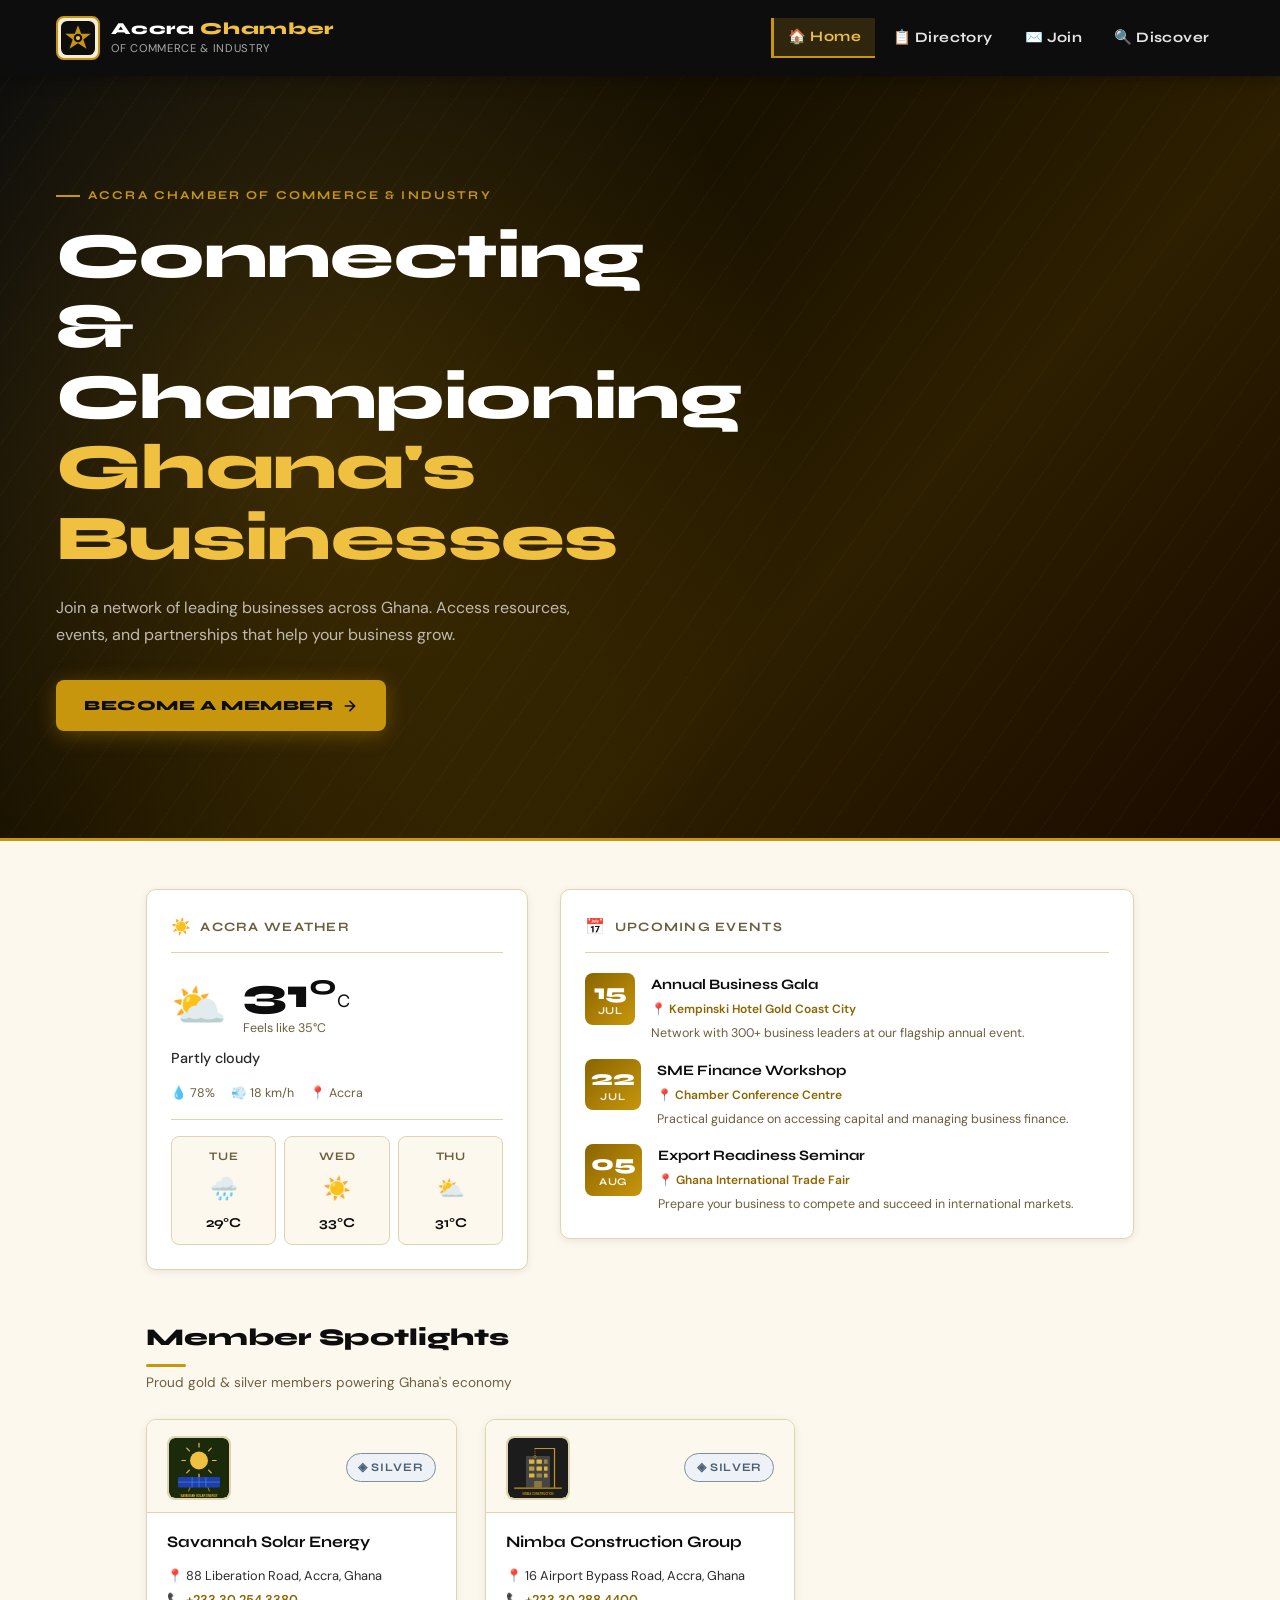
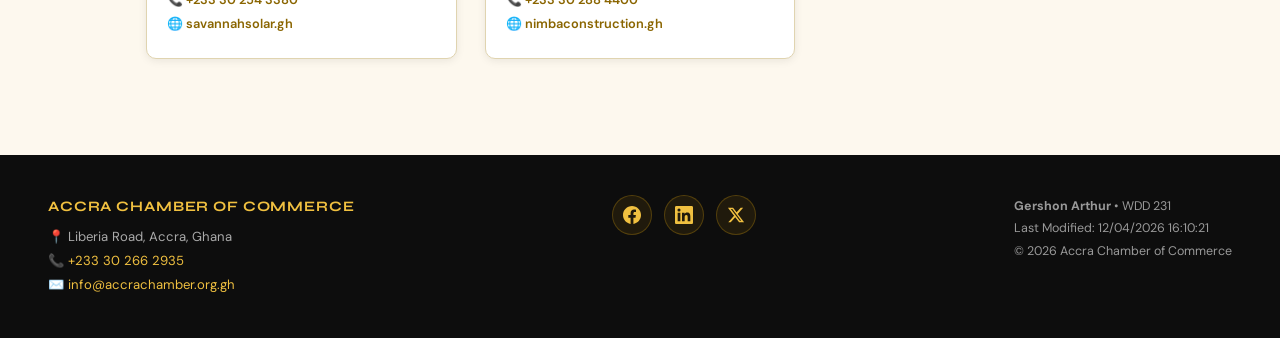
<file: chamber/index.html>
<!DOCTYPE html>
<html lang="en">
<head>
  <meta charset="UTF-8">
  <meta name="viewport" content="width=device-width, initial-scale=1.0">

  <!-- ── Primary Meta ───────────────────────────────── -->
  <title>Home | Accra Chamber of Commerce</title>
  <meta name="description" content="The Accra Chamber of Commerce connects and champions businesses across Ghana. Join us to grow your network and your business.">
  <meta name="author" content="Gershon Arthur">
  <meta name="robots" content="index, follow">

  <!-- ── Favicon ────────────────────────────────────── -->
  <link rel="icon" type="image/svg+xml" href="images/favicon.svg">
  <link rel="apple-touch-icon" href="images/favicon.svg">

  <!-- ── Facebook Open Graph Meta ───────────────────── -->
  <meta property="og:title"       content="Home | Accra Chamber of Commerce">
  <meta property="og:description" content="The Accra Chamber of Commerce connects and champions businesses across Ghana.">
  <meta property="og:image"       content="https://gershon-dev.github.io/wdd231/chamber/images/og-image.webp">
  <meta property="og:image:width"  content="1200">
  <meta property="og:image:height" content="630">
  <meta property="og:url"         content="https://gershon-dev.github.io/wdd231/chamber/index.html">
  <meta property="og:type"        content="website">
  <meta property="og:site_name"   content="Accra Chamber of Commerce">

  <!-- ── Google Fonts ───────────────────────────────── -->
  <link rel="preconnect" href="https://fonts.googleapis.com">
  <link rel="preconnect" href="https://fonts.gstatic.com" crossorigin>
  <link href="https://fonts.googleapis.com/css2?family=Syne:wght@400;600;700;800&family=DM+Sans:wght@300;400;500;600&display=swap" rel="stylesheet">

  <!-- ── CSS ────────────────────────────────────────── -->
  <link rel="stylesheet" href="styles/small.css">
  <link rel="stylesheet" href="styles/larger.css">

  <!-- Scripts -->
  <script src="scripts/navigation.js" defer></script>
  <script src="scripts/home.js" defer></script>
</head>
<body>

  <!-- Skip to main content -->
  <a href="#main-content" class="skip-link">Skip to main content</a>

  <!-- ===== HEADER ===== -->
  <header>
    <a href="./" class="logo-wrap" aria-label="Accra Chamber of Commerce Home">
      <img src="images/favicon.svg" alt="Accra Chamber of Commerce Logo" class="logo-img">
      <div>
        <div class="site-name">Accra <span>Chamber</span></div>
        <div class="site-tagline">of Commerce &amp; Industry</div>
      </div>
    </a>

    <button id="menu-btn"
            aria-label="Toggle navigation menu"
            aria-expanded="false"
            aria-controls="main-nav">
      <span></span>
      <span></span>
      <span></span>
    </button>

    <nav id="main-nav" aria-label="Main navigation">
      <a href="index.html" class="active" aria-current="page">🏠 Home</a>
      <a href="directory.html">📋 Directory</a>
      <a href="join.html">✉️ Join</a>
      <a href="discover.html">🔍 Discover</a>
    </nav>
  </header>

  <!-- ===== HERO ===== -->
  <section class="home-hero" aria-labelledby="hero-heading">
    <div class="home-hero__content">
      <p class="home-hero__eyebrow">Accra Chamber of Commerce &amp; Industry</p>
      <h1 id="hero-heading" class="home-hero__title">
        Connecting &amp; Championing
        <span>Ghana's Businesses</span>
      </h1>
      <p class="home-hero__sub">
        Join a network of leading businesses across Ghana. Access resources,
        events, and partnerships that help your business grow.
      </p>
      <a href="join.html" class="cta-btn">
        Become a Member
        <svg width="16" height="16" viewBox="0 0 24 24" fill="none" stroke="currentColor" stroke-width="2.5" stroke-linecap="round" stroke-linejoin="round" aria-hidden="true"><path d="M5 12h14M12 5l7 7-7 7"/></svg>
      </a>
    </div>
  </section>

  <!-- ===== MAIN ===== -->
  <main id="main-content">
    <div class="content-wrap">

      <!-- ── Home Grid ──────────────────────────────────── -->
    <div class="home-grid">

      <!-- Weather Card -->
      <section class="home-card weather-card" aria-labelledby="weather-heading">
        <h2 id="weather-heading" class="card-title">
          <span class="card-title__icon" aria-hidden="true">☀️</span>
          Accra Weather
        </h2>
        <div id="weather-current" class="weather-now">
          <p class="weather-loading" role="status">Loading weather…</p>
        </div>
        <div id="weather-forecast" class="weather-forecast" role="region" aria-label="3-day forecast"></div>
      </section>

      <!-- Events Card -->
      <section class="home-card events-card" aria-labelledby="events-heading">
        <h2 id="events-heading" class="card-title">
          <span class="card-title__icon" aria-hidden="true">📅</span>
          Upcoming Events
        </h2>
        <ul class="events-list" id="events-list">
          <li class="event-item">
            <time class="event-date" datetime="2025-07-15">
              <span class="event-date__day">15</span>
              <span class="event-date__month">Jul</span>
            </time>
            <div class="event-body">
              <h3 class="event-title">Annual Business Gala</h3>
              <p class="event-meta">📍 Kempinski Hotel Gold Coast City</p>
              <p class="event-desc">Network with 300+ business leaders at our flagship annual event.</p>
            </div>
          </li>
          <li class="event-item">
            <time class="event-date" datetime="2025-07-22">
              <span class="event-date__day">22</span>
              <span class="event-date__month">Jul</span>
            </time>
            <div class="event-body">
              <h3 class="event-title">SME Finance Workshop</h3>
              <p class="event-meta">📍 Chamber Conference Centre</p>
              <p class="event-desc">Practical guidance on accessing capital and managing business finance.</p>
            </div>
          </li>
          <li class="event-item">
            <time class="event-date" datetime="2025-08-05">
              <span class="event-date__day">05</span>
              <span class="event-date__month">Aug</span>
            </time>
            <div class="event-body">
              <h3 class="event-title">Export Readiness Seminar</h3>
              <p class="event-meta">📍 Ghana International Trade Fair</p>
              <p class="event-desc">Prepare your business to compete and succeed in international markets.</p>
            </div>
          </li>
        </ul>
      </section>

    </div><!-- /.home-grid -->

    <!-- ── Spotlights ─────────────────────────────────── -->
    <section class="spotlights-section" aria-labelledby="spotlights-heading">
      <div class="section-header">
        <h2 id="spotlights-heading" class="section-title">Member Spotlights</h2>
        <p class="section-sub">Proud gold &amp; silver members powering Ghana's economy</p>
      </div>
      <div id="spotlights-display" class="spotlights-grid" aria-live="polite">
        <p class="loading-msg" role="status">Loading spotlights…</p>
      </div>
    </section>

    </div><!-- /.content-wrap -->
  </main>

  <!-- ===== FOOTER ===== -->
  <footer>

    <div class="footer-contact">
      <h3>Accra Chamber of Commerce</h3>
      <p>📍 Liberia Road, Accra, Ghana</p>
      <p>📞 <a href="tel:+233302662935">+233 30 266 2935</a></p>
      <p>✉️ <a href="mailto:info@accrachamber.org.gh">info@accrachamber.org.gh</a></p>
    </div>

    <div class="social-links" role="navigation" aria-label="Social media links">
      <a href="https://facebook.com" target="_blank" rel="noopener noreferrer" aria-label="Facebook">
        <svg width="18" height="18" viewBox="0 0 24 24" fill="currentColor" aria-hidden="true">
          <path d="M24 12.073c0-6.627-5.373-12-12-12s-12 5.373-12 12c0 5.99 4.388 10.954 10.125 11.854v-8.385H7.078v-3.47h3.047V9.43c0-3.007 1.792-4.669 4.533-4.669 1.312 0 2.686.235 2.686.235v2.953H15.83c-1.491 0-1.956.925-1.956 1.874v2.25h3.328l-.532 3.47h-2.796v8.385C19.612 23.027 24 18.062 24 12.073z"/>
        </svg>
      </a>
      <a href="https://linkedin.com" target="_blank" rel="noopener noreferrer" aria-label="LinkedIn">
        <svg width="18" height="18" viewBox="0 0 24 24" fill="currentColor" aria-hidden="true">
          <path d="M20.447 20.452h-3.554v-5.569c0-1.328-.027-3.037-1.852-3.037-1.853 0-2.136 1.445-2.136 2.939v5.667H9.351V9h3.414v1.561h.046c.477-.9 1.637-1.85 3.37-1.85 3.601 0 4.267 2.37 4.267 5.455v6.286zM5.337 7.433a2.062 2.062 0 01-2.063-2.065 2.064 2.064 0 112.063 2.065zm1.782 13.019H3.555V9h3.564v11.452zM22.225 0H1.771C.792 0 0 .774 0 1.729v20.542C0 23.227.792 24 1.771 24h20.451C23.2 24 24 23.227 24 22.271V1.729C24 .774 23.2 0 22.222 0h.003z"/>
        </svg>
      </a>
      <a href="https://twitter.com" target="_blank" rel="noopener noreferrer" aria-label="Twitter / X">
        <svg width="18" height="18" viewBox="0 0 24 24" fill="currentColor" aria-hidden="true">
          <path d="M18.244 2.25h3.308l-7.227 8.26 8.502 11.24H16.17l-5.214-6.817L4.99 21.75H1.68l7.73-8.835L1.254 2.25H8.08l4.713 6.231zm-1.161 17.52h1.833L7.084 4.126H5.117z"/>
        </svg>
      </a>
    </div>

    <div class="footer-dev">
      <p><strong>Gershon Arthur</strong> &bull; WDD 231</p>
      <p id="last-modified"></p>
      <p>© <span id="current-year"></span> Accra Chamber of Commerce</p>
    </div>

  </footer>
</body>
</html>
</file>
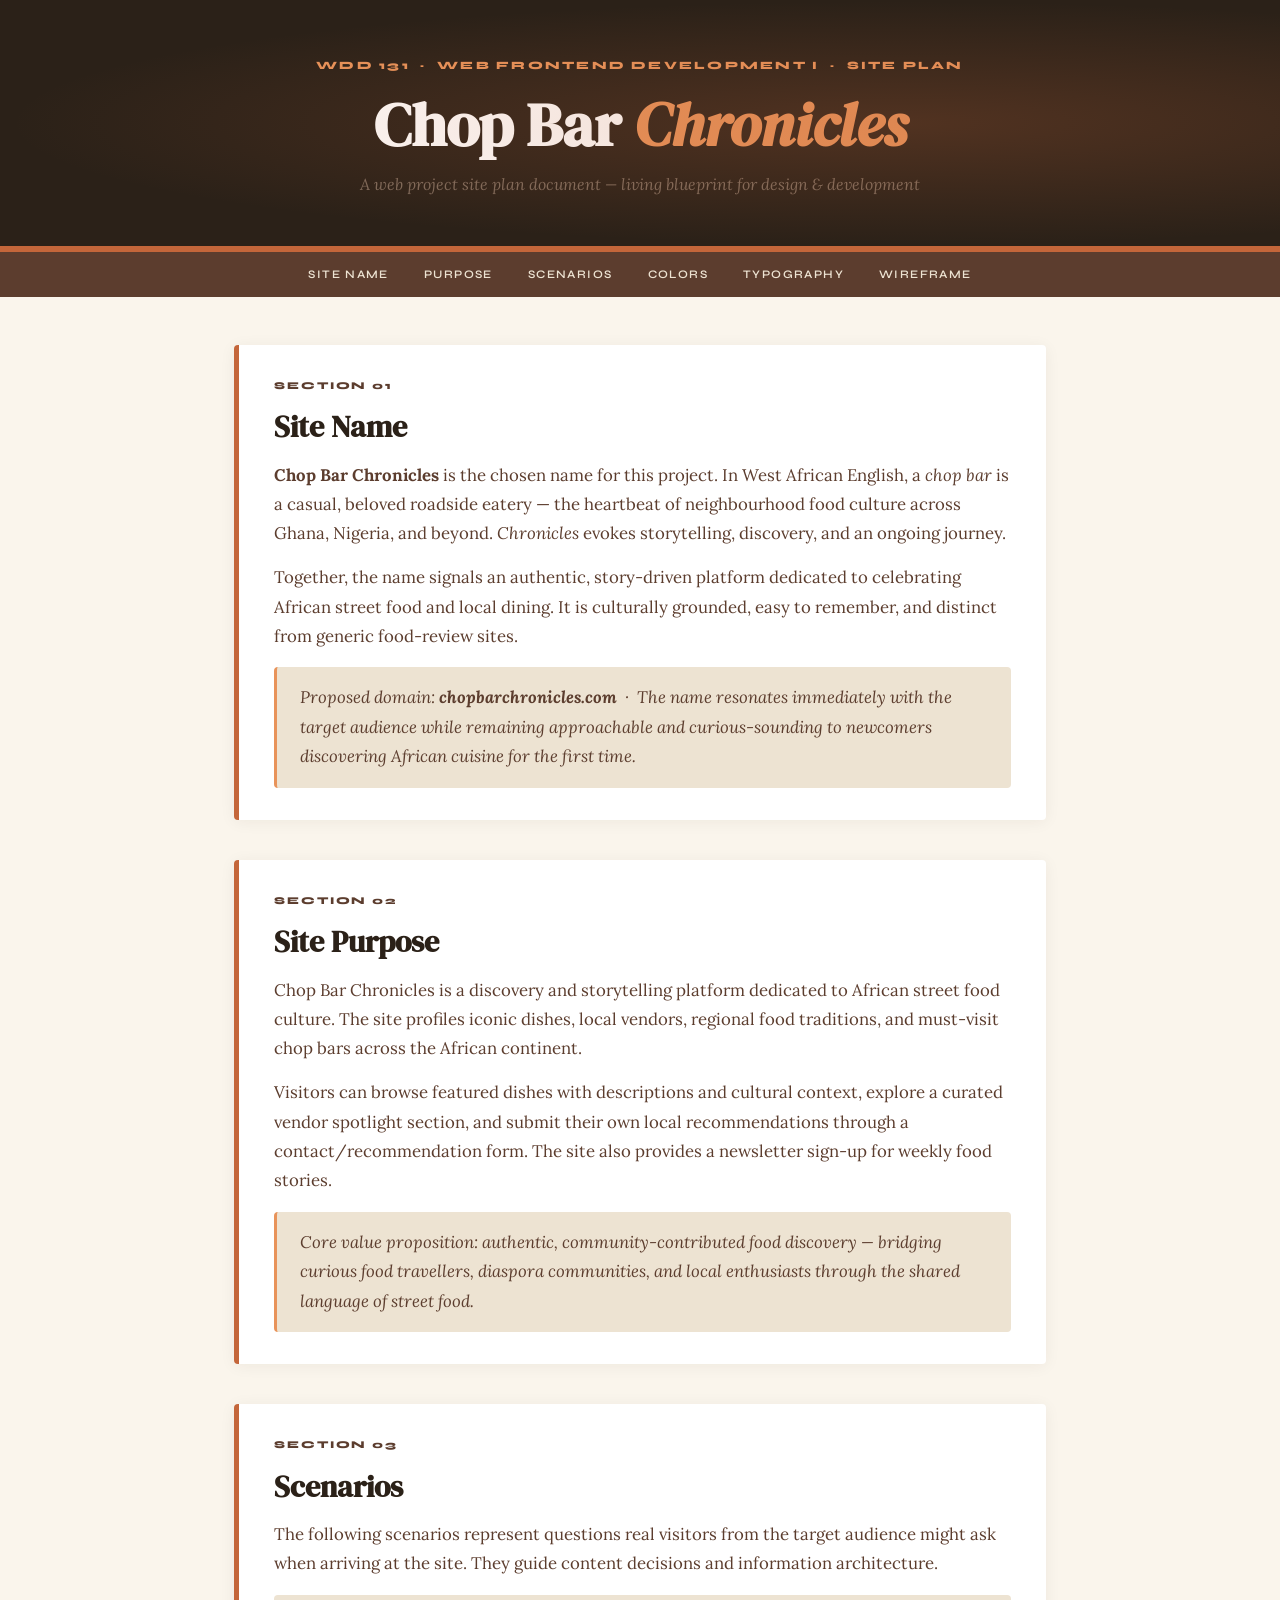
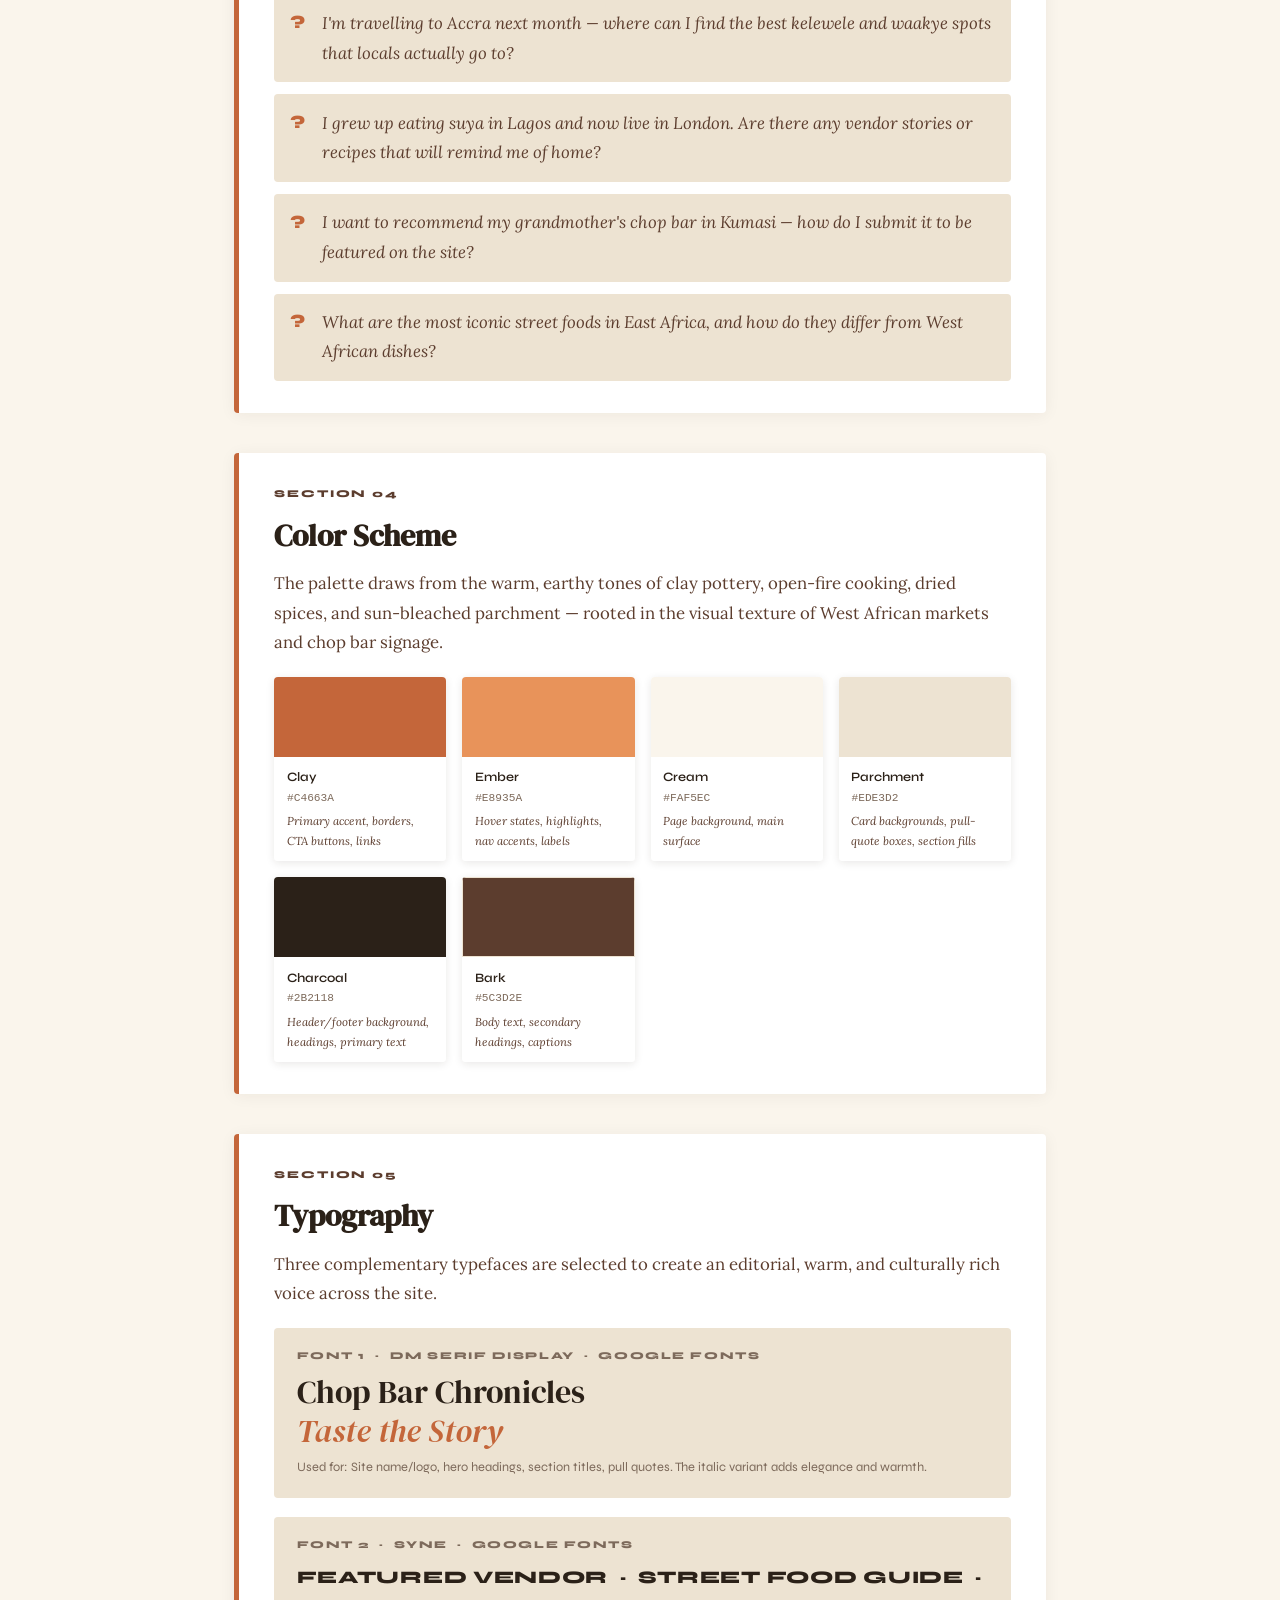
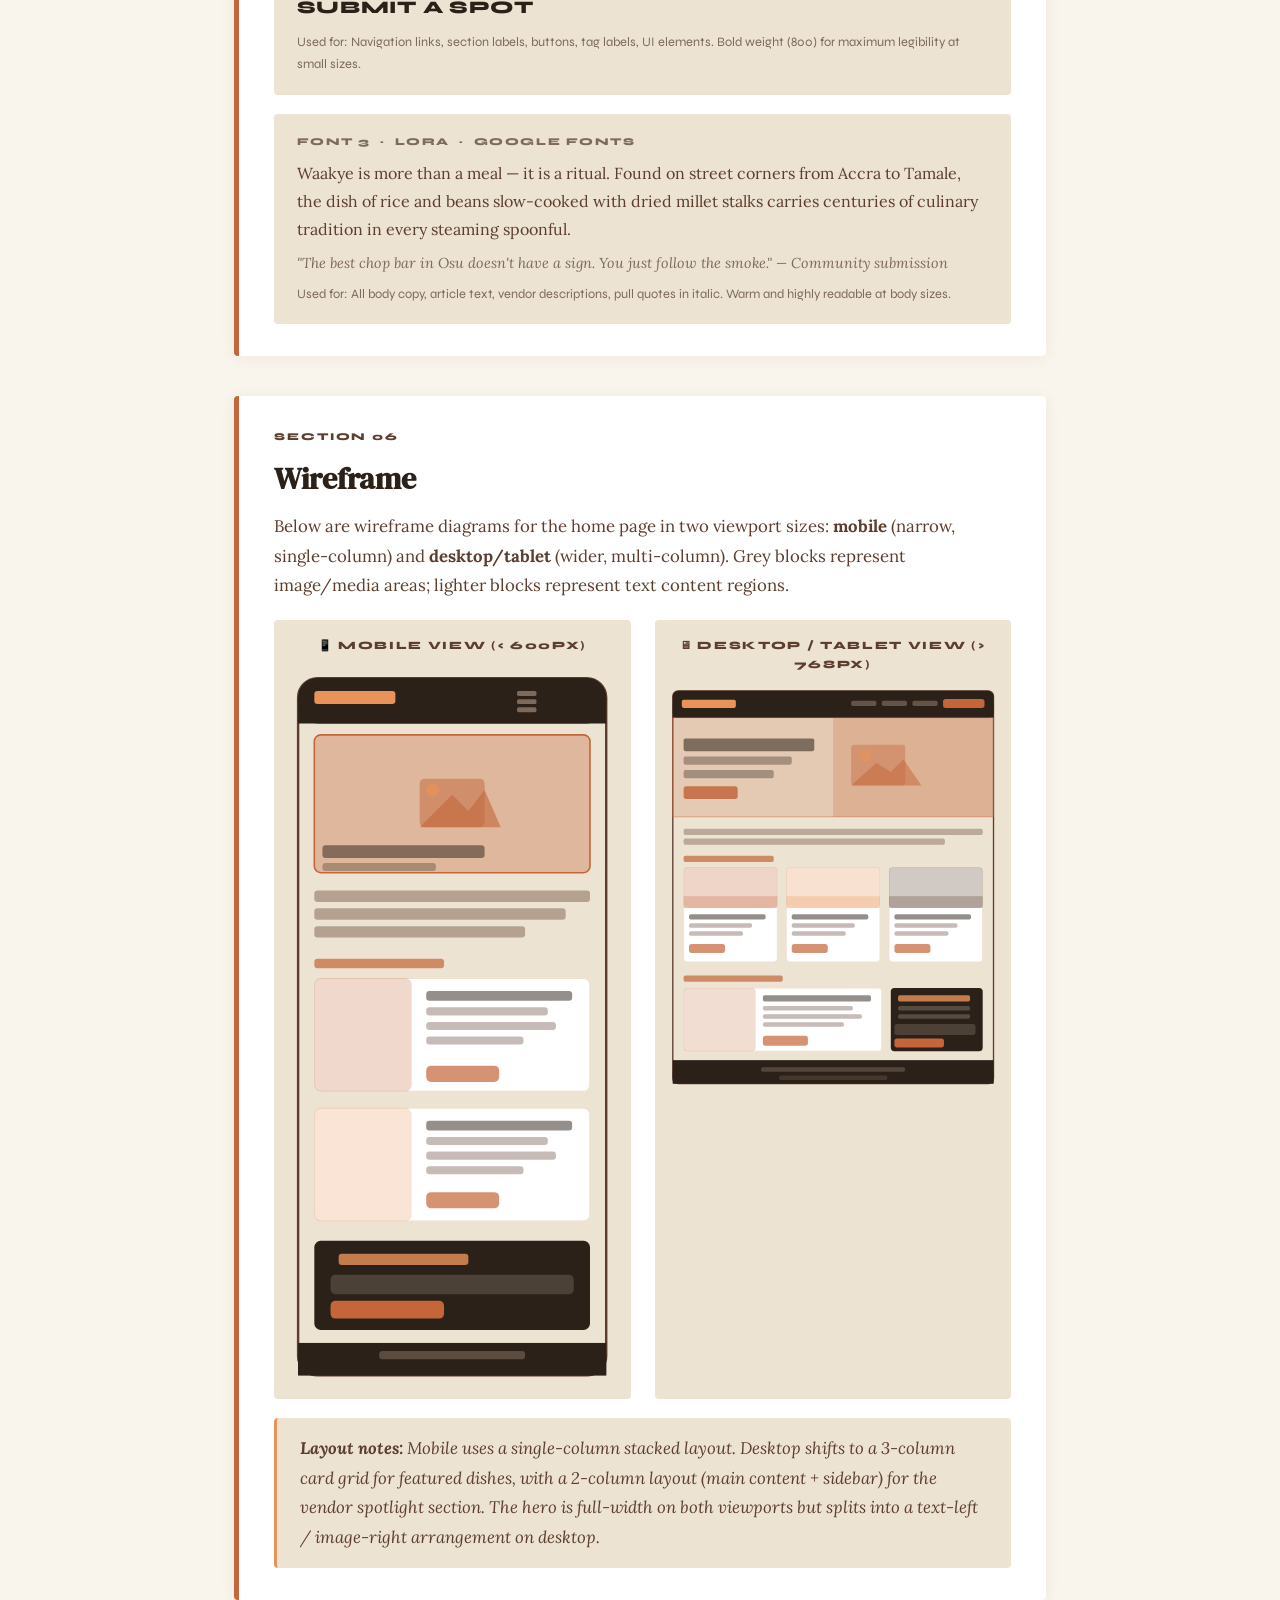
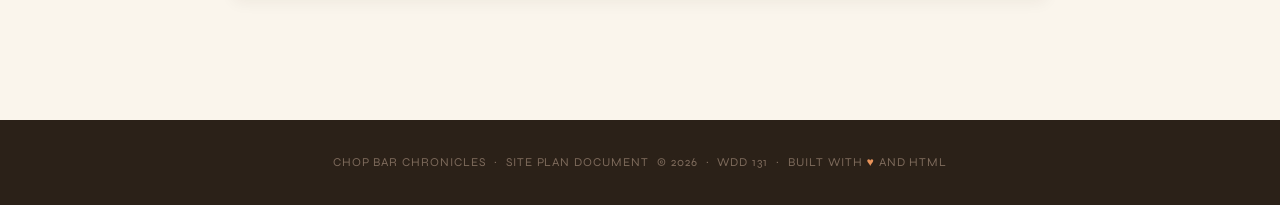
<file: site-plan.html>
<!DOCTYPE html>
<html lang="en">
<head>
  <meta charset="UTF-8">
  <meta name="viewport" content="width=device-width, initial-scale=1.0">
  <meta name="description" content="Site plan for Chop Bar Chronicles — a street food discovery platform celebrating African cuisine. Includes site name, purpose, scenarios, color scheme, typography, and wireframes.">
  <title>Site Plan – Chop Bar Chronicles</title>
  <link href="https://fonts.googleapis.com/css2?family=DM+Serif+Display:ital@0;1&family=Syne:wght@400;600;800&family=Lora:ital,wght@0,400;0,500;1,400&display=swap" rel="stylesheet">

  <style>
    /* ── TOKENS ── */
    :root {
      --clay:       #C4663A;
      --ember:      #E8935A;
      --cream:      #FAF5EC;
      --parchment:  #EDE3D2;
      --charcoal:   #2B2118;
      --bark:       #5C3D2E;
      --smoke:      #7D6A5B;
      --white:      #FFFFFF;

      --font-display: 'DM Serif Display', Georgia, serif;
      --font-heading: 'Syne', sans-serif;
      --font-body:    'Lora', Georgia, serif;

      --max-w: 860px;
      --radius: 4px;
      --gap: 2.5rem;
    }

    /* ── RESET & BASE ── */
    *, *::before, *::after { box-sizing: border-box; margin: 0; padding: 0; }

    html { scroll-behavior: smooth; }

    body {
      background-color: var(--cream);
      color: var(--charcoal);
      font-family: var(--font-body);
      font-size: 1.05rem;
      line-height: 1.75;
    }

    /* ── LAYOUT ── */
    .container {
      max-width: var(--max-w);
      margin: 0 auto;
      padding: 0 1.5rem;
    }

    /* ── HEADER ── */
    header {
      background-color: var(--charcoal);
      color: var(--cream);
      padding: 3.5rem 1.5rem 3rem;
      text-align: center;
      border-bottom: 6px solid var(--clay);
      position: relative;
      overflow: hidden;
    }

    header::before {
      content: '';
      position: absolute;
      inset: 0;
      background: radial-gradient(ellipse at 70% 50%, rgba(196,102,58,0.25) 0%, transparent 70%);
      pointer-events: none;
    }

    .header-label {
      font-family: var(--font-heading);
      font-size: 0.7rem;
      font-weight: 800;
      letter-spacing: 0.2em;
      text-transform: uppercase;
      color: var(--ember);
      margin-bottom: 1rem;
    }

    header h1 {
      font-family: var(--font-display);
      font-size: clamp(2.4rem, 6vw, 3.8rem);
      line-height: 1.1;
      color: var(--white);
      margin-bottom: 0.75rem;
    }

    header h1 em {
      color: var(--ember);
      font-style: italic;
    }

    .header-sub {
      font-family: var(--font-body);
      font-style: italic;
      color: var(--smoke);
      font-size: 1rem;
    }

    /* ── NAV ── */
    nav {
      background-color: var(--bark);
      position: sticky;
      top: 0;
      z-index: 100;
    }

    nav ul {
      display: flex;
      flex-wrap: wrap;
      justify-content: center;
      gap: 0;
      list-style: none;
      max-width: var(--max-w);
      margin: 0 auto;
    }

    nav a {
      display: block;
      padding: 0.75rem 1.1rem;
      font-family: var(--font-heading);
      font-size: 0.72rem;
      font-weight: 600;
      letter-spacing: 0.12em;
      text-transform: uppercase;
      color: var(--parchment);
      text-decoration: none;
      transition: color 0.2s, background 0.2s;
    }

    nav a:hover {
      color: var(--white);
      background-color: var(--clay);
    }

    /* ── MAIN ── */
    main {
      padding: 3rem 0 5rem;
    }

    /* ── SECTION ── */
    .section {
      margin-bottom: var(--gap);
      scroll-margin-top: 3.5rem;
    }

    .section-inner {
      background: var(--white);
      border-radius: var(--radius);
      border-left: 5px solid var(--clay);
      padding: 2rem 2.2rem;
      box-shadow: 0 2px 16px rgba(43,33,24,0.06);
    }

    .section-number {
      font-family: var(--font-heading);
      font-size: 0.65rem;
      font-weight: 800;
      letter-spacing: 0.18em;
      text-transform: uppercase;
      color: var(--ember);
      margin-bottom: 0.4rem;
    }

    .section h2 {
      font-family: var(--font-display);
      font-size: 1.85rem;
      color: var(--charcoal);
      margin-bottom: 1rem;
      line-height: 1.2;
    }

    .section p {
      color: var(--bark);
      margin-bottom: 0.9rem;
    }

    .section p:last-child { margin-bottom: 0; }

    /* ── HIGHLIGHT BOX ── */
    .highlight {
      background: var(--parchment);
      border-radius: var(--radius);
      padding: 1rem 1.4rem;
      margin-top: 1rem;
      font-style: italic;
      color: var(--bark);
      border-left: 3px solid var(--ember);
    }

    /* ── SCENARIOS ── */
    .scenarios-list {
      list-style: none;
      margin-top: 1rem;
      display: flex;
      flex-direction: column;
      gap: 0.75rem;
    }

    .scenarios-list li {
      background: var(--parchment);
      border-radius: var(--radius);
      padding: 0.9rem 1.2rem 0.9rem 3rem;
      position: relative;
      color: var(--bark);
      font-style: italic;
    }

    .scenarios-list li::before {
      content: '?';
      position: absolute;
      left: 1rem;
      top: 0.85rem;
      font-family: var(--font-heading);
      font-weight: 800;
      font-size: 1.1rem;
      color: var(--clay);
      font-style: normal;
    }

    /* ── COLOR PALETTE ── */
    .palette {
      display: grid;
      grid-template-columns: repeat(auto-fill, minmax(150px, 1fr));
      gap: 1rem;
      margin-top: 1.2rem;
    }

    .swatch {
      border-radius: var(--radius);
      overflow: hidden;
      box-shadow: 0 2px 8px rgba(43,33,24,0.1);
    }

    .swatch-color {
      height: 80px;
    }

    .swatch-info {
      padding: 0.6rem 0.8rem;
      background: var(--white);
    }

    .swatch-name {
      font-family: var(--font-heading);
      font-weight: 600;
      font-size: 0.8rem;
      color: var(--charcoal);
    }

    .swatch-hex {
      font-size: 0.7rem;
      color: var(--smoke);
      font-family: monospace;
    }

    .swatch-use {
      font-size: 0.72rem;
      color: var(--bark);
      margin-top: 0.2rem;
      font-style: italic;
    }

    /* ── TYPOGRAPHY ── */
    .type-samples {
      display: flex;
      flex-direction: column;
      gap: 1.2rem;
      margin-top: 1.2rem;
    }

    .type-sample {
      background: var(--parchment);
      border-radius: var(--radius);
      padding: 1.2rem 1.4rem;
    }

    .type-label {
      font-family: var(--font-heading);
      font-size: 0.65rem;
      font-weight: 800;
      text-transform: uppercase;
      letter-spacing: 0.15em;
      color: var(--smoke);
      margin-bottom: 0.5rem;
    }

    .type-demo-display {
      font-family: var(--font-display);
      font-size: 2rem;
      color: var(--charcoal);
      line-height: 1.2;
    }

    .type-demo-heading {
      font-family: var(--font-heading);
      font-size: 1.1rem;
      font-weight: 800;
      letter-spacing: 0.04em;
      text-transform: uppercase;
      color: var(--charcoal);
    }

    .type-demo-body {
      font-family: var(--font-body);
      font-size: 1rem;
      color: var(--bark);
      line-height: 1.75;
    }

    .type-usage {
      font-size: 0.8rem;
      color: var(--smoke);
      margin-top: 0.4rem;
      font-family: var(--font-heading);
    }

    /* ── WIREFRAMES ── */
    .wireframes {
      display: grid;
      grid-template-columns: 1fr 1fr;
      gap: 1.5rem;
      margin-top: 1.2rem;
    }

    @media (max-width: 600px) {
      .wireframes { grid-template-columns: 1fr; }
    }

    .wireframe-card {
      background: var(--parchment);
      border-radius: var(--radius);
      padding: 1rem;
    }

    .wireframe-title {
      font-family: var(--font-heading);
      font-size: 0.7rem;
      font-weight: 800;
      text-transform: uppercase;
      letter-spacing: 0.15em;
      color: var(--smoke);
      margin-bottom: 0.75rem;
      text-align: center;
    }

    /* SVG wireframes are inline below */
    .wireframe-card svg {
      width: 100%;
      height: auto;
      display: block;
      border-radius: 2px;
    }

    /* ── FOOTER ── */
    footer {
      background-color: var(--charcoal);
      color: var(--smoke);
      text-align: center;
      padding: 2rem 1.5rem;
      font-family: var(--font-heading);
      font-size: 0.75rem;
      letter-spacing: 0.08em;
      text-transform: uppercase;
    }

    footer span { color: var(--ember); }

    /* ── SWATCH COLORS ── */
    .sw-clay     { background: #C4663A; }
    .sw-ember    { background: #E8935A; }
    .sw-cream    { background: #FAF5EC; }
    .sw-parchment{ background: #EDE3D2; }
    .sw-charcoal { background: #2B2118; }
    .sw-bark     { background: #5C3D2E; border: 1px solid #EDE3D2; }

    /* ── TYPE DEMO OVERRIDES ── */
    .type-demo-display--italic {
      font-family: var(--font-display);
      font-size: 2rem;
      color: var(--clay);
      line-height: 1.2;
      font-style: italic;
    }
    .type-demo-body--quote {
      font-family: var(--font-body);
      font-size: 0.9rem;
      color: var(--smoke);
      margin-top: 0.5rem;
      font-style: italic;
      line-height: 1.75;
    }
    .highlight--top { margin-top: 1.2rem; }

    /* ── RESPONSIVE ── */
    @media (max-width: 600px) {
      .section-inner { padding: 1.4rem 1.2rem; }
      header { padding: 2.5rem 1rem 2rem; }
    }
  </style>
</head>
<body>

  <!-- ═══════════ HEADER ═══════════ -->
  <header>
    <p class="header-label">WDD 131 &nbsp;·&nbsp; Web Frontend Development I &nbsp;·&nbsp; Site Plan</p>
    <h1>Chop Bar <em>Chronicles</em></h1>
    <p class="header-sub">A web project site plan document &mdash; living blueprint for design &amp; development</p>
  </header>

  <!-- ═══════════ NAV ═══════════ -->
  <nav aria-label="Site plan sections">
    <ul>
      <li><a href="#site-name">Site Name</a></li>
      <li><a href="#purpose">Purpose</a></li>
      <li><a href="#scenarios">Scenarios</a></li>
      <li><a href="#colors">Colors</a></li>
      <li><a href="#typography">Typography</a></li>
      <li><a href="#wireframe">Wireframe</a></li>
    </ul>
  </nav>

  <!-- ═══════════ MAIN ═══════════ -->
  <main>
    <div class="container">

      <!-- 1 · SITE NAME -->
      <section class="section" id="site-name">
        <div class="section-inner">
          <p class="section-number">Section 01</p>
          <h2>Site Name</h2>
          <p>
            <strong>Chop Bar Chronicles</strong> is the chosen name for this project. In West African English, a <em>chop bar</em> is a casual, beloved roadside eatery — the heartbeat of neighbourhood food culture across Ghana, Nigeria, and beyond. <em>Chronicles</em> evokes storytelling, discovery, and an ongoing journey.
          </p>
          <p>
            Together, the name signals an authentic, story-driven platform dedicated to celebrating African street food and local dining. It is culturally grounded, easy to remember, and distinct from generic food-review sites.
          </p>
          <div class="highlight">
            Proposed domain: <strong>chopbarchronicles.com</strong> &nbsp;·&nbsp; The name resonates immediately with the target audience while remaining approachable and curious-sounding to newcomers discovering African cuisine for the first time.
          </div>
        </div>
      </section>

      <!-- 2 · PURPOSE -->
      <section class="section" id="purpose">
        <div class="section-inner">
          <p class="section-number">Section 02</p>
          <h2>Site Purpose</h2>
          <p>
            Chop Bar Chronicles is a discovery and storytelling platform dedicated to African street food culture. The site profiles iconic dishes, local vendors, regional food traditions, and must-visit chop bars across the African continent.
          </p>
          <p>
            Visitors can browse featured dishes with descriptions and cultural context, explore a curated vendor spotlight section, and submit their own local recommendations through a contact/recommendation form. The site also provides a newsletter sign-up for weekly food stories.
          </p>
          <div class="highlight">
            Core value proposition: authentic, community-contributed food discovery — bridging curious food travellers, diaspora communities, and local enthusiasts through the shared language of street food.
          </div>
        </div>
      </section>

      <!-- 3 · SCENARIOS -->
      <section class="section" id="scenarios">
        <div class="section-inner">
          <p class="section-number">Section 03</p>
          <h2>Scenarios</h2>
          <p>The following scenarios represent questions real visitors from the target audience might ask when arriving at the site. They guide content decisions and information architecture.</p>
          <ul class="scenarios-list">
            <li>I'm travelling to Accra next month — where can I find the best kelewele and waakye spots that locals actually go to?</li>
            <li>I grew up eating suya in Lagos and now live in London. Are there any vendor stories or recipes that will remind me of home?</li>
            <li>I want to recommend my grandmother's chop bar in Kumasi — how do I submit it to be featured on the site?</li>
            <li>What are the most iconic street foods in East Africa, and how do they differ from West African dishes?</li>
          </ul>
        </div>
      </section>

      <!-- 4 · COLOR SCHEME -->
      <section class="section" id="colors">
        <div class="section-inner">
          <p class="section-number">Section 04</p>
          <h2>Color Scheme</h2>
          <p>
            The palette draws from the warm, earthy tones of clay pottery, open-fire cooking, dried spices, and sun-bleached parchment — rooted in the visual texture of West African markets and chop bar signage.
          </p>

          <div class="palette">

            <div class="swatch">
              <div class="swatch-color sw-clay"></div>
              <div class="swatch-info">
                <div class="swatch-name">Clay</div>
                <div class="swatch-hex">#C4663A</div>
                <div class="swatch-use">Primary accent, borders, CTA buttons, links</div>
              </div>
            </div>

            <div class="swatch">
              <div class="swatch-color sw-ember"></div>
              <div class="swatch-info">
                <div class="swatch-name">Ember</div>
                <div class="swatch-hex">#E8935A</div>
                <div class="swatch-use">Hover states, highlights, nav accents, labels</div>
              </div>
            </div>

            <div class="swatch">
              <div class="swatch-color sw-cream"></div>
              <div class="swatch-info">
                <div class="swatch-name">Cream</div>
                <div class="swatch-hex">#FAF5EC</div>
                <div class="swatch-use">Page background, main surface</div>
              </div>
            </div>

            <div class="swatch">
              <div class="swatch-color sw-parchment"></div>
              <div class="swatch-info">
                <div class="swatch-name">Parchment</div>
                <div class="swatch-hex">#EDE3D2</div>
                <div class="swatch-use">Card backgrounds, pull-quote boxes, section fills</div>
              </div>
            </div>

            <div class="swatch">
              <div class="swatch-color sw-charcoal"></div>
              <div class="swatch-info">
                <div class="swatch-name">Charcoal</div>
                <div class="swatch-hex">#2B2118</div>
                <div class="swatch-use">Header/footer background, headings, primary text</div>
              </div>
            </div>

            <div class="swatch">
              <div class="swatch-color sw-bark"></div>
              <div class="swatch-info">
                <div class="swatch-name">Bark</div>
                <div class="swatch-hex">#5C3D2E</div>
                <div class="swatch-use">Body text, secondary headings, captions</div>
              </div>
            </div>

          </div>
        </div>
      </section>

      <!-- 5 · TYPOGRAPHY -->
      <section class="section" id="typography">
        <div class="section-inner">
          <p class="section-number">Section 05</p>
          <h2>Typography</h2>
          <p>Three complementary typefaces are selected to create an editorial, warm, and culturally rich voice across the site.</p>

          <div class="type-samples">

            <div class="type-sample">
              <div class="type-label">Font 1 &nbsp;·&nbsp; DM Serif Display &nbsp;·&nbsp; Google Fonts</div>
              <div class="type-demo-display">Chop Bar Chronicles</div>
              <div class="type-demo-display--italic">Taste the Story</div>
              <div class="type-usage">Used for: Site name/logo, hero headings, section titles, pull quotes. The italic variant adds elegance and warmth.</div>
            </div>

            <div class="type-sample">
              <div class="type-label">Font 2 &nbsp;·&nbsp; Syne &nbsp;·&nbsp; Google Fonts</div>
              <div class="type-demo-heading">Featured Vendor &nbsp;·&nbsp; Street Food Guide &nbsp;·&nbsp; Submit a Spot</div>
              <div class="type-usage">Used for: Navigation links, section labels, buttons, tag labels, UI elements. Bold weight (800) for maximum legibility at small sizes.</div>
            </div>

            <div class="type-sample">
              <div class="type-label">Font 3 &nbsp;·&nbsp; Lora &nbsp;·&nbsp; Google Fonts</div>
              <div class="type-demo-body">
                Waakye is more than a meal — it is a ritual. Found on street corners from Accra to Tamale, the dish of rice and beans slow-cooked with dried millet stalks carries centuries of culinary tradition in every steaming spoonful.
              </div>
              <div class="type-demo-body--quote">"The best chop bar in Osu doesn't have a sign. You just follow the smoke." — Community submission</div>
              <div class="type-usage">Used for: All body copy, article text, vendor descriptions, pull quotes in italic. Warm and highly readable at body sizes.</div>
            </div>

          </div>
        </div>
      </section>

      <!-- 6 · WIREFRAME -->
      <section class="section" id="wireframe">
        <div class="section-inner">
          <p class="section-number">Section 06</p>
          <h2>Wireframe</h2>
          <p>
            Below are wireframe diagrams for the home page in two viewport sizes: <strong>mobile</strong> (narrow, single-column) and <strong>desktop/tablet</strong> (wider, multi-column). Grey blocks represent image/media areas; lighter blocks represent text content regions.
          </p>

          <div class="wireframes">

            <!-- MOBILE WIREFRAME -->
            <div class="wireframe-card">
              <p class="wireframe-title">📱 Mobile View (&lt; 600px)</p>
              <svg viewBox="0 0 200 440" xmlns="http://www.w3.org/2000/svg" role="img" aria-labelledby="wf-mobile-title">
                <title id="wf-mobile-title">Mobile wireframe for Chop Bar Chronicles home page</title>
                <!-- Phone frame -->
                <rect x="5" y="5" width="190" height="430" rx="12" fill="#EDE3D2" stroke="#5C3D2E" stroke-width="1.5"/>

                <!-- NAV BAR -->
                <rect x="5" y="5" width="190" height="28" rx="12" fill="#2B2118"/>
                <rect x="5" y="17" width="190" height="16" fill="#2B2118"/>
                <rect x="15" y="13" width="50" height="8" rx="2" fill="#E8935A"/>
                <rect x="140" y="13" width="12" height="3" rx="1" fill="#7D6A5B"/>
                <rect x="140" y="18" width="12" height="3" rx="1" fill="#7D6A5B"/>
                <rect x="140" y="23" width="12" height="3" rx="1" fill="#7D6A5B"/>

                <!-- HERO IMAGE -->
                <rect x="15" y="40" width="170" height="85" rx="4" fill="#C4663A" opacity="0.35"/>
                <rect x="15" y="40" width="170" height="85" rx="4" fill="none" stroke="#C4663A" stroke-width="1"/>
                <!-- image icon -->
                <rect x="80" y="67" width="40" height="30" rx="3" fill="#C4663A" opacity="0.5"/>
                <circle cx="88" cy="74" r="4" fill="#E8935A" opacity="0.7"/>
                <polygon points="80,97 100,77 110,87 120,74 130,97" fill="#C4663A" opacity="0.6"/>
                <!-- hero text overlay -->
                <rect x="20" y="108" width="100" height="8" rx="2" fill="#2B2118" opacity="0.5"/>
                <rect x="20" y="119" width="70" height="5" rx="2" fill="#2B2118" opacity="0.3"/>

                <!-- INTRO TEXT -->
                <rect x="15" y="136" width="170" height="7" rx="2" fill="#5C3D2E" opacity="0.4"/>
                <rect x="15" y="147" width="155" height="7" rx="2" fill="#5C3D2E" opacity="0.4"/>
                <rect x="15" y="158" width="130" height="7" rx="2" fill="#5C3D2E" opacity="0.4"/>

                <!-- SECTION LABEL -->
                <rect x="15" y="178" width="80" height="6" rx="2" fill="#C4663A" opacity="0.7"/>

                <!-- CARD 1 -->
                <rect x="15" y="190" width="170" height="70" rx="4" fill="#FFFFFF" stroke="#EDE3D2" stroke-width="1"/>
                <rect x="15" y="190" width="60" height="70" rx="4" fill="#C4663A" opacity="0.25"/>
                <rect x="84" y="198" width="90" height="6" rx="2" fill="#2B2118" opacity="0.5"/>
                <rect x="84" y="208" width="75" height="5" rx="2" fill="#5C3D2E" opacity="0.35"/>
                <rect x="84" y="217" width="80" height="5" rx="2" fill="#5C3D2E" opacity="0.35"/>
                <rect x="84" y="226" width="60" height="5" rx="2" fill="#5C3D2E" opacity="0.35"/>
                <rect x="84" y="244" width="45" height="10" rx="3" fill="#C4663A" opacity="0.7"/>

                <!-- CARD 2 -->
                <rect x="15" y="270" width="170" height="70" rx="4" fill="#FFFFFF" stroke="#EDE3D2" stroke-width="1"/>
                <rect x="15" y="270" width="60" height="70" rx="4" fill="#E8935A" opacity="0.25"/>
                <rect x="84" y="278" width="90" height="6" rx="2" fill="#2B2118" opacity="0.5"/>
                <rect x="84" y="288" width="75" height="5" rx="2" fill="#5C3D2E" opacity="0.35"/>
                <rect x="84" y="297" width="80" height="5" rx="2" fill="#5C3D2E" opacity="0.35"/>
                <rect x="84" y="306" width="60" height="5" rx="2" fill="#5C3D2E" opacity="0.35"/>
                <rect x="84" y="322" width="45" height="10" rx="3" fill="#C4663A" opacity="0.7"/>

                <!-- NEWSLETTER -->
                <rect x="15" y="352" width="170" height="55" rx="4" fill="#2B2118"/>
                <rect x="30" y="360" width="80" height="7" rx="2" fill="#E8935A" opacity="0.8"/>
                <rect x="25" y="373" width="150" height="12" rx="3" fill="#FAF5EC" opacity="0.15"/>
                <rect x="25" y="389" width="70" height="11" rx="3" fill="#C4663A"/>

                <!-- FOOTER -->
                <rect x="5" y="415" width="190" height="20" rx="0" fill="#2B2118"/>
                <rect x="5" y="423" width="190" height="12" rx="0" fill="#2B2118"/>
                <rect x="55" y="420" width="90" height="5" rx="2" fill="#7D6A5B" opacity="0.6"/>
              </svg>
            </div>

            <!-- DESKTOP WIREFRAME -->
            <div class="wireframe-card">
              <p class="wireframe-title">🖥 Desktop / Tablet View (&gt; 768px)</p>
              <svg viewBox="0 0 360 440" xmlns="http://www.w3.org/2000/svg" role="img" aria-labelledby="wf-desktop-title">
                <title id="wf-desktop-title">Desktop wireframe for Chop Bar Chronicles home page</title>
                <!-- Browser frame -->
                <rect x="2" y="2" width="356" height="436" rx="6" fill="#EDE3D2" stroke="#5C3D2E" stroke-width="1.5"/>

                <!-- TOPBAR / NAV -->
                <rect x="2" y="2" width="356" height="30" rx="6" fill="#2B2118"/>
                <rect x="2" y="16" width="356" height="16" fill="#2B2118"/>
                <rect x="12" y="12" width="60" height="9" rx="2" fill="#E8935A"/>
                <!-- nav links right -->
                <rect x="200" y="13" width="28" height="6" rx="2" fill="#7D6A5B" opacity="0.7"/>
                <rect x="234" y="13" width="28" height="6" rx="2" fill="#7D6A5B" opacity="0.7"/>
                <rect x="268" y="13" width="28" height="6" rx="2" fill="#7D6A5B" opacity="0.7"/>
                <rect x="302" y="11" width="46" height="10" rx="3" fill="#C4663A"/>

                <!-- HERO (full-width) -->
                <rect x="2" y="32" width="356" height="110" fill="#C4663A" opacity="0.2"/>
                <rect x="2" y="32" width="356" height="110" fill="none" stroke="#C4663A" stroke-width="0.5"/>
                <!-- image rep -->
                <rect x="180" y="32" width="178" height="110" fill="#C4663A" opacity="0.25"/>
                <rect x="200" y="62" width="60" height="45" rx="3" fill="#C4663A" opacity="0.4"/>
                <circle cx="215" cy="74" r="7" fill="#E8935A" opacity="0.6"/>
                <polygon points="200,107 228,82 244,92 258,78 278,107" fill="#C4663A" opacity="0.5"/>
                <!-- hero text left -->
                <rect x="14" y="55" width="145" height="14" rx="2" fill="#2B2118" opacity="0.55"/>
                <rect x="14" y="75" width="120" height="9" rx="2" fill="#2B2118" opacity="0.35"/>
                <rect x="14" y="90" width="100" height="9" rx="2" fill="#2B2118" opacity="0.35"/>
                <rect x="14" y="108" width="60" height="14" rx="3" fill="#C4663A" opacity="0.85"/>

                <!-- INTRO TEXT ROW -->
                <rect x="14" y="155" width="332" height="7" rx="2" fill="#5C3D2E" opacity="0.35"/>
                <rect x="14" y="166" width="290" height="7" rx="2" fill="#5C3D2E" opacity="0.35"/>

                <!-- SECTION LABEL -->
                <rect x="14" y="185" width="100" height="7" rx="2" fill="#C4663A" opacity="0.7"/>

                <!-- 3-COLUMN CARDS -->
                <!-- Card 1 -->
                <rect x="14" y="198" width="104" height="105" rx="4" fill="#FFFFFF" stroke="#EDE3D2" stroke-width="1"/>
                <rect x="14" y="198" width="104" height="45" rx="4" fill="#C4663A" opacity="0.28"/>
                <rect x="14" y="230" width="104" height="13" fill="#C4663A" opacity="0.28"/>
                <rect x="20" y="250" width="85" height="6" rx="2" fill="#2B2118" opacity="0.5"/>
                <rect x="20" y="260" width="70" height="5" rx="2" fill="#5C3D2E" opacity="0.35"/>
                <rect x="20" y="269" width="60" height="5" rx="2" fill="#5C3D2E" opacity="0.35"/>
                <rect x="20" y="283" width="40" height="10" rx="3" fill="#C4663A" opacity="0.7"/>

                <!-- Card 2 -->
                <rect x="128" y="198" width="104" height="105" rx="4" fill="#FFFFFF" stroke="#EDE3D2" stroke-width="1"/>
                <rect x="128" y="198" width="104" height="45" rx="4" fill="#E8935A" opacity="0.28"/>
                <rect x="128" y="230" width="104" height="13" fill="#E8935A" opacity="0.28"/>
                <rect x="134" y="250" width="85" height="6" rx="2" fill="#2B2118" opacity="0.5"/>
                <rect x="134" y="260" width="70" height="5" rx="2" fill="#5C3D2E" opacity="0.35"/>
                <rect x="134" y="269" width="60" height="5" rx="2" fill="#5C3D2E" opacity="0.35"/>
                <rect x="134" y="283" width="40" height="10" rx="3" fill="#C4663A" opacity="0.7"/>

                <!-- Card 3 -->
                <rect x="242" y="198" width="104" height="105" rx="4" fill="#FFFFFF" stroke="#EDE3D2" stroke-width="1"/>
                <rect x="242" y="198" width="104" height="45" rx="4" fill="#5C3D2E" opacity="0.28"/>
                <rect x="242" y="230" width="104" height="13" fill="#5C3D2E" opacity="0.28"/>
                <rect x="248" y="250" width="85" height="6" rx="2" fill="#2B2118" opacity="0.5"/>
                <rect x="248" y="260" width="70" height="5" rx="2" fill="#5C3D2E" opacity="0.35"/>
                <rect x="248" y="269" width="60" height="5" rx="2" fill="#5C3D2E" opacity="0.35"/>
                <rect x="248" y="283" width="40" height="10" rx="3" fill="#C4663A" opacity="0.7"/>

                <!-- SECTION LABEL 2 -->
                <rect x="14" y="318" width="110" height="7" rx="2" fill="#C4663A" opacity="0.7"/>

                <!-- 2-COL LAYOUT (vendor + sidebar) -->
                <!-- Main vendor block -->
                <rect x="14" y="332" width="220" height="70" rx="4" fill="#FFFFFF" stroke="#EDE3D2" stroke-width="1"/>
                <rect x="14" y="332" width="80" height="70" rx="4" fill="#C4663A" opacity="0.22"/>
                <rect x="102" y="340" width="120" height="7" rx="2" fill="#2B2118" opacity="0.5"/>
                <rect x="102" y="352" width="100" height="5" rx="2" fill="#5C3D2E" opacity="0.35"/>
                <rect x="102" y="361" width="110" height="5" rx="2" fill="#5C3D2E" opacity="0.35"/>
                <rect x="102" y="370" width="90" height="5" rx="2" fill="#5C3D2E" opacity="0.35"/>
                <rect x="102" y="385" width="50" height="11" rx="3" fill="#C4663A" opacity="0.7"/>

                <!-- Sidebar newsletter -->
                <rect x="244" y="332" width="102" height="70" rx="4" fill="#2B2118"/>
                <rect x="252" y="340" width="80" height="7" rx="2" fill="#E8935A" opacity="0.8"/>
                <rect x="252" y="352" width="80" height="5" rx="2" fill="#FAF5EC" opacity="0.2"/>
                <rect x="252" y="361" width="80" height="5" rx="2" fill="#FAF5EC" opacity="0.2"/>
                <rect x="248" y="372" width="90" height="12" rx="3" fill="#FAF5EC" opacity="0.15"/>
                <rect x="248" y="388" width="55" height="10" rx="3" fill="#C4663A"/>

                <!-- FOOTER -->
                <rect x="2" y="412" width="356" height="26" rx="0" fill="#2B2118"/>
                <rect x="2" y="424" width="356" height="14" rx="0" fill="#2B2118"/>
                <rect x="100" y="420" width="160" height="5" rx="2" fill="#7D6A5B" opacity="0.5"/>
                <rect x="120" y="429" width="120" height="5" rx="2" fill="#7D6A5B" opacity="0.3"/>
              </svg>
            </div>

          </div><!-- /.wireframes -->

          <div class="highlight highlight--top">
            <strong>Layout notes:</strong> Mobile uses a single-column stacked layout. Desktop shifts to a 3-column card grid for featured dishes, with a 2-column layout (main content + sidebar) for the vendor spotlight section. The hero is full-width on both viewports but splits into a text-left / image-right arrangement on desktop.
          </div>

        </div>
      </section>

    </div><!-- /.container -->
  </main>

  <!-- ═══════════ FOOTER ═══════════ -->
  <footer>
    <p>Chop Bar Chronicles &nbsp;·&nbsp; Site Plan Document &nbsp;&copy; 2026 &nbsp;·&nbsp; WDD 131 &nbsp;·&nbsp; Built with <span>♥</span> and HTML</p>
  </footer>

</body>
</html>
</file>
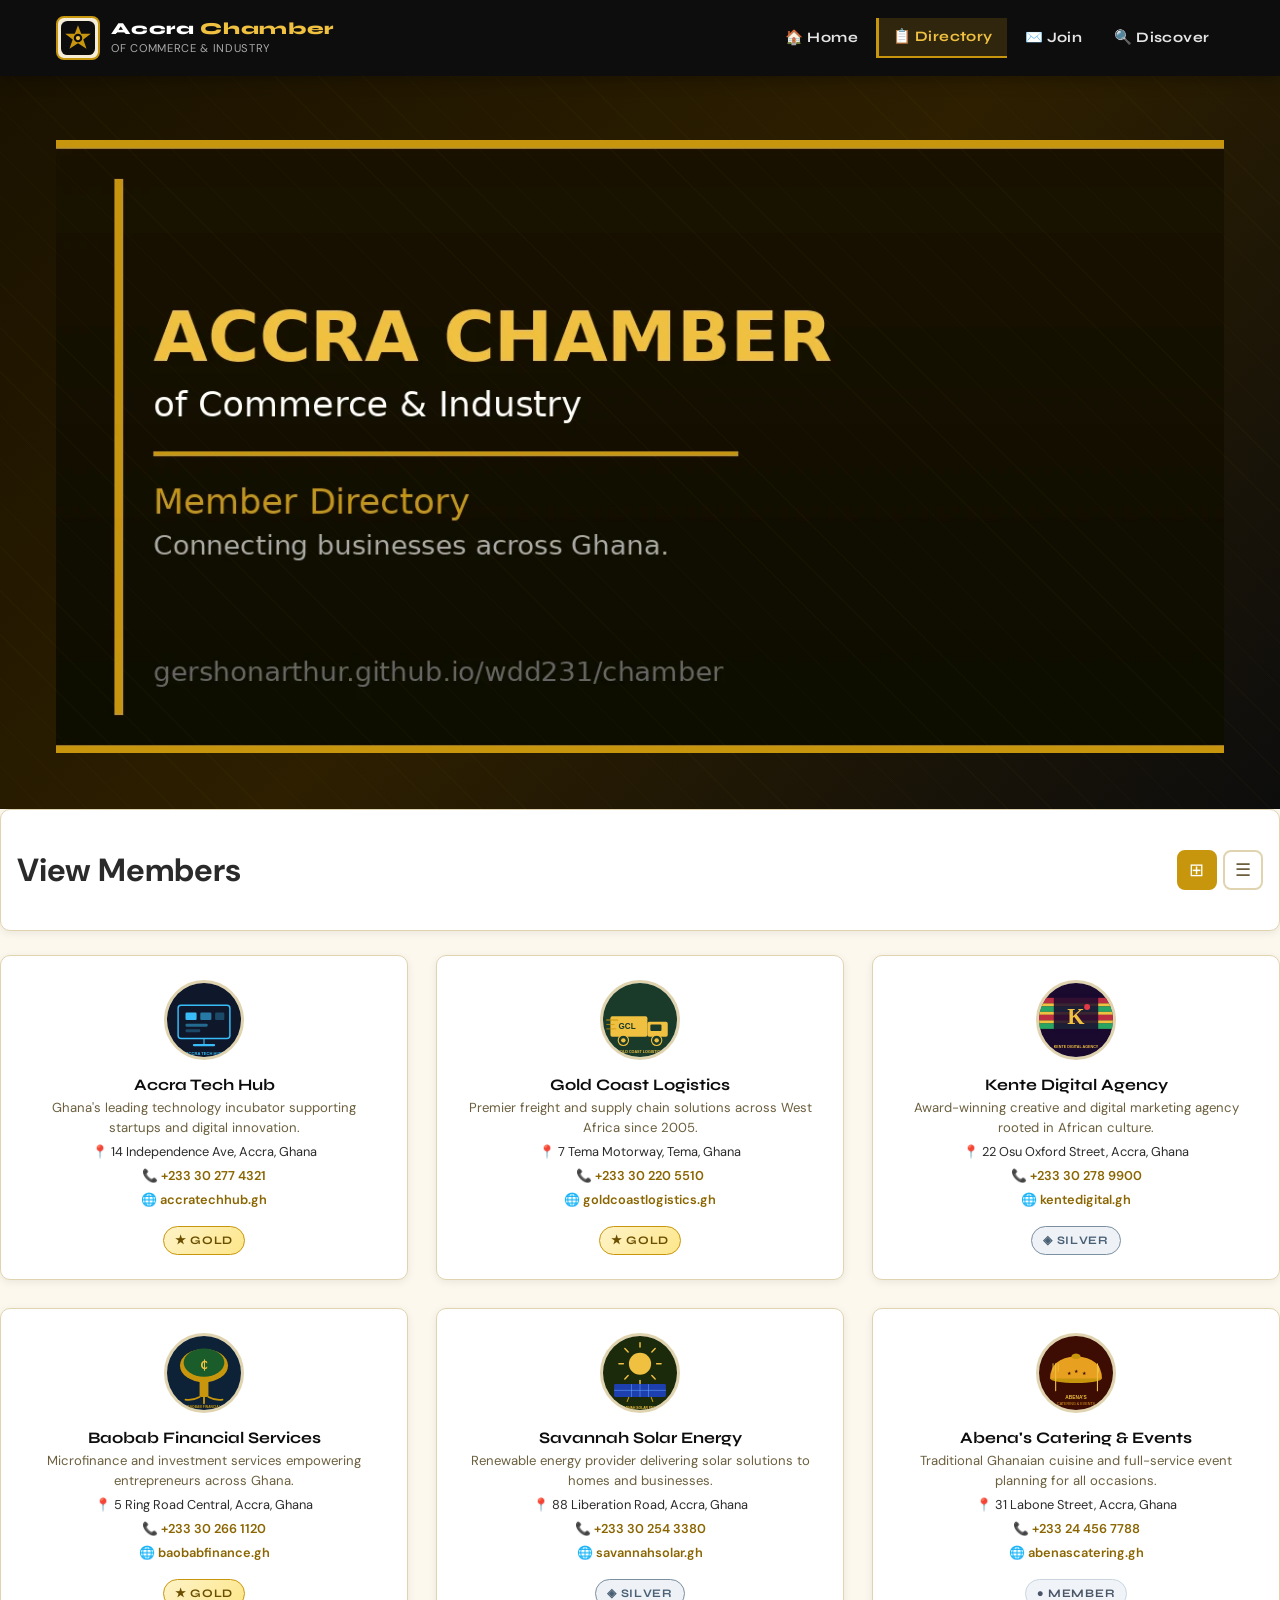
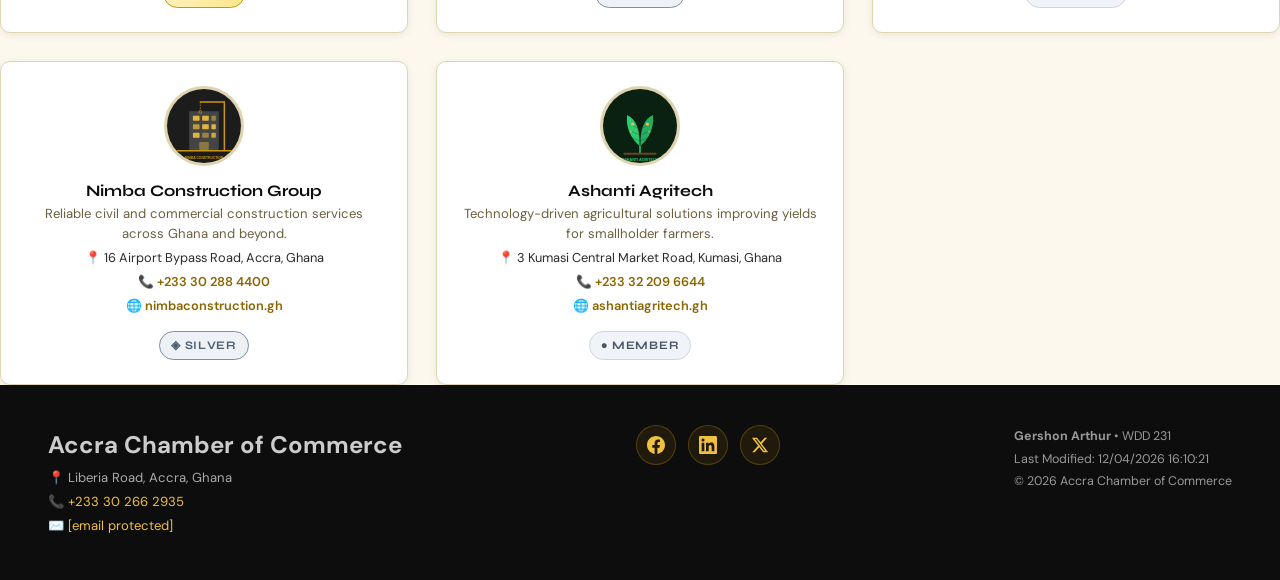
<file: chamber/directory.html>
<!DOCTYPE html>
<html lang="en">
<head>
  <meta charset="UTF-8">
  <meta name="viewport" content="width=device-width, initial-scale=1.0">

  <!-- ── Primary Meta ───────────────────────────────── -->
  <title>Member Directory | Accra Chamber of Commerce</title>
  <meta name="description" content="Browse the member directory of the Accra Chamber of Commerce – connecting businesses across Ghana.">
  <meta name="author" content="Gershon Arthur">
  <meta name="robots" content="index, follow">

  <!-- ── Favicon ────────────────────────────────────── -->
  <link rel="icon" type="image/svg+xml" href="images/favicon.svg">
  <link rel="apple-touch-icon" href="images/favicon.svg">

  <!-- ── Facebook Open Graph Meta ───────────────────── -->
  <meta property="og:title"       content="Member Directory | Accra Chamber of Commerce">
  <meta property="og:description" content="Browse the member directory of the Accra Chamber of Commerce – connecting businesses across Ghana.">
  <meta property="og:image"       content="https://gershon-dev.github.io/wdd231/chamber/images/og-image.webp">
  <meta property="og:image:width"  content="1200">
  <meta property="og:image:height" content="630">
  <meta property="og:url"         content="https://gershon-dev.github.io/wdd231/chamber/directory.html">
  <meta property="og:type"        content="website">
  <meta property="og:site_name"   content="Accra Chamber of Commerce">

  <!-- ── Google Fonts ───────────────────────────────── -->
  <link rel="preconnect" href="https://fonts.googleapis.com">
  <link rel="preconnect" href="https://fonts.gstatic.com" crossorigin>
  <link href="https://fonts.googleapis.com/css2?family=Syne:wght@400;600;700;800&family=DM+Sans:wght@300;400;500;600&display=swap" rel="stylesheet">

  <!-- ── CSS (normalize → small → larger) ──────────── -->
 
  <link rel="stylesheet" href="styles/small.css">
  <link rel="stylesheet" href="styles/larger.css">

   <!-- Scripts -->
  <script src="scripts/navigation.js" defer></script>
  <script src="scripts/directory.js" defer></script>
</head>
<body>

  <!-- Skip to main content -->
  <a href="#main-content" class="skip-link">Skip to main content</a>

  <!-- ===== HEADER ===== -->
  <header>
    <a href="./" class="logo-wrap" aria-label="Accra Chamber of Commerce Home">
      <img src="images/favicon.svg" alt="Accra Chamber of Commerce Logo" class="logo-img">
      <div>
        <div class="site-name">Accra <span>Chamber</span></div>
        <div class="site-tagline">of Commerce &amp; Industry</div>
      </div>
    </a>

    <button id="menu-btn"
            aria-label="Toggle navigation menu"
            aria-expanded="false"
            aria-controls="main-nav">
      <span></span>
      <span></span>
      <span></span>
    </button>

    <nav id="main-nav" aria-label="Main navigation">
      <a href="index.html">🏠 Home</a>
      <a href="directory.html" class="active" aria-current="page">📋 Directory</a>
      <a href="join.html">✉️ Join</a>
      <a href="discover.html">🔍 Discover</a>
    </nav>
  </header>

  <!-- ===== HERO ===== -->
  <div class="hero" role="banner">
    <img src="images/og-image.webp" alt="Ghana business directory Hero image">
  </div>

  <!-- ===== MAIN ===== -->
  <main id="main-content">

    <!-- Controls: view toggle -->
    <div class="directory-controls" role="toolbar" aria-label="Directory display options">
      <h1>View Members</h1>
      <div class="view-btns">
        <button id="grid-btn"
                class="view-btn active"
                aria-label="Grid view"
                aria-pressed="true"
                title="Grid view">
          ⊞
        </button>
        <button id="list-btn"
                class="view-btn"
                aria-label="List view"
                aria-pressed="false"
                title="List view">
          ☰
        </button>
      </div>
    </div>

    <!-- Member cards injected by JS -->
    <div id="member-display"
         class="grid-view"
         role="region"
         aria-live="polite"
         aria-label="Chamber members">
    </div>

  </main>

  <!-- ===== FOOTER ===== -->
  <footer>

    <div class="footer-contact">
      <h2>Accra Chamber of Commerce</h2>
      <p>📍 Liberia Road, Accra, Ghana</p>
      <p>📞 <a href="tel:+233302662935">+233 30 266 2935</a></p>
      <p>✉️ <a href="/cdn-cgi/l/email-protection#c6afa8a0a986a7a5a5b4a7a5aea7aba4a3b4e8a1ae"><span class="__cf_email__" data-cfemail="6900070f0629080a0a1b080a0108040b0c1b470e01">[email&#160;protected]</span></a></p>
    </div>

    <div class="social-links" role="navigation" aria-label="Social media links">
      <a href="https://facebook.com" target="_blank" rel="noopener noreferrer" aria-label="Facebook">
        <svg width="18" height="18" viewBox="0 0 24 24" fill="currentColor" aria-hidden="true">
          <path d="M24 12.073c0-6.627-5.373-12-12-12s-12 5.373-12 12c0 5.99 4.388 10.954 10.125 11.854v-8.385H7.078v-3.47h3.047V9.43c0-3.007 1.792-4.669 4.533-4.669 1.312 0 2.686.235 2.686.235v2.953H15.83c-1.491 0-1.956.925-1.956 1.874v2.25h3.328l-.532 3.47h-2.796v8.385C19.612 23.027 24 18.062 24 12.073z"/>
        </svg>
      </a>
      <a href="https://linkedin.com" target="_blank" rel="noopener noreferrer" aria-label="LinkedIn">
        <svg width="18" height="18" viewBox="0 0 24 24" fill="currentColor" aria-hidden="true">
          <path d="M20.447 20.452h-3.554v-5.569c0-1.328-.027-3.037-1.852-3.037-1.853 0-2.136 1.445-2.136 2.939v5.667H9.351V9h3.414v1.561h.046c.477-.9 1.637-1.85 3.37-1.85 3.601 0 4.267 2.37 4.267 5.455v6.286zM5.337 7.433a2.062 2.062 0 01-2.063-2.065 2.064 2.064 0 112.063 2.065zm1.782 13.019H3.555V9h3.564v11.452zM22.225 0H1.771C.792 0 0 .774 0 1.729v20.542C0 23.227.792 24 1.771 24h20.451C23.2 24 24 23.227 24 22.271V1.729C24 .774 23.2 0 22.222 0h.003z"/>
        </svg>
      </a>
      <a href="https://twitter.com" target="_blank" rel="noopener noreferrer" aria-label="Twitter / X">
        <svg width="18" height="18" viewBox="0 0 24 24" fill="currentColor" aria-hidden="true">
          <path d="M18.244 2.25h3.308l-7.227 8.26 8.502 11.24H16.17l-5.214-6.817L4.99 21.75H1.68l7.73-8.835L1.254 2.25H8.08l4.713 6.231zm-1.161 17.52h1.833L7.084 4.126H5.117z"/>
        </svg>
      </a>
    </div>

    <div class="footer-dev">
      <p><strong>Gershon Arthur</strong> &bull; WDD 231</p>
            <p id="last-modified"></p>
      <p>© <span id="current-year"></span> Accra Chamber of Commerce</p>
    </div>

  </footer>
</body>
</html>
</file>
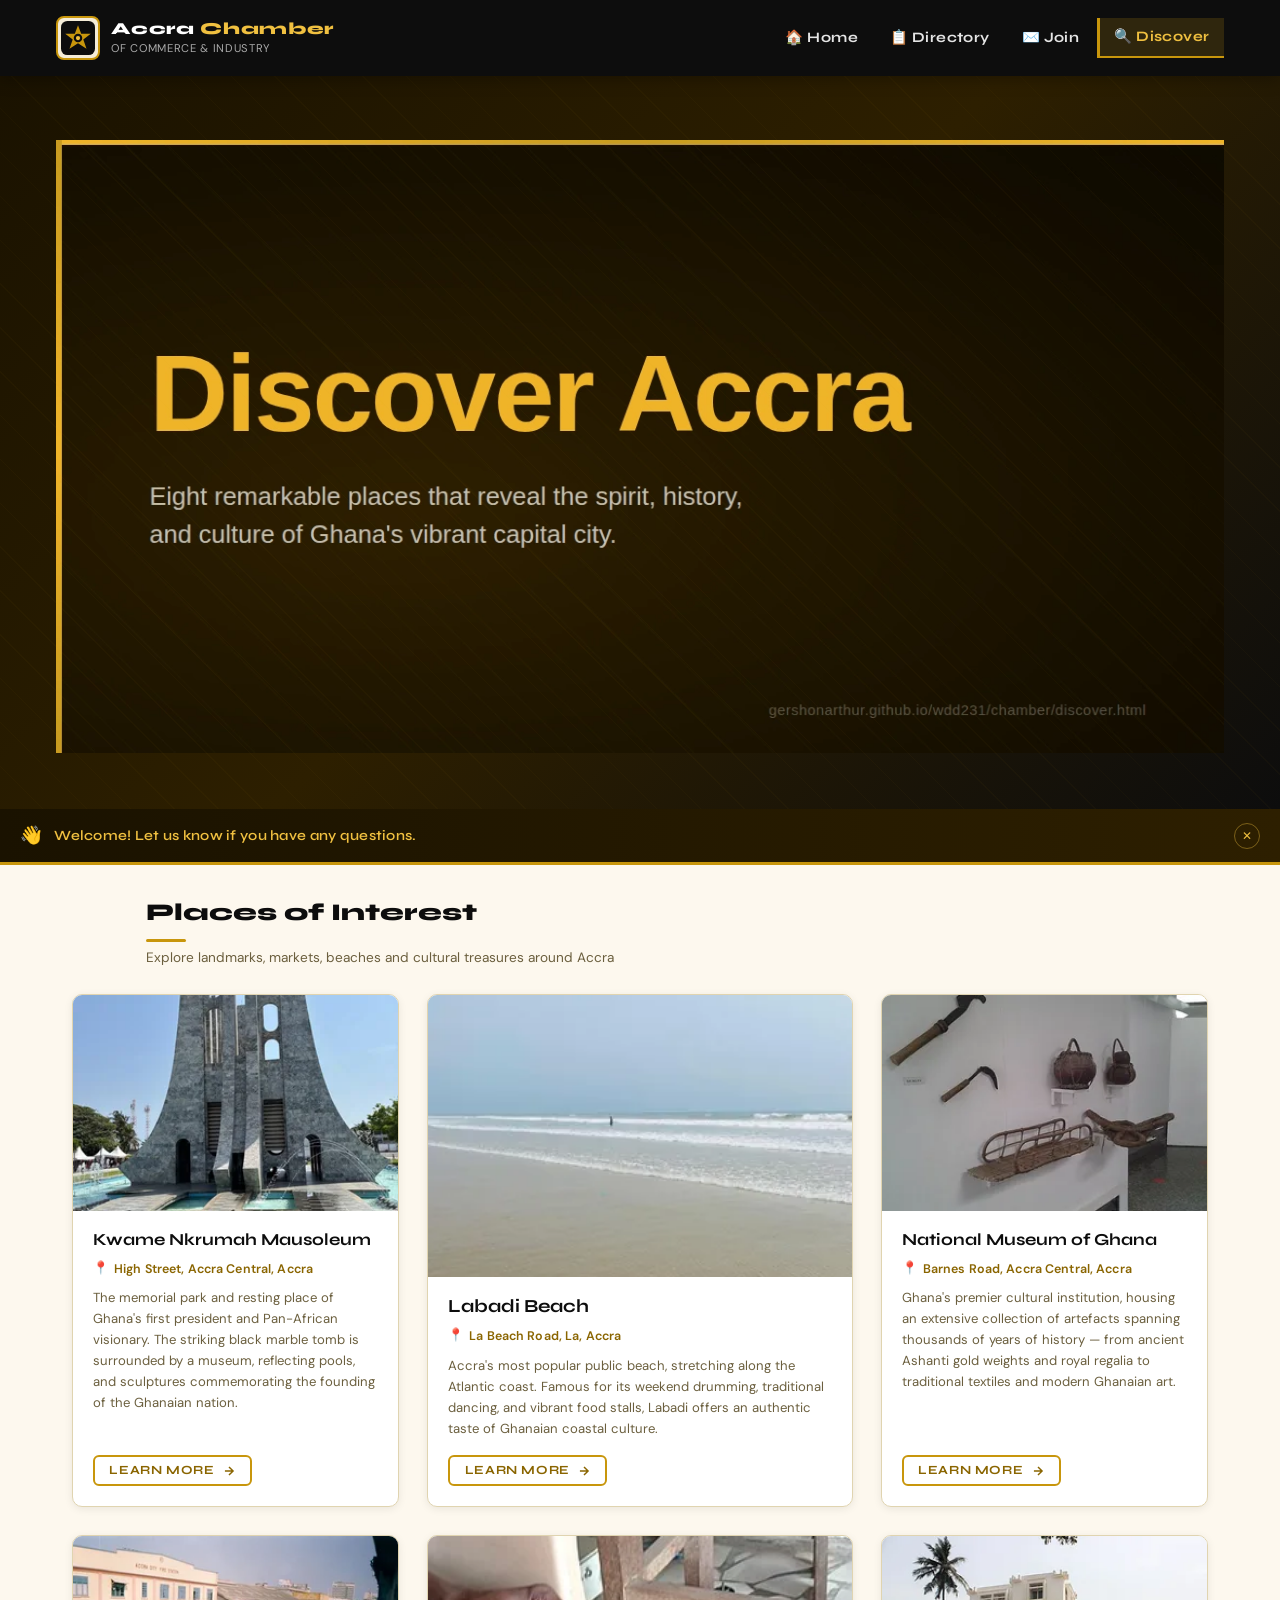
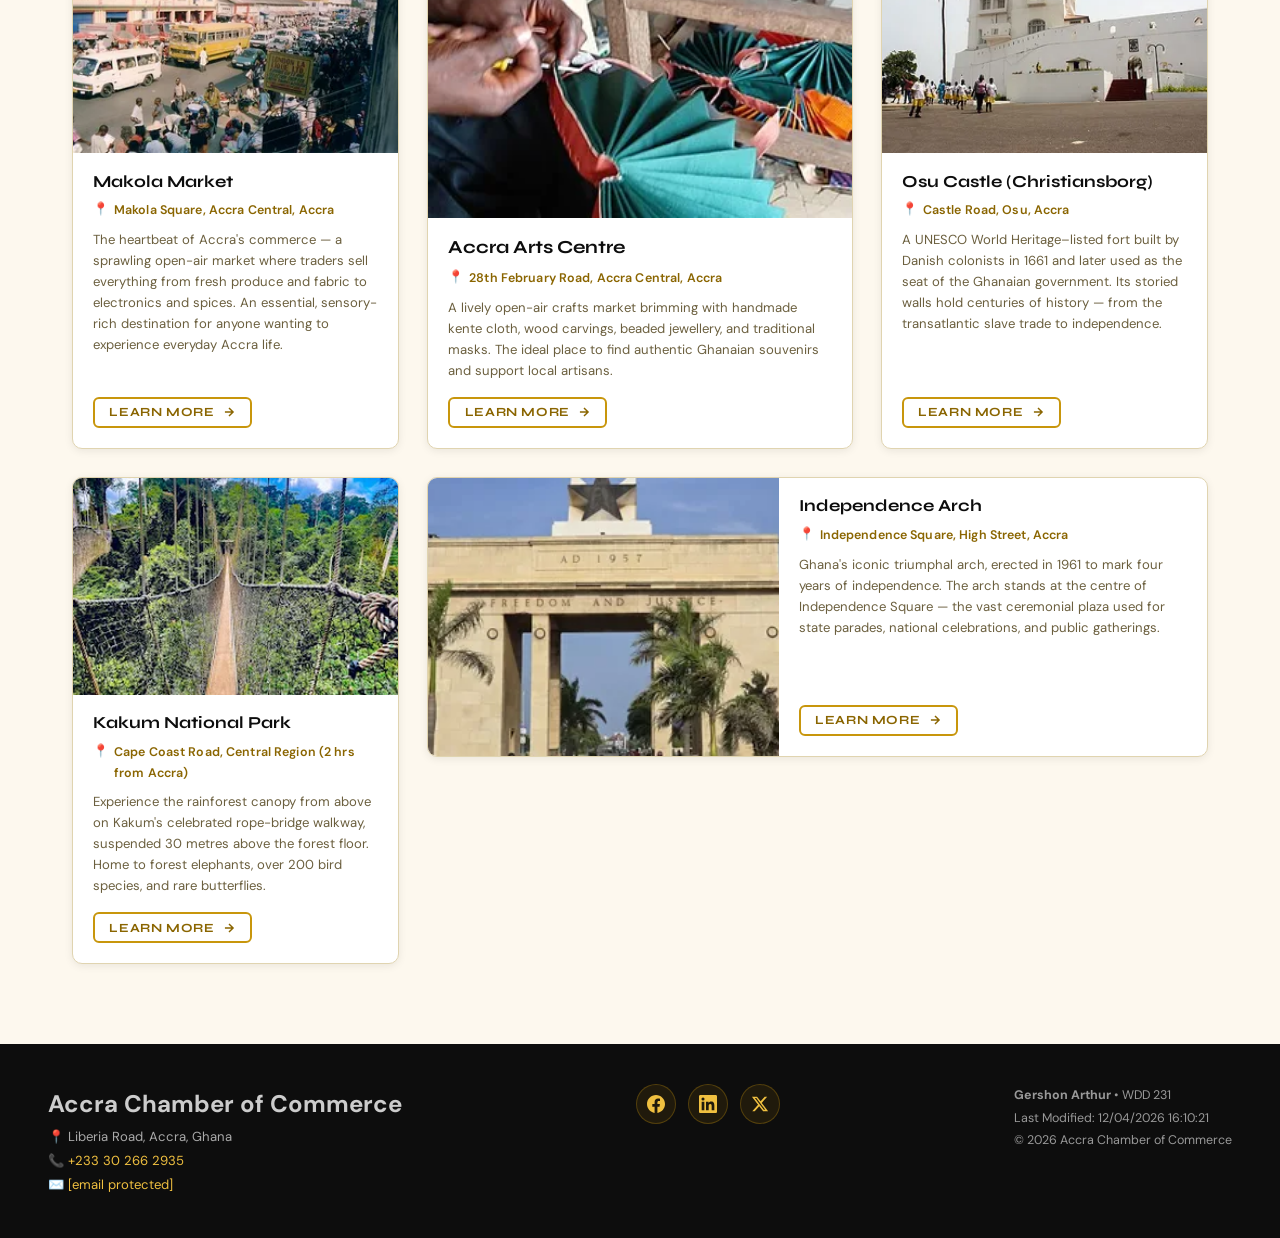
<file: chamber/discover.html>
<!DOCTYPE html>
<html lang="en">
<head>
  <meta charset="UTF-8">
  <meta name="viewport" content="width=device-width, initial-scale=1.0">

  <!-- ── Primary Meta ───────────────────────────────── -->
  <title>Discover Accra | Accra Chamber of Commerce</title>
  <meta name="description" content="Discover eight must-see attractions, landmarks and cultural gems in Accra, Ghana — curated by the Accra Chamber of Commerce.">
  <meta name="author" content="Gershon Arthur">
  <meta name="robots" content="index, follow">

  <!-- ── Favicon ────────────────────────────────────── -->
  <link rel="icon" type="image/svg+xml" href="images/favicon.svg">
  <link rel="apple-touch-icon" href="images/favicon.svg">

  <!-- ── Open Graph ─────────────────────────────────── -->
  <meta property="og:title"       content="Discover Accra | Accra Chamber of Commerce">
  <meta property="og:description" content="Discover eight must-see attractions and cultural gems in Accra, Ghana.">
  <meta property="og:image"       content="https://gershon-dev.github.io/wdd231/chamber/images/og-discover.webp">
  <meta property="og:image:width"  content="1200">
  <meta property="og:image:height" content="630">
  <meta property="og:url"         content="https://gershon-dev.github.io/wdd231/chamber/discover.html">
  <meta property="og:type"        content="website">
  <meta property="og:site_name"   content="Accra Chamber of Commerce">

  <!-- ── Google Fonts ───────────────────────────────── -->
  <link rel="preconnect" href="https://fonts.googleapis.com">
  <link rel="preconnect" href="https://fonts.gstatic.com" crossorigin>
  <link href="https://fonts.googleapis.com/css2?family=Syne:wght@400;600;700;800&family=DM+Sans:wght@300;400;500;600&display=swap" rel="stylesheet">

  <!-- ── CSS ────────────────────────────────────────── -->
  <link rel="stylesheet" href="styles/small.css">
  <link rel="stylesheet" href="styles/larger.css">
  <link rel="stylesheet" href="styles/discover.css">

  <!-- ── Scripts (module for import support) ────────── -->
  <script src="scripts/navigation.js" defer></script>
  <script src="scripts/discover.js" type="module"></script>
</head>
<body>

  <!-- Skip to main content -->
  <a href="#main-content" class="skip-link">Skip to main content</a>

  <!-- ===== HEADER ===== -->
  <header>
    <a href="index.html" class="logo-wrap" aria-label="Accra Chamber of Commerce Home">
      <img src="images/favicon.svg" alt="Accra Chamber of Commerce Logo" class="logo-img">
      <div>
        <div class="site-name">Accra <span>Chamber</span></div>
        <div class="site-tagline">of Commerce &amp; Industry</div>
      </div>
    </a>

    <button id="menu-btn"
            aria-label="Toggle navigation menu"
            aria-expanded="false"
            aria-controls="main-nav">
      <span></span>
      <span></span>
      <span></span>
    </button>

    <nav id="main-nav" aria-label="Main navigation">
      <a href="index.html">🏠 Home</a>
      <a href="directory.html">📋 Directory</a>
      <a href="join.html">✉️ Join</a>
      <a href="discover.html" class="active" aria-current="page">🔍 Discover</a>
    </nav>
  </header>

  <!-- ===== HERO ===== -->
  <div class="hero">
    <img src="images/og-discover.webp" alt="Discover eight must-see attractions image">
  </div>

  <!-- ===== MAIN ===== -->
  <main id="main-content">

    <!-- ── Visitor message banner ──────────────────────── -->
    <div id="visitor-msg"
         class="visitor-msg"
         role="status"
         aria-live="polite">
      <span class="visitor-msg__icon" aria-hidden="true">👋</span>
      <span class="visitor-msg__text"></span>
      <button id="visitor-close"
              class="visitor-msg__close"
              aria-label="Dismiss message">✕</button>
    </div>

    <!-- ── Places grid ─────────────────────────────────── -->
    <section class="discover-section" aria-labelledby="discover-heading">
      <div class="section-header content-wrap">
        <h1 id="discover-heading" class="section-title">Places of Interest</h1>
        <p class="section-sub">Explore landmarks, markets, beaches and cultural treasures around Accra</p>
      </div>

      <div id="places-grid" class="places-grid" role="region" aria-label="Places of interest in Accra">
        <!-- Cards injected by discover.js -->
      </div>
    </section>

  </main>

  <!-- ===== FOOTER ===== -->
  <footer>
    <div class="footer-contact">
      <h2>Accra Chamber of Commerce</h2>
      <p>📍 Liberia Road, Accra, Ghana</p>
      <p>📞 <a href="tel:+233302662935">+233 30 266 2935</a></p>
      <p>✉️ <a href="/cdn-cgi/l/email-protection#cfa6a1a9a08faeacacbdaeaca7aea2adaabde1a8a7"><span class="__cf_email__" data-cfemail="234a4d454c634240405142404b424e4146510d444b">[email&#160;protected]</span></a></p>
    </div>

    <div class="social-links" role="navigation" aria-label="Social media links">
      <a href="https://facebook.com" target="_blank" rel="noopener noreferrer" aria-label="Facebook">
        <svg width="18" height="18" viewBox="0 0 24 24" fill="currentColor" aria-hidden="true">
          <path d="M24 12.073c0-6.627-5.373-12-12-12s-12 5.373-12 12c0 5.99 4.388 10.954 10.125 11.854v-8.385H7.078v-3.47h3.047V9.43c0-3.007 1.792-4.669 4.533-4.669 1.312 0 2.686.235 2.686.235v2.953H15.83c-1.491 0-1.956.925-1.956 1.874v2.25h3.328l-.532 3.47h-2.796v8.385C19.612 23.027 24 18.062 24 12.073z"/>
        </svg>
      </a>
      <a href="https://linkedin.com" target="_blank" rel="noopener noreferrer" aria-label="LinkedIn">
        <svg width="18" height="18" viewBox="0 0 24 24" fill="currentColor" aria-hidden="true">
          <path d="M20.447 20.452h-3.554v-5.569c0-1.328-.027-3.037-1.852-3.037-1.853 0-2.136 1.445-2.136 2.939v5.667H9.351V9h3.414v1.561h.046c.477-.9 1.637-1.85 3.37-1.85 3.601 0 4.267 2.37 4.267 5.455v6.286zM5.337 7.433a2.062 2.062 0 01-2.063-2.065 2.064 2.064 0 112.063 2.065zm1.782 13.019H3.555V9h3.564v11.452zM22.225 0H1.771C.792 0 0 .774 0 1.729v20.542C0 23.227.792 24 1.771 24h20.451C23.2 24 24 23.227 24 22.271V1.729C24 .774 23.2 0 22.222 0h.003z"/>
        </svg>
      </a>
      <a href="https://twitter.com" target="_blank" rel="noopener noreferrer" aria-label="Twitter / X">
        <svg width="18" height="18" viewBox="0 0 24 24" fill="currentColor" aria-hidden="true">
          <path d="M18.244 2.25h3.308l-7.227 8.26 8.502 11.24H16.17l-5.214-6.817L4.99 21.75H1.68l7.73-8.835L1.254 2.25H8.08l4.713 6.231zm-1.161 17.52h1.833L7.084 4.126H5.117z"/>
        </svg>
      </a>
    </div>

    <div class="footer-dev">
      <p><strong>Gershon Arthur</strong> &bull; WDD 231</p>
      <p id="last-modified"></p>
      <p>© <span id="current-year"></span> Accra Chamber of Commerce</p>
    </div>
  </footer>

</body>
</html>
</file>
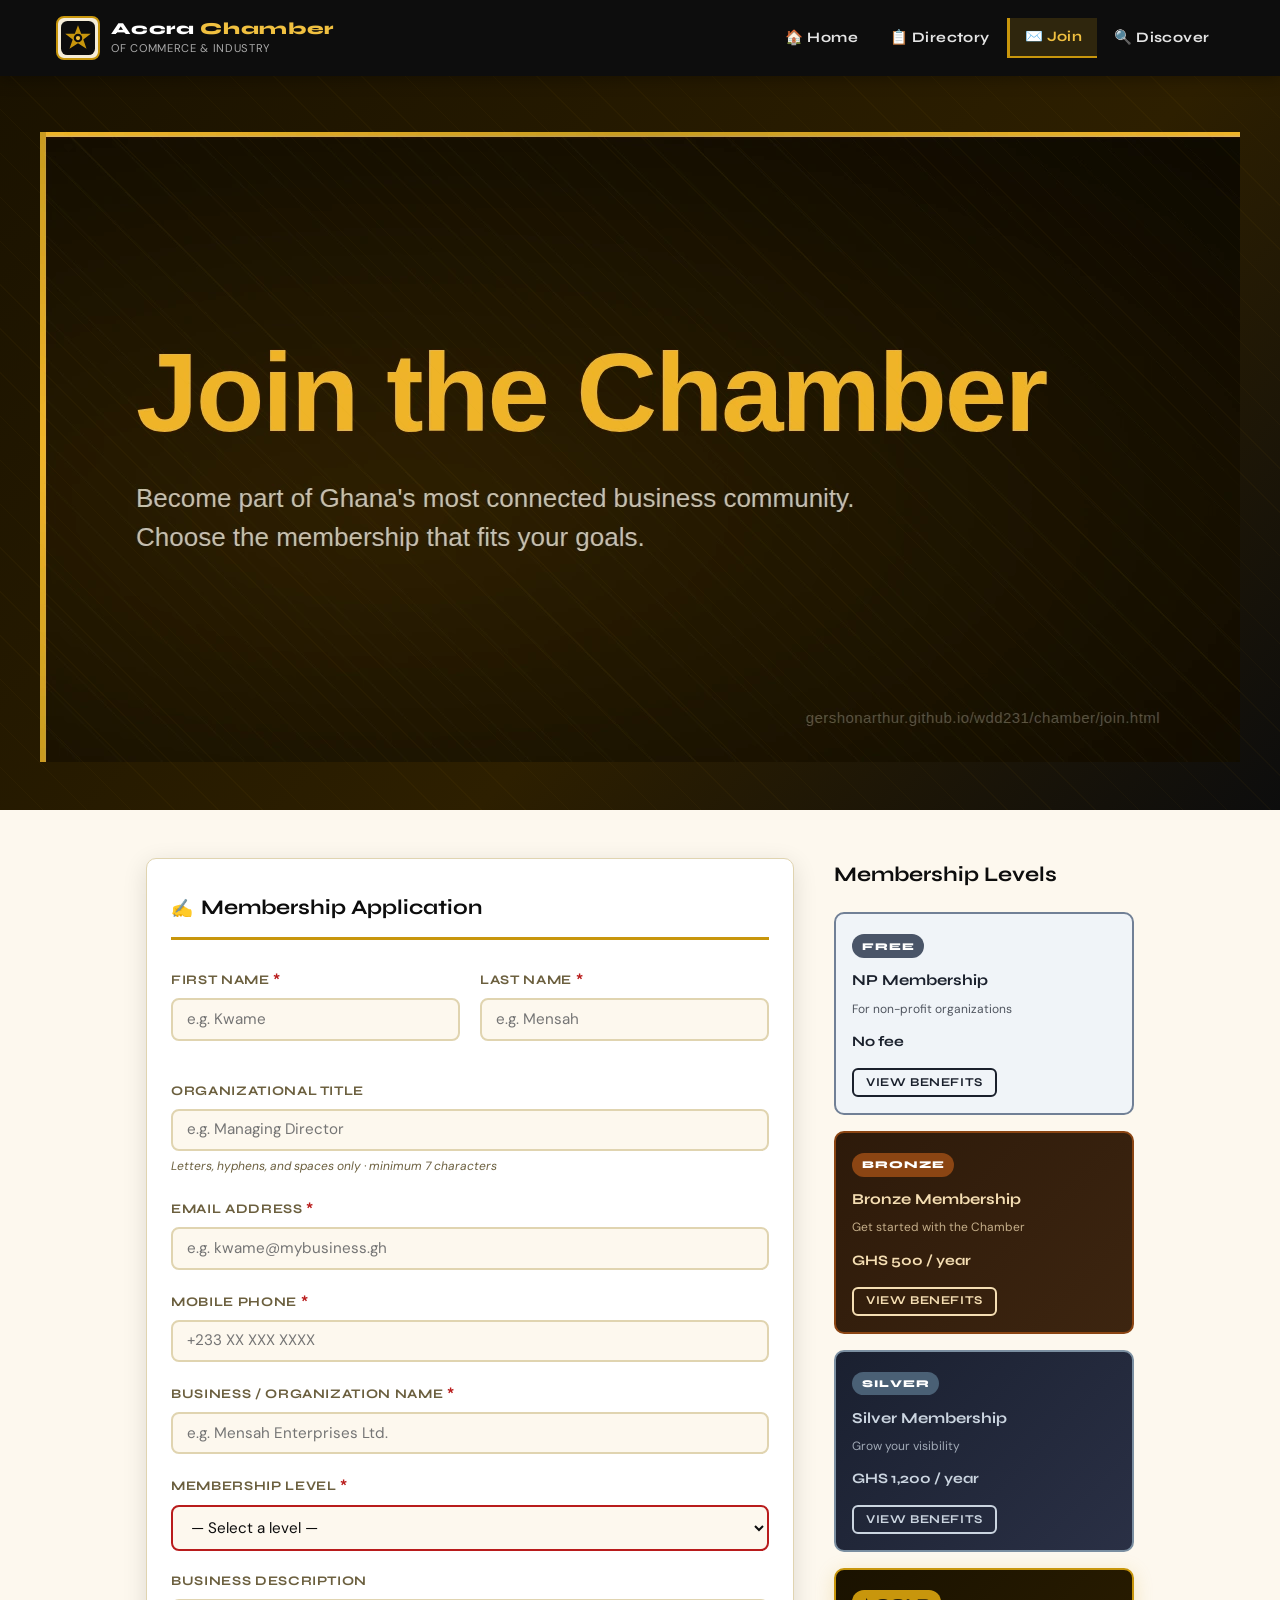
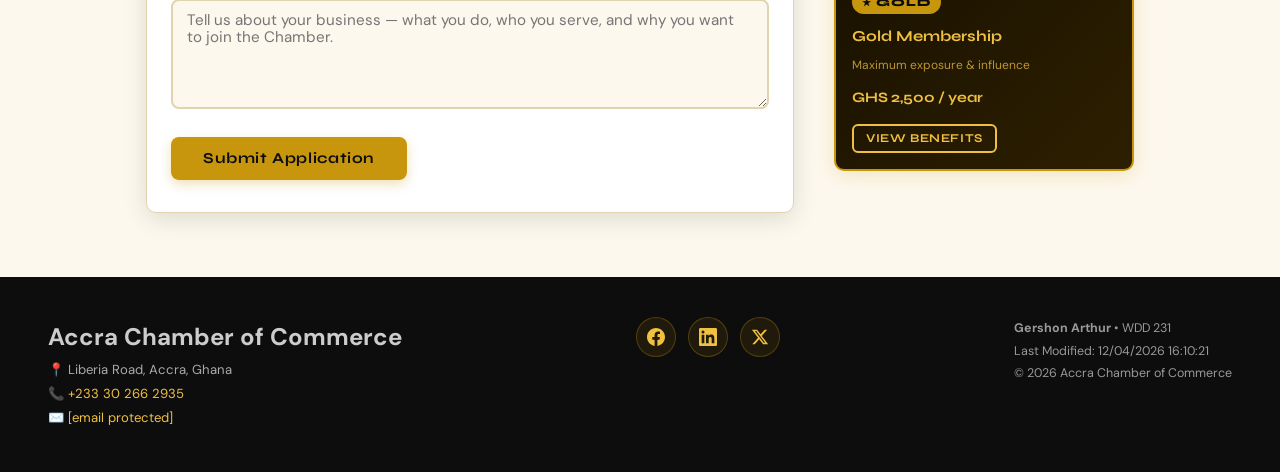
<file: chamber/join.html>
<!DOCTYPE html>
<html lang="en">
<head>
  <meta charset="UTF-8">
  <meta name="viewport" content="width=device-width, initial-scale=1.0">

  <title>Join | Accra Chamber of Commerce</title>
  <meta name="description" content="Join the Accra Chamber of Commerce. Choose a membership level and apply online today.">
  <meta name="author" content="Gershon Arthur">
  <meta name="robots" content="index, follow">

  <link rel="icon" type="image/svg+xml" href="images/favicon.svg">
  <link rel="apple-touch-icon" href="images/favicon.svg">

  <meta property="og:title"       content="Join | Accra Chamber of Commerce">
  <meta property="og:description" content="Join the Accra Chamber of Commerce and grow your business across Ghana.">
  <meta property="og:image"       content="https://gershon-dev.github.io/wdd231/chamber/join.html/og-join.webp">
  <meta property="og:url"         content="https://gershon-dev.github.io/wdd231/chamber/join.html">
  <meta property="og:image:width"  content="1200">
  <meta property="og:image:height" content="630">
  <meta property="og:type"        content="website">
  <meta property="og:site_name"   content="Accra Chamber of Commerce">

  <link rel="preconnect" href="https://fonts.googleapis.com">
  <link rel="preconnect" href="https://fonts.gstatic.com" crossorigin>
  <link href="https://fonts.googleapis.com/css2?family=Syne:wght@400;600;700;800&family=DM+Sans:wght@300;400;500;600&display=swap" rel="stylesheet">

  <link rel="stylesheet" href="styles/small.css">
  <link rel="stylesheet" href="styles/larger.css">
  <link rel="stylesheet" href="styles/join.css">

  <script src="scripts/navigation.js" defer></script>
  <script src="scripts/join.js" defer></script>
</head>
<body>

  <a href="#main-content" class="skip-link">Skip to main content</a>

  <!-- ===== HEADER ===== -->
  <header>
    <a href="index.html" class="logo-wrap" aria-label="Accra Chamber of Commerce Home">
      <img src="images/favicon.svg" alt="Accra Chamber of Commerce Logo" class="logo-img">
      <div>
        <div class="site-name">Accra <span>Chamber</span></div>
        <div class="site-tagline">of Commerce &amp; Industry</div>
      </div>
    </a>
    <button id="menu-btn" aria-label="Toggle navigation menu" aria-expanded="false" aria-controls="main-nav">
      <span></span><span></span><span></span>
    </button>
    <nav id="main-nav" aria-label="Main navigation">
      <a href="index.html">🏠 Home</a>
      <a href="directory.html">📋 Directory</a>
      <a href="join.html" class="active" aria-current="page">✉️ Join</a>
      <a href="discover.html">🔍 Discover</a>
    </nav>
  </header>

  <!-- ===== HERO ===== -->
  <div class="join-hero" role="banner">
    <img src="images/og-join.webp" alt="Join the Accra Chamber image">
  </div>

  <!-- ===== MAIN ===== -->
  <main id="main-content" class="join-main">

    <!-- ── Application Form ─────────────────────────── -->
    <section class="form-section" aria-labelledby="form-heading">
      <h1 id="form-heading" class="form-section__title">Membership Application</h1>

      <form id="join-form" method="get" action="thankyou.html" novalidate>

        <div class="form-row">
          <label class="form-field">
            <span class="field-label">First Name <span class="required" aria-hidden="true">*</span></span>
            <input type="text" name="firstname" id="firstname"
                   title="Your first name"
                   autocomplete="given-name"
                   placeholder="e.g. Kwame"
                   required>
          </label>

          <label class="form-field">
            <span class="field-label">Last Name <span class="required" aria-hidden="true">*</span></span>
            <input type="text" name="lastname" id="lastname"
                   title="Your last name"
                   autocomplete="family-name"
                   placeholder="e.g. Mensah"
                   required>
          </label>
        </div>

        <label class="form-field">
          <span class="field-label">Organizational Title</span>
          <input type="text" name="orgtitle" id="orgtitle"
                 title="Your title within your organization (letters, hyphens, spaces, min 7 characters)"
                 autocomplete="organization-title"
                 placeholder="e.g. Managing Director"
                 pattern="[A-Za-z\- ]{7,}">
          <span class="field-hint">Letters, hyphens, and spaces only · minimum 7 characters</span>
        </label>

        <label class="form-field">
          <span class="field-label">Email Address <span class="required" aria-hidden="true">*</span></span>
          <input type="email" name="email" id="email"
                 title="Enter a valid email address, e.g. name@example.com"
                 autocomplete="email"
                 placeholder="e.g. kwame@mybusiness.gh"
                 required>
        </label>

        <label class="form-field">
          <span class="field-label">Mobile Phone <span class="required" aria-hidden="true">*</span></span>
          <input type="tel" name="phone" id="phone"
                 title="Enter your mobile phone number, e.g. +233 24 123 4567"
                 autocomplete="tel"
                 placeholder="+233 XX XXX XXXX"
                 required>
        </label>

        <label class="form-field">
          <span class="field-label">Business / Organization Name <span class="required" aria-hidden="true">*</span></span>
          <input type="text" name="business" id="business"
                 title="Enter the full legal name of your business or organization"
                 autocomplete="organization"
                 placeholder="e.g. Mensah Enterprises Ltd."
                 required>
        </label>

        <label class="form-field">
          <span class="field-label">Membership Level <span class="required" aria-hidden="true">*</span></span>
          <select name="membership" id="membership" title="Select the membership level that best suits your organization" required>
            <option value="" disabled selected>— Select a level —</option>
            <option value="np">NP Membership (Non-Profit · Free)</option>
            <option value="bronze">Bronze Membership</option>
            <option value="silver">Silver Membership</option>
            <option value="gold">Gold Membership</option>
          </select>
        </label>

        <label class="form-field">
          <span class="field-label">Business Description</span>
          <textarea name="description" id="description"
                    title="Provide a brief description of your business, what you do and who you serve"
                    rows="4"
                    placeholder="Tell us about your business — what you do, who you serve, and why you want to join the Chamber."></textarea>
        </label>

        <!-- Hidden timestamp -->
        <input type="hidden" name="timestamp" id="timestamp">

        <div class="form-submit">
          <button type="submit" name="submit" class="submit-btn"
                  title="Submit your membership application to the Accra Chamber of Commerce"
                  aria-label="Submit your membership application">
            Submit Application
          </button>
        </div>

      </form>
    </section>

    <!-- ── Membership Level Cards ───────────────────── -->
    <aside class="membership-cards" aria-label="Membership levels">
      <h2 class="membership-cards__title">Membership Levels</h2>

      <div class="card-grid">

        <!-- NP Card -->
        <div class="mem-card mem-card--np">
          <div class="mem-card__badge">FREE</div>
          <h3 class="mem-card__name">NP Membership</h3>
          <p class="mem-card__tagline">For non-profit organizations</p>
          <p class="mem-card__price">No fee</p>
          <button class="mem-card__link" data-modal="modal-np" aria-haspopup="dialog">
            View Benefits
          </button>
        </div>

        <!-- Bronze Card -->
        <div class="mem-card mem-card--bronze">
          <div class="mem-card__badge">BRONZE</div>
          <h3 class="mem-card__name">Bronze Membership</h3>
          <p class="mem-card__tagline">Get started with the Chamber</p>
          <p class="mem-card__price">GHS 500 / year</p>
          <button class="mem-card__link" data-modal="modal-bronze" aria-haspopup="dialog">
            View Benefits
          </button>
        </div>

        <!-- Silver Card -->
        <div class="mem-card mem-card--silver">
          <div class="mem-card__badge">SILVER</div>
          <h3 class="mem-card__name">Silver Membership</h3>
          <p class="mem-card__tagline">Grow your visibility</p>
          <p class="mem-card__price">GHS 1,200 / year</p>
          <button class="mem-card__link" data-modal="modal-silver" aria-haspopup="dialog">
            View Benefits
          </button>
        </div>

        <!-- Gold Card -->
        <div class="mem-card mem-card--gold">
          <div class="mem-card__badge">★ GOLD</div>
          <h3 class="mem-card__name">Gold Membership</h3>
          <p class="mem-card__tagline">Maximum exposure &amp; influence</p>
          <p class="mem-card__price">GHS 2,500 / year</p>
          <button class="mem-card__link" data-modal="modal-gold" aria-haspopup="dialog">
            View Benefits
          </button>
        </div>

      </div>
    </aside>

  </main>

  <!-- ===== MODALS ===== -->

  <!-- NP Modal -->
  <dialog id="modal-np" class="mem-modal" aria-labelledby="modal-np-title">
    <div class="modal-inner">
      <div class="modal-header modal-header--np">
        <h2 id="modal-np-title">NP Membership Benefits</h2>
        <button class="modal-close" aria-label="Close dialog">✕</button>
      </div>
      <ul class="modal-benefits">
        <li>✅ Chamber membership listing in the online directory</li>
        <li>✅ Access to monthly networking events (subsidised rate)</li>
        <li>✅ Chamber newsletter subscription</li>
        <li>✅ Access to shared meeting spaces (limited)</li>
        <li>✅ Certificate of Chamber membership</li>
      </ul>
      <p class="modal-note">Exclusively for registered non-profit organisations. Proof of non-profit status required.</p>
      <button class="modal-cta" data-close="modal-np">Select NP Membership</button>
    </div>
  </dialog>

  <!-- Bronze Modal -->
  <dialog id="modal-bronze" class="mem-modal" aria-labelledby="modal-bronze-title">
    <div class="modal-inner">
      <div class="modal-header modal-header--bronze">
        <h2 id="modal-bronze-title">Bronze Membership Benefits</h2>
        <button class="modal-close" aria-label="Close dialog">✕</button>
      </div>
      <ul class="modal-benefits">
        <li>✅ All NP Membership benefits</li>
        <li>✅ Business profile in the online member directory</li>
        <li>✅ Access to Chamber-organised trade workshops</li>
        <li>✅ 10% discount on Chamber event registration</li>
        <li>✅ Access to Chamber's legal and regulatory advice helpline</li>
        <li>✅ Monthly business digest newsletter</li>
      </ul>
      <p class="modal-note">Annual fee: GHS 500. Renewable each year.</p>
      <button class="modal-cta" data-close="modal-bronze">Select Bronze Membership</button>
    </div>
  </dialog>

  <!-- Silver Modal -->
  <dialog id="modal-silver" class="mem-modal" aria-labelledby="modal-silver-title">
    <div class="modal-inner">
      <div class="modal-header modal-header--silver">
        <h2 id="modal-silver-title">Silver Membership Benefits</h2>
        <button class="modal-close" aria-label="Close dialog">✕</button>
      </div>
      <ul class="modal-benefits">
        <li>✅ All Bronze Membership benefits</li>
        <li>✅ Featured listing in the online member directory</li>
        <li>✅ Spotlight eligibility on the Chamber homepage</li>
        <li>✅ 20% discount on all Chamber events</li>
        <li>✅ One free booth at the annual Ghana Business Expo</li>
        <li>✅ Access to Chamber's SME finance advisory sessions</li>
        <li>✅ Social media mentions and Chamber blog features</li>
      </ul>
      <p class="modal-note">Annual fee: GHS 1,200. Renewable each year.</p>
      <button class="modal-cta" data-close="modal-silver">Select Silver Membership</button>
    </div>
  </dialog>

  <!-- Gold Modal -->
  <dialog id="modal-gold" class="mem-modal" aria-labelledby="modal-gold-title">
    <div class="modal-inner">
      <div class="modal-header modal-header--gold">
        <h2 id="modal-gold-title">Gold Membership Benefits</h2>
        <button class="modal-close" aria-label="Close dialog">✕</button>
      </div>
      <ul class="modal-benefits">
        <li>⭐ All Silver Membership benefits</li>
        <li>⭐ Premium spotlight on homepage — guaranteed rotation</li>
        <li>⭐ Priority listing at the top of the member directory</li>
        <li>⭐ Free attendance at all Chamber events (up to 3 staff)</li>
        <li>⭐ Dedicated Chamber account manager</li>
        <li>⭐ Speaking opportunities at Chamber-hosted forums</li>
        <li>⭐ Co-branding rights on Chamber publications and events</li>
        <li>⭐ Annual recognition award eligibility</li>
      </ul>
      <p class="modal-note">Annual fee: GHS 2,500. Includes priority renewal.</p>
      <button class="modal-cta" data-close="modal-gold">Select Gold Membership</button>
    </div>
  </dialog>

  <!-- ===== FOOTER ===== -->
  <footer>
    <div class="footer-contact">
      <h2>Accra Chamber of Commerce</h2>
      <p>📍 Liberia Road, Accra, Ghana</p>
      <p>📞 <a href="tel:+233302662935">+233 30 266 2935</a></p>
      <p>✉️ <a href="/cdn-cgi/l/email-protection#d6bfb8b0b996b7b5b5a4b7b5beb7bbb4b3a4f8b1be"><span class="__cf_email__" data-cfemail="c6afa8a0a986a7a5a5b4a7a5aea7aba4a3b4e8a1ae">[email&#160;protected]</span></a></p>
    </div>
    <div class="social-links" role="navigation" aria-label="Social media links">
      <a href="https://facebook.com" target="_blank" rel="noopener noreferrer" aria-label="Facebook">
        <svg width="18" height="18" viewBox="0 0 24 24" fill="currentColor" aria-hidden="true"><path d="M24 12.073c0-6.627-5.373-12-12-12s-12 5.373-12 12c0 5.99 4.388 10.954 10.125 11.854v-8.385H7.078v-3.47h3.047V9.43c0-3.007 1.792-4.669 4.533-4.669 1.312 0 2.686.235 2.686.235v2.953H15.83c-1.491 0-1.956.925-1.956 1.874v2.25h3.328l-.532 3.47h-2.796v8.385C19.612 23.027 24 18.062 24 12.073z"/></svg>
      </a>
      <a href="https://linkedin.com" target="_blank" rel="noopener noreferrer" aria-label="LinkedIn">
        <svg width="18" height="18" viewBox="0 0 24 24" fill="currentColor" aria-hidden="true"><path d="M20.447 20.452h-3.554v-5.569c0-1.328-.027-3.037-1.852-3.037-1.853 0-2.136 1.445-2.136 2.939v5.667H9.351V9h3.414v1.561h.046c.477-.9 1.637-1.85 3.37-1.85 3.601 0 4.267 2.37 4.267 5.455v6.286zM5.337 7.433a2.062 2.062 0 01-2.063-2.065 2.064 2.064 0 112.063 2.065zm1.782 13.019H3.555V9h3.564v11.452zM22.225 0H1.771C.792 0 0 .774 0 1.729v20.542C0 23.227.792 24 1.771 24h20.451C23.2 24 24 23.227 24 22.271V1.729C24 .774 23.2 0 22.222 0h.003z"/></svg>
      </a>
      <a href="https://twitter.com" target="_blank" rel="noopener noreferrer" aria-label="Twitter / X">
        <svg width="18" height="18" viewBox="0 0 24 24" fill="currentColor" aria-hidden="true"><path d="M18.244 2.25h3.308l-7.227 8.26 8.502 11.24H16.17l-5.214-6.817L4.99 21.75H1.68l7.73-8.835L1.254 2.25H8.08l4.713 6.231zm-1.161 17.52h1.833L7.084 4.126H5.117z"/></svg>
      </a>
    </div>
    <div class="footer-dev">
      <p><strong>Gershon Arthur</strong> &bull; WDD 231</p>
      <p id="last-modified"></p>
      <p>© <span id="current-year"></span> Accra Chamber of Commerce</p>
    </div>
  </footer>

</body>
</html>
</file>
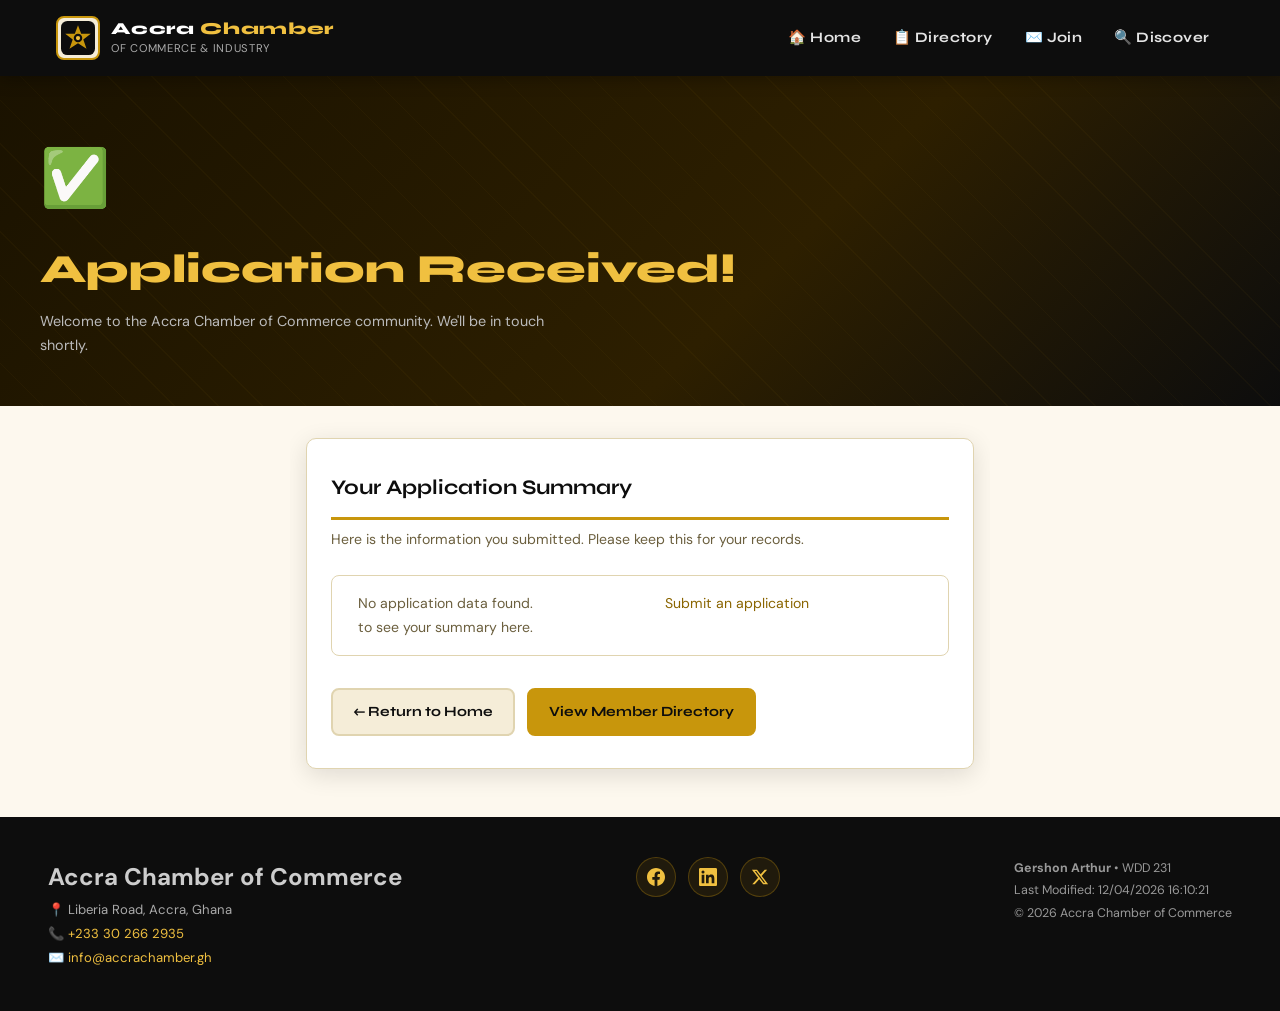
<file: chamber/thankyou.html>
<!DOCTYPE html>
<html lang="en">
<head>
  <meta charset="UTF-8">
  <meta name="viewport" content="width=device-width, initial-scale=1.0">

  <title>Thank You | Accra Chamber of Commerce</title>
  <meta name="description" content="Thank you for applying to the Accra Chamber of Commerce. We have received your membership application.">
  <meta name="author" content="Gershon Arthur">
  <meta name="robots" content="noindex, nofollow">

  <link rel="icon" type="image/svg+xml" href="images/favicon.svg">
  <link rel="apple-touch-icon" href="images/favicon.svg">

  <link rel="preconnect" href="https://fonts.googleapis.com">
  <link rel="preconnect" href="https://fonts.gstatic.com" crossorigin>
  <link href="https://fonts.googleapis.com/css2?family=Syne:wght@400;600;700;800&family=DM+Sans:wght@300;400;500;600&display=swap" rel="stylesheet">

  <link rel="stylesheet" href="styles/small.css">
  <link rel="stylesheet" href="styles/larger.css">
  <link rel="stylesheet" href="styles/join.css">

  <script src="scripts/navigation.js" defer></script>
  <script src="scripts/thankyou.js" defer></script>
</head>
<body>

  <a href="#main-content" class="skip-link">Skip to main content</a>

  <!-- ===== HEADER ===== -->
  <header>
    <a href="index.html" class="logo-wrap" aria-label="Accra Chamber of Commerce Home">
      <img src="images/favicon.svg" alt="Accra Chamber of Commerce Logo" class="logo-img">
      <div>
        <div class="site-name">Accra <span>Chamber</span></div>
        <div class="site-tagline">of Commerce &amp; Industry</div>
      </div>
    </a>
    <button id="menu-btn" aria-label="Toggle navigation menu" aria-expanded="false" aria-controls="main-nav">
      <span></span><span></span><span></span>
    </button>
    <nav id="main-nav" aria-label="Main navigation">
      <a href="index.html">🏠 Home</a>
      <a href="directory.html">📋 Directory</a>
      <a href="join.html">✉️ Join</a>
      <a href="discover.html">🔍 Discover</a>
    </nav>
  </header>

  <!-- ===== HERO ===== -->
  <div class="join-hero thankyou-hero" role="banner">
    <div class="thankyou-icon" aria-hidden="true">✅</div>
    <h1>Application Received!</h1>
    <p>Welcome to the Accra Chamber of Commerce community. We'll be in touch shortly.</p>
  </div>

  <!-- ===== MAIN ===== -->
  <main id="main-content" class="thankyou-main">

    <section class="thankyou-card" aria-labelledby="summary-heading">
      <h2 id="summary-heading">Your Application Summary</h2>
      <p class="thankyou-intro">Here is the information you submitted. Please keep this for your records.</p>

      <dl class="summary-list" id="summary-list">
        <!-- Populated by thankyou.js -->
      </dl>

      <div class="thankyou-actions">
        <a href="index.html" class="cta-back">← Return to Home</a>
        <a href="directory.html" class="cta-dir">View Member Directory</a>
      </div>
    </section>

  </main>

  <!-- ===== FOOTER ===== -->
  <footer>
    <div class="footer-contact">
      <h2>Accra Chamber of Commerce</h2>
      <p>📍 Liberia Road, Accra, Ghana</p>
      <p>📞 <a href="tel:+233302662935">+233 30 266 2935</a></p>
      <p>✉️ <a href="mailto:info@accrachamber.gh">info@accrachamber.gh</a></p>
    </div>
    <div class="social-links" role="navigation" aria-label="Social media links">
      <a href="https://facebook.com" target="_blank" rel="noopener noreferrer" aria-label="Facebook">
        <svg width="18" height="18" viewBox="0 0 24 24" fill="currentColor" aria-hidden="true"><path d="M24 12.073c0-6.627-5.373-12-12-12s-12 5.373-12 12c0 5.99 4.388 10.954 10.125 11.854v-8.385H7.078v-3.47h3.047V9.43c0-3.007 1.792-4.669 4.533-4.669 1.312 0 2.686.235 2.686.235v2.953H15.83c-1.491 0-1.956.925-1.956 1.874v2.25h3.328l-.532 3.47h-2.796v8.385C19.612 23.027 24 18.062 24 12.073z"/></svg>
      </a>
      <a href="https://linkedin.com" target="_blank" rel="noopener noreferrer" aria-label="LinkedIn">
        <svg width="18" height="18" viewBox="0 0 24 24" fill="currentColor" aria-hidden="true"><path d="M20.447 20.452h-3.554v-5.569c0-1.328-.027-3.037-1.852-3.037-1.853 0-2.136 1.445-2.136 2.939v5.667H9.351V9h3.414v1.561h.046c.477-.9 1.637-1.85 3.37-1.85 3.601 0 4.267 2.37 4.267 5.455v6.286zM5.337 7.433a2.062 2.062 0 01-2.063-2.065 2.064 2.064 0 112.063 2.065zm1.782 13.019H3.555V9h3.564v11.452zM22.225 0H1.771C.792 0 0 .774 0 1.729v20.542C0 23.227.792 24 1.771 24h20.451C23.2 24 24 23.227 24 22.271V1.729C24 .774 23.2 0 22.222 0h.003z"/></svg>
      </a>
      <a href="https://twitter.com" target="_blank" rel="noopener noreferrer" aria-label="Twitter / X">
        <svg width="18" height="18" viewBox="0 0 24 24" fill="currentColor" aria-hidden="true"><path d="M18.244 2.25h3.308l-7.227 8.26 8.502 11.24H16.17l-5.214-6.817L4.99 21.75H1.68l7.73-8.835L1.254 2.25H8.08l4.713 6.231zm-1.161 17.52h1.833L7.084 4.126H5.117z"/></svg>
      </a>
    </div>
    <div class="footer-dev">
      <p><strong>Gershon Arthur</strong> &bull; WDD 231</p>
      <p id="last-modified"></p>
      <p>© <span id="current-year"></span> Accra Chamber of Commerce</p>
    </div>
  </footer>

</body>
</html>
</file>
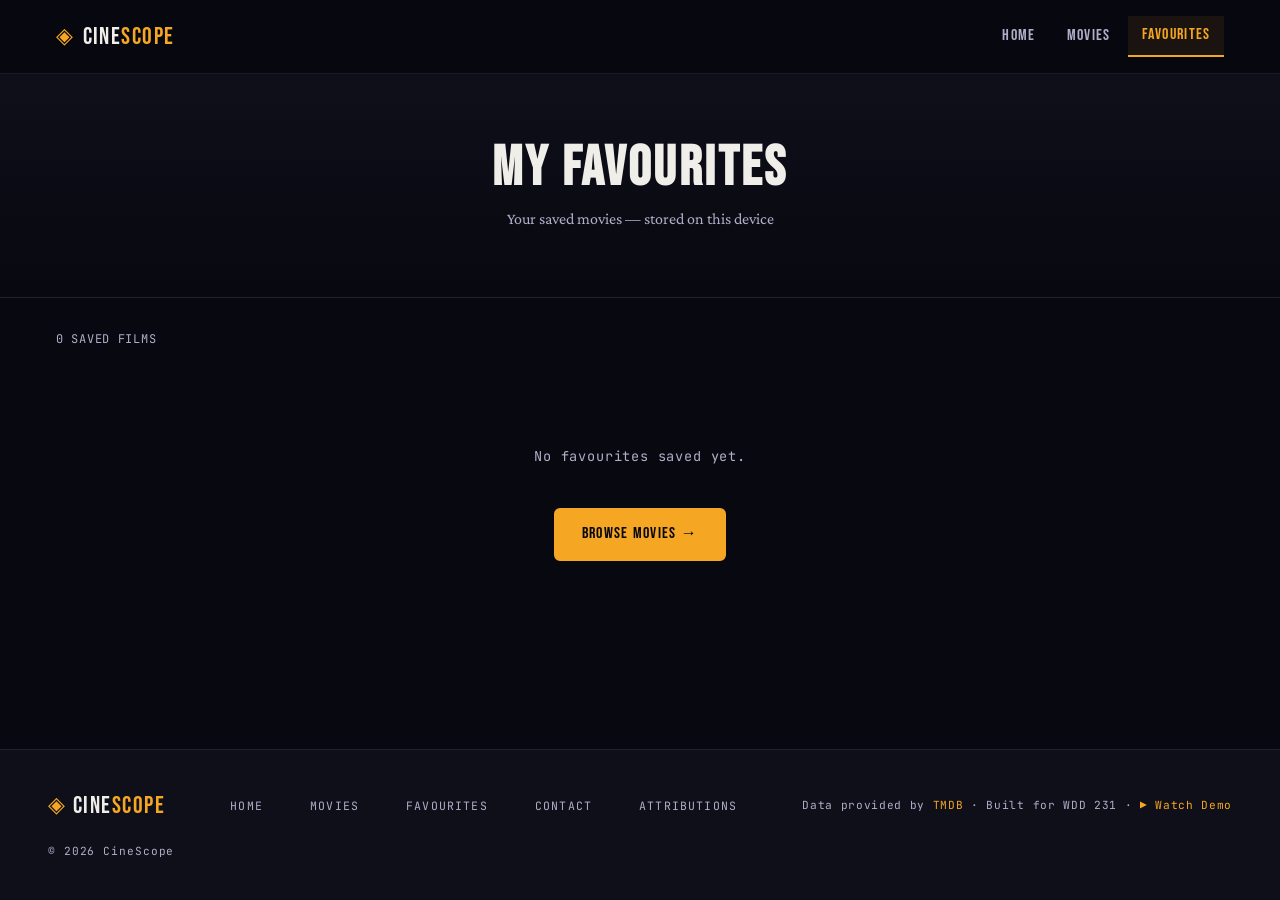
<file: final-project/favourites.html>
<!DOCTYPE html>
<html lang="en">
<head>
  <meta charset="UTF-8">
  <meta name="viewport" content="width=device-width, initial-scale=1.0">

  <title>My Favourites | CineScope — Movie Explorer</title>
  <meta name="description" content="View and manage your saved favourite movies on CineScope. Your list is stored locally on your device.">
  <meta name="author" content="Your Name">

  <!-- Open Graph -->
  <meta property="og:title"       content="My Favourites | CineScope">
  <meta property="og:description" content="Your personal saved movie list on CineScope.">
  <meta property="og:type"        content="website">
  <meta property="og:url"         content="https://yourusername.github.io/wdd231/final/favourites.html">
  <meta property="og:image"       content="https://yourusername.github.io/wdd231/final/images/og-image.jpg">

  <link rel="icon" type="image/svg+xml" href="images/favicon.svg">

  <link rel="preconnect" href="https://fonts.googleapis.com">
  <link rel="preconnect" href="https://fonts.gstatic.com" crossorigin>
  <link href="https://fonts.googleapis.com/css2?family=Bebas+Neue&family=Crimson+Pro:ital,wght@0,300;0,400;0,600;1,300;1,400&family=JetBrains+Mono:wght@400;700&display=swap" rel="stylesheet">

  <link rel="stylesheet" href="styles/small.css">
  <link rel="stylesheet" href="styles/larger.css">

  <script src="scripts/favourites.js" type="module"></script>
</head>
<body>

  <a href="#main-content" class="skip-link">Skip to main content</a>

  <header>
    <a href="index.html" class="logo-wrap" aria-label="CineScope Home">
      <span class="logo-icon" aria-hidden="true">◈</span>
      <span class="logo-text">Cine<span>Scope</span></span>
    </a>
    <button id="menu-btn" aria-label="Toggle navigation" aria-expanded="false" aria-controls="main-nav">
      <span></span><span></span><span></span>
    </button>
    <nav id="main-nav" aria-label="Main navigation">
      <a href="index.html">Home</a>
      <a href="movies.html">Movies</a>
      <a href="favourites.html" class="active" aria-current="page">Favourites</a>
    </nav>
  </header>

  <section class="page-hero" aria-label="My favourites">
    <h1 class="page-hero__title">My Favourites</h1>
    <p class="page-hero__sub">Your saved movies — stored on this device</p>
  </section>

  <main id="main-content">
    <div class="content-wrap">

      <div class="favs-toolbar">
        <p id="favs-count" class="results-count" aria-live="polite"></p>
        <button class="btn btn--danger" id="clear-all-btn" hidden>Clear All</button>
      </div>

      <div id="favs-grid" class="movie-grid" aria-live="polite">
        <p class="loading-msg" role="status">Loading…</p>
      </div>

    </div>
  </main>

  <!-- MODAL -->
  <div id="movie-modal" class="modal" role="dialog" aria-modal="true" aria-label="Movie details" hidden>
    <div class="modal__backdrop"></div>
    <div class="modal__panel">
      <button class="modal__close" id="modal-close" aria-label="Close modal">✕</button>
      <div id="modal-content" class="modal__content"></div>
    </div>
  </div>

  <footer>
    <div class="footer__brand">
      <span class="logo-icon" aria-hidden="true">◈</span>
      <span class="logo-text">Cine<span>Scope</span></span>
    </div>
    <nav class="footer__links" aria-label="Footer navigation">
      <a href="index.html">Home</a>
      <a href="movies.html">Movies</a>
      <a href="favourites.html">Favourites</a>
      <a href="form.html">Contact</a>
      <a href="attributions.html">Attributions</a>
    </nav>
    <p class="footer__credit">
      Data provided by <a href="https://www.themoviedb.org" target="_blank" rel="noopener">TMDB</a> ·
      Built for WDD 231 ·
      <a href="https://youtube.com" target="_blank" rel="noopener">▶ Watch Demo</a>
    </p>
    <p class="footer__copy">© <span class="footer-year"></span> CineScope</p>
  </footer>

</body>
</html>
</file>
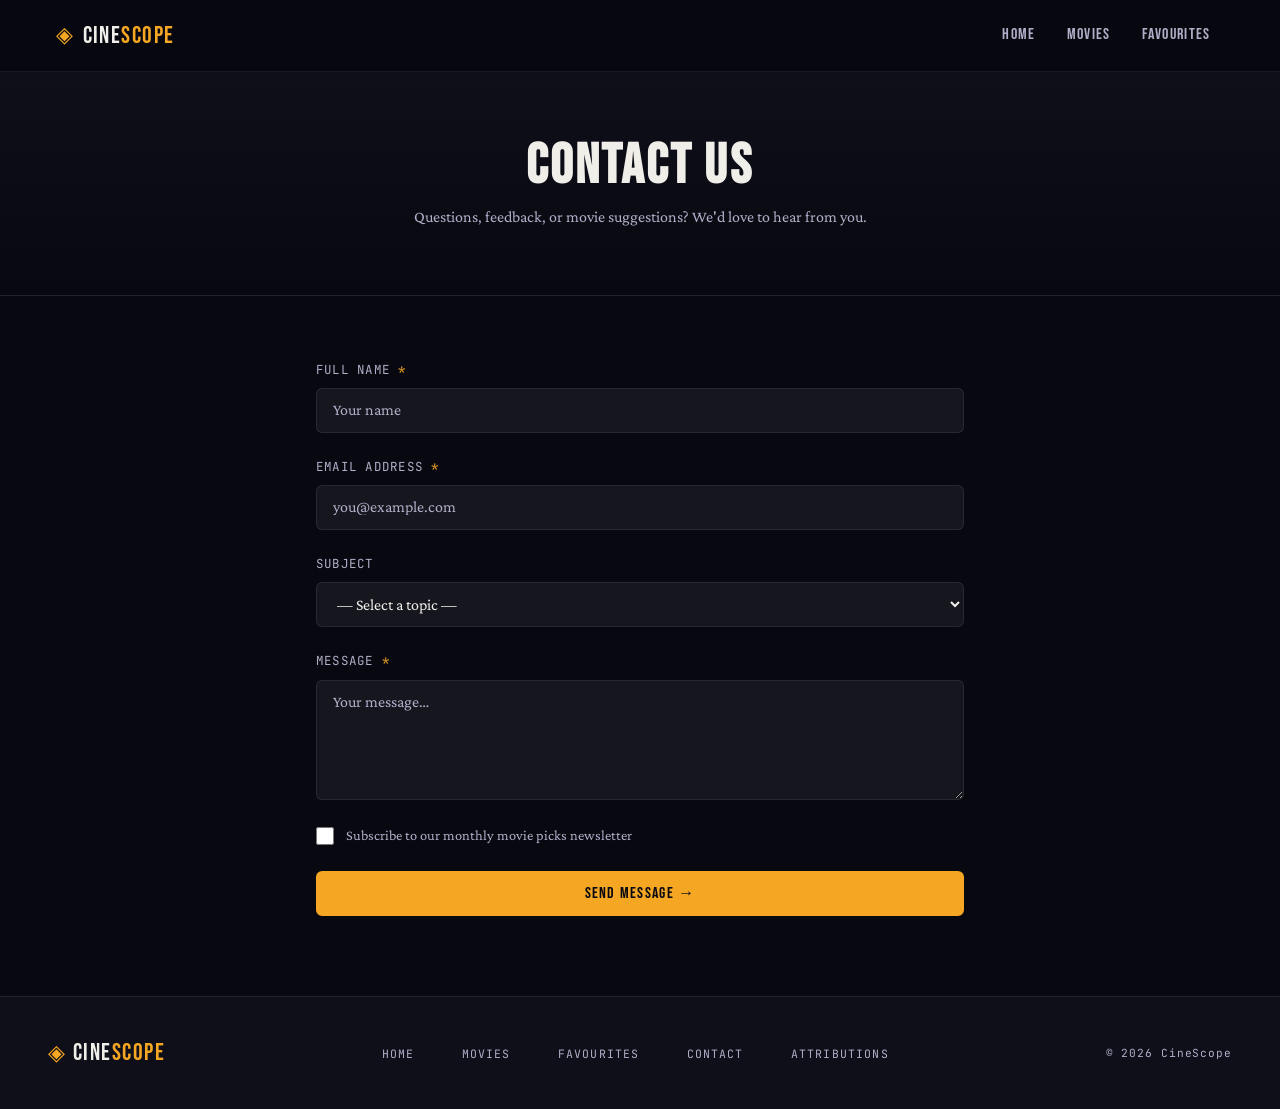
<file: final-project/form.html>
<!DOCTYPE html>
<html lang="en">
<head>
  <meta charset="UTF-8">
  <meta name="viewport" content="width=device-width, initial-scale=1.0">

  <title>Contact | CineScope — Movie Explorer</title>
  <meta name="description" content="Send feedback or a movie suggestion to the CineScope team.">
  <meta name="author" content="Your Name">

  <meta property="og:title"       content="Contact | CineScope">
  <meta property="og:description" content="Send feedback or suggest a movie to the CineScope team.">
  <meta property="og:type"        content="website">
  <meta property="og:url"         content="https://yourusername.github.io/wdd231/final/form.html">
  <meta property="og:image"       content="https://yourusername.github.io/wdd231/final/images/og-image.jpg">

  <link rel="icon" type="image/svg+xml" href="images/favicon.svg">

  <link rel="preconnect" href="https://fonts.googleapis.com">
  <link rel="preconnect" href="https://fonts.gstatic.com" crossorigin>
  <link href="https://fonts.googleapis.com/css2?family=Bebas+Neue&family=Crimson+Pro:ital,wght@0,300;0,400;0,600;1,300;1,400&family=JetBrains+Mono:wght@400;700&display=swap" rel="stylesheet">

  <link rel="stylesheet" href="styles/small.css">
  <link rel="stylesheet" href="styles/larger.css">

  <script src="scripts/nav.js" type="module" defer></script>
</head>
<body>

  <a href="#main-content" class="skip-link">Skip to main content</a>

  <header>
    <a href="index.html" class="logo-wrap" aria-label="CineScope Home">
      <span class="logo-icon" aria-hidden="true">◈</span>
      <span class="logo-text">Cine<span>Scope</span></span>
    </a>
    <button id="menu-btn" aria-label="Toggle navigation" aria-expanded="false" aria-controls="main-nav">
      <span></span><span></span><span></span>
    </button>
    <nav id="main-nav" aria-label="Main navigation">
      <a href="index.html">Home</a>
      <a href="movies.html">Movies</a>
      <a href="favourites.html">Favourites</a>
    </nav>
  </header>

  <div class="page-hero">
    <h1 class="page-hero__title">Contact Us</h1>
    <p class="page-hero__sub">Questions, feedback, or movie suggestions? We'd love to hear from you.</p>
  </div>

  <main id="main-content">
    <div class="content-wrap content-wrap--narrow">

      <form action="thankyou.html" method="get" class="contact-form" novalidate>

        <div class="form-group">
          <label for="name">Full Name <span aria-hidden="true">*</span></label>
          <input type="text" id="name" name="name" required autocomplete="name" placeholder="Your name">
        </div>

        <div class="form-group">
          <label for="email">Email Address <span aria-hidden="true">*</span></label>
          <input type="email" id="email" name="email" required autocomplete="email" placeholder="you@example.com">
        </div>

        <div class="form-group">
          <label for="subject">Subject</label>
          <select id="subject" name="subject">
            <option value="">— Select a topic —</option>
            <option value="feedback">General Feedback</option>
            <option value="suggestion">Movie Suggestion</option>
            <option value="bug">Report a Bug</option>
            <option value="other">Other</option>
          </select>
        </div>

        <div class="form-group">
          <label for="message">Message <span aria-hidden="true">*</span></label>
          <textarea id="message" name="message" rows="5" required placeholder="Your message…"></textarea>
        </div>

        <div class="form-group form-group--check">
          <input type="checkbox" id="subscribe" name="subscribe" value="yes">
          <label for="subscribe">Subscribe to our monthly movie picks newsletter</label>
        </div>

        <button type="submit" class="btn btn--primary btn--full">Send Message →</button>

      </form>

    </div>
  </main>

  <footer>
    <div class="footer__brand">
      <span class="logo-icon" aria-hidden="true">◈</span>
      <span class="logo-text">Cine<span>Scope</span></span>
    </div>
    <nav class="footer__links" aria-label="Footer navigation">
      <a href="index.html">Home</a>
      <a href="movies.html">Movies</a>
      <a href="favourites.html">Favourites</a>
      <a href="form.html">Contact</a>
      <a href="attributions.html">Attributions</a>
    </nav>
    <p class="footer__copy">© <span class="footer-year"></span> CineScope</p>
  </footer>

</body>
</html>
</file>
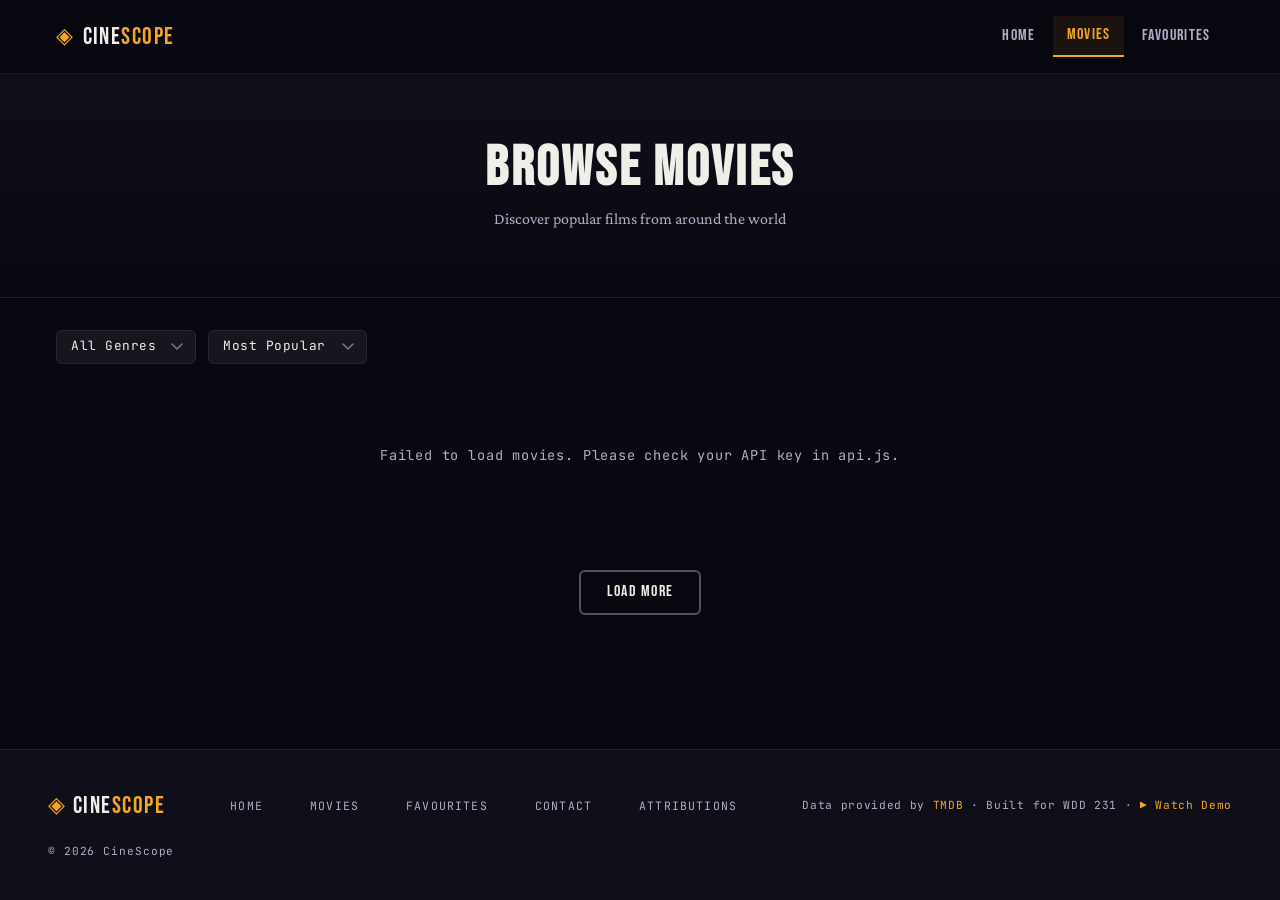
<file: final-project/movies.html>
<!DOCTYPE html>
<html lang="en">
<head>
  <meta charset="UTF-8">
  <meta name="viewport" content="width=device-width, initial-scale=1.0">

  <title>Browse Movies | CineScope — Movie Explorer</title>
  <meta name="description" content="Browse and filter hundreds of popular and top-rated movies on CineScope. Filter by genre, sort by rating or release date.">
  <meta name="author" content="Your Name">

  <!-- Open Graph -->
  <meta property="og:title"       content="Browse Movies | CineScope">
  <meta property="og:description" content="Filter and explore hundreds of movies on CineScope.">
  <meta property="og:type"        content="website">
  <meta property="og:url"         content="https://yourusername.github.io/wdd231/final/movies.html">
  <meta property="og:image"       content="https://yourusername.github.io/wdd231/final/images/og-image.jpg">

  <link rel="icon" type="image/svg+xml" href="images/favicon.svg">

  <link rel="preconnect" href="https://fonts.googleapis.com">
  <link rel="preconnect" href="https://fonts.gstatic.com" crossorigin>
  <link href="https://fonts.googleapis.com/css2?family=Bebas+Neue&family=Crimson+Pro:ital,wght@0,300;0,400;0,600;1,300;1,400&family=JetBrains+Mono:wght@400;700&display=swap" rel="stylesheet">

  <link rel="stylesheet" href="styles/small.css">
  <link rel="stylesheet" href="styles/larger.css">

  <script src="scripts/movies.js" type="module"></script>
</head>
<body>

  <a href="#main-content" class="skip-link">Skip to main content</a>

  <header>
    <a href="index.html" class="logo-wrap" aria-label="CineScope Home">
      <span class="logo-icon" aria-hidden="true">◈</span>
      <span class="logo-text">Cine<span>Scope</span></span>
    </a>
    <button id="menu-btn" aria-label="Toggle navigation" aria-expanded="false" aria-controls="main-nav">
      <span></span><span></span><span></span>
    </button>
    <nav id="main-nav" aria-label="Main navigation">
      <a href="index.html">Home</a>
      <a href="movies.html" class="active" aria-current="page">Movies</a>
      <a href="favourites.html">Favourites</a>
    </nav>
  </header>

  <!-- Page Hero -->
  <section class="page-hero" aria-labelledby="page-heading">
    <h1 class="page-hero__title" id="page-heading">Browse Movies</h1>
    <p class="page-hero__sub">Discover popular films from around the world</p>
  </section>

  <main id="main-content">

    <!-- Controls -->
    <div class="controls-bar content-wrap">
      <div class="controls-left">
        <label for="genre-filter" class="sr-only">Filter by genre</label>
        <select id="genre-filter" class="control-select">
          <option value="">All Genres</option>
          <option value="28">Action</option>
          <option value="35">Comedy</option>
          <option value="18">Drama</option>
          <option value="27">Horror</option>
          <option value="10749">Romance</option>
          <option value="878">Sci-Fi</option>
          <option value="53">Thriller</option>
          <option value="16">Animation</option>
        </select>

        <label for="sort-select" class="sr-only">Sort by</label>
        <select id="sort-select" class="control-select">
          <option value="popularity.desc">Most Popular</option>
          <option value="vote_average.desc">Highest Rated</option>
          <option value="release_date.desc">Newest First</option>
          <option value="release_date.asc">Oldest First</option>
        </select>
      </div>

      <p class="results-count" id="results-count" aria-live="polite"></p>
    </div>

    <!-- Movie Grid -->
    <div class="content-wrap">
      <div id="movies-grid" class="movie-grid" aria-live="polite">
        <p class="loading-msg" role="status">Loading movies…</p>
      </div>

      <div class="pagination" id="pagination">
        <button class="btn btn--ghost" id="load-more">Load More</button>
      </div>
    </div>

  </main>

  <!-- MODAL -->
  <div id="movie-modal" class="modal" role="dialog" aria-modal="true" aria-label="Movie details" hidden>
    <div class="modal__backdrop"></div>
    <div class="modal__panel">
      <button class="modal__close" id="modal-close" aria-label="Close modal">✕</button>
      <div id="modal-content" class="modal__content">
        <!-- Filled by JS -->
      </div>
    </div>
  </div>

  <footer>
    <div class="footer__brand">
      <span class="logo-icon" aria-hidden="true">◈</span>
      <span class="logo-text">Cine<span>Scope</span></span>
    </div>
    <nav class="footer__links" aria-label="Footer navigation">
      <a href="index.html">Home</a>
      <a href="movies.html">Movies</a>
      <a href="favourites.html">Favourites</a>
      <a href="form.html">Contact</a>
      <a href="attributions.html">Attributions</a>
    </nav>
    <p class="footer__credit">
      Data provided by <a href="https://www.themoviedb.org" target="_blank" rel="noopener">TMDB</a> ·
      Built for WDD 231 ·
      <a href="https://youtube.com" target="_blank" rel="noopener">▶ Watch Demo</a>
    </p>
    <p class="footer__copy">© <span class="footer-year"></span> CineScope</p>
  </footer>

</body>
</html>
</file>
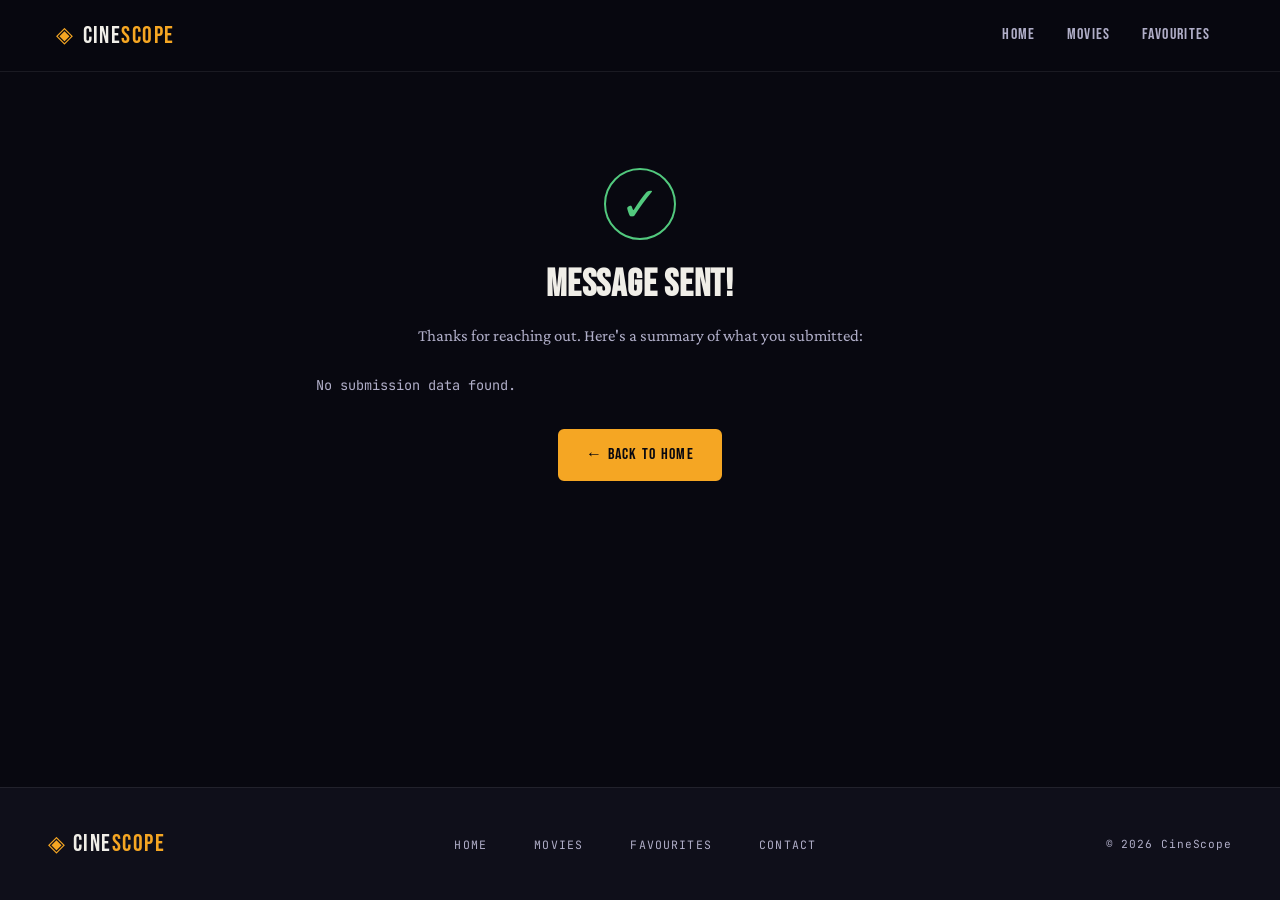
<file: final-project/thankyou.html>
<!DOCTYPE html>
<html lang="en">
<head>
  <meta charset="UTF-8">
  <meta name="viewport" content="width=device-width, initial-scale=1.0">

  <title>Thank You | CineScope — Movie Explorer</title>
  <meta name="description" content="Thank you for contacting CineScope. We received your message.">
  <meta name="author" content="Your Name">

  <link rel="icon" type="image/svg+xml" href="images/favicon.svg">

  <link rel="preconnect" href="https://fonts.googleapis.com">
  <link rel="preconnect" href="https://fonts.gstatic.com" crossorigin>
  <link href="https://fonts.googleapis.com/css2?family=Bebas+Neue&family=Crimson+Pro:ital,wght@0,300;0,400;0,600;1,300;1,400&family=JetBrains+Mono:wght@400;700&display=swap" rel="stylesheet">

  <link rel="stylesheet" href="styles/small.css">
  <link rel="stylesheet" href="styles/larger.css">

  <script src="scripts/nav.js" type="module" defer></script>
</head>
<body>

  <a href="#main-content" class="skip-link">Skip to main content</a>

  <header>
    <a href="index.html" class="logo-wrap" aria-label="CineScope Home">
      <span class="logo-icon" aria-hidden="true">◈</span>
      <span class="logo-text">Cine<span>Scope</span></span>
    </a>
    <button id="menu-btn" aria-label="Toggle navigation" aria-expanded="false" aria-controls="main-nav">
      <span></span><span></span><span></span>
    </button>
    <nav id="main-nav" aria-label="Main navigation">
      <a href="index.html">Home</a>
      <a href="movies.html">Movies</a>
      <a href="favourites.html">Favourites</a>
    </nav>
  </header>

  <main id="main-content">
    <div class="content-wrap content-wrap--narrow">

      <div class="thankyou-wrap">
        <div class="thankyou-icon" aria-hidden="true">✓</div>
        <h1 class="thankyou-title">Message Sent!</h1>
        <p class="thankyou-sub">Thanks for reaching out. Here's a summary of what you submitted:</p>

        <dl class="submission-list" id="submission-list">
          <!-- Filled by JS -->
        </dl>

        <a href="index.html" class="btn btn--primary">← Back to Home</a>
      </div>

    </div>
  </main>

  <footer>
    <div class="footer__brand">
      <span class="logo-icon" aria-hidden="true">◈</span>
      <span class="logo-text">Cine<span>Scope</span></span>
    </div>
    <nav class="footer__links" aria-label="Footer navigation">
      <a href="index.html">Home</a>
      <a href="movies.html">Movies</a>
      <a href="favourites.html">Favourites</a>
      <a href="form.html">Contact</a>
    </nav>
    <p class="footer__copy">© <span class="footer-year"></span> CineScope</p>
  </footer>

  <script>
    // Read URL search params and display submitted form data
    const params = new URLSearchParams(window.location.search);
    const list   = document.getElementById('submission-list');

    const fields = [
      { key: 'name',      label: 'Full Name' },
      { key: 'email',     label: 'Email Address' },
      { key: 'subject',   label: 'Subject' },
      { key: 'message',   label: 'Message' },
      { key: 'subscribe', label: 'Newsletter' },
    ];

    const subjectLabels = {
      feedback:   'General Feedback',
      suggestion: 'Movie Suggestion',
      bug:        'Report a Bug',
      other:      'Other',
    };

    let hasData = false;

    fields.forEach(({ key, label }) => {
      let value = params.get(key);
      if (!value) return;

      // Make subject human-readable
      if (key === 'subject') value = subjectLabels[value] || value;
      if (key === 'subscribe') value = value === 'yes' ? 'Yes, subscribed' : 'No';

      hasData = true;
      const row = document.createElement('div');
      row.className = 'submission-row';
      row.innerHTML = `<dt>${label}</dt><dd>${value}</dd>`;
      list.appendChild(row);
    });

    if (!hasData) {
      list.innerHTML = '<p style="color:var(--muted);font-family:var(--font-mono);font-size:0.85rem;">No submission data found.</p>';
    }
  </script>

</body>
</html>
</file>
<file: chamber/styles/larger.css>
/* =========================================================
   Chamber of Commerce — larger.css  (641px and above)
   ========================================================= */

@media (min-width: 641px) {

  header {
    padding: 0.85rem 2.5rem;
    flex-wrap: nowrap;
  }

  /* hamburger still visible 641–710px — nav goes horizontal at 711px+ */
}

/* ── Horizontal nav kicks in at 711px to prevent logo overlap ── */
@media (min-width: 711px) {

  #menu-btn { display: none; }

  nav,
  nav.open {
    display: flex;
    flex-direction: row;
    background: transparent;
    align-items: center;
    gap: 0.2rem;
    position: static;
    width: auto;
    box-shadow: none;
  }

  nav a {
    padding: 0.45rem 0.9rem;
    border-bottom: none;
    border-left: 0;
    border-radius: 8px;
    font-size: 0.85rem;
    white-space: nowrap;
  }

  nav a:hover, nav a.active {
    padding-left: 0.9rem;
    background: rgba(200,150,12,0.18);
  }

  nav a.active {
    border-bottom: 2px solid var(--gold);
    border-radius: 0;
  }



  /* Directory hero banner */
  .hero {
    padding: 3.5rem 2.5rem 3rem;
    text-align: left;
  }

  .hero h1 { font-size: 2.6rem; }
  .hero p  { margin: 0; font-size: 0.95rem; }

  /* Content wrapper (replaces old main padding) */
  .content-wrap {
    padding: 2.5rem 2rem 3.5rem;
  }

  /* Grid view — 2 columns on tablet */
  #member-display.grid-view {
    grid-template-columns: repeat(2, 1fr);
    gap: 1.5rem;
  }

  /* Footer */
  footer {
    flex-direction: row;
    justify-content: space-between;
    align-items: flex-start;
    padding: 2.5rem 3rem;
    text-align: left;
    flex-wrap: wrap;
    gap: 2rem;
  }

  .social-links { justify-content: flex-start; }

  /* ── Home Hero ── */
  .home-hero {
    min-height: 80vh;
    padding: 5rem 2.5rem 5rem;
  }

  .home-hero__title { font-size: 3.2rem; }
  .home-hero__sub   { font-size: 1rem; }

  /* ── Home Grid (weather + events) ── */
  .home-grid {
    display: grid;
    grid-template-columns: 1fr 1.4fr;
    gap: 1.5rem;
    align-items: start;
  }

  /* ── Spotlights ── */
  .spotlights-grid {
    grid-template-columns: repeat(2, 1fr);
    gap: 1.5rem;
  }
}

/* =========================================================
   Wide screens (1024px and above)
   ========================================================= */
@media (min-width: 1024px) {

  header { padding: 1rem 3.5rem; }

  .hero {
    padding: 4rem 3.5rem 3.5rem;
  }

  .hero h1 { font-size: 3rem; }

  .content-wrap { padding: 3rem 3.5rem 4rem; }

  /* Grid view — 3 columns on desktop */
  #member-display.grid-view {
    grid-template-columns: repeat(3, 1fr);
    gap: 1.75rem;
  }

  nav a { font-size: 0.9rem; }

  /* ── Home Hero ── */
  .home-hero {
    min-height: 85vh;
    padding: 6rem 3.5rem 6rem;
  }

  .home-hero__title { font-size: 4rem; }

  /* ── Home Grid ── */
  .home-grid {
    grid-template-columns: 1fr 1.5fr;
    gap: 2rem;
  }

  /* ── Spotlights ── */
  .spotlights-grid {
    grid-template-columns: repeat(3, 1fr);
    gap: 1.75rem;
  }
}
</file>
<file: chamber/styles/discover.css>
/* =========================================================
   discover.css — Discover Accra page
   Three distinct grid-template-areas layouts:
     • Small  (320–640px):   single column, stacked
     • Medium (641–1024px):  asymmetric 2-col mosaic
     • Large  (1025px+):     editorial 3-col feature layout
   ========================================================= */

/* ── Visitor Message Banner ────────────────────────────── */
.visitor-msg {
  display: none;              /* hidden by default */
  align-items: center;
  gap: 0.75rem;
  background: linear-gradient(90deg, #1a1200, #2d1f00);
  border-bottom: 3px solid var(--gold);
  color: var(--gold-light);
  padding: 0.75rem 1.25rem;
  font-family: var(--font-head);
  font-size: 0.88rem;
  font-weight: 600;
  letter-spacing: 0.02em;
  position: relative;
}

/* JS adds this class to reveal */
.visitor-msg--visible {
  display: flex;
  animation: slideDown 0.35s ease both;
}

@keyframes slideDown {
  from { transform: translateY(-100%); opacity: 0; }
  to   { transform: translateY(0);     opacity: 1; }
}

.visitor-msg__icon { font-size: 1.1rem; flex-shrink: 0; }
.visitor-msg__text { flex: 1; }

.visitor-msg__close {
  background: none;
  border: 1.5px solid rgba(240,192,64,0.4);
  color: var(--gold-light);
  border-radius: 50%;
  width: 26px;
  height: 26px;
  display: flex;
  align-items: center;
  justify-content: center;
  cursor: pointer;
  font-size: 0.75rem;
  line-height: 1;
  transition: all var(--transition);
  flex-shrink: 0;
  padding: 0;
}
.visitor-msg__close:hover {
  background: var(--gold);
  color: var(--ink);
  border-color: var(--gold);
}

/* ── Discover Section ──────────────────────────────────── */
.discover-section {
  padding-bottom: 3rem;
}

.discover-section .section-header {
  padding-top: 1.75rem;
  padding-bottom: 0;
  margin-bottom: 1.5rem;
}

/* ── Places Grid ───────────────────────────────────────── */
.places-grid {
  display: grid;
  padding: 0 1rem 1rem;
  gap: 1.25rem;
  max-width: 1200px;
  margin: 0 auto;

  /* ── SMALL layout (320–640px): single column, cards 1–8 stacked ── */
  grid-template-columns: 1fr;
  grid-template-areas:
    "place-1"
    "place-2"
    "place-3"
    "place-4"
    "place-5"
    "place-6"
    "place-7"
    "place-8";
}

/* ── Place Card ────────────────────────────────────────── */
.place-card {
  background: var(--card-bg);
  border-radius: var(--radius);
  border: 1px solid var(--border);
  box-shadow: var(--shadow-sm);
  overflow: hidden;
  display: flex;
  flex-direction: column;
  transition: transform var(--transition), box-shadow var(--transition);
  animation: fadeUp 0.45s ease both;
}

@keyframes fadeUp {
  from { opacity: 0; transform: translateY(20px); }
  to   { opacity: 1; transform: translateY(0); }
}

.place-card:hover {
  transform: translateY(-4px);
  box-shadow: var(--shadow-md);
}

/* ── Figure / Image ────────────────────────────────────── */
.place-card__fig {
  margin: 0;
  overflow: hidden;
  aspect-ratio: 3 / 2;
  background: var(--parchment2);
  flex-shrink: 0;
}

.place-card__fig img {
  width: 100%;
  height: 100%;
  object-fit: cover;
  display: block;
  /* No hover effect on mobile (requirement §12) */
}

/* ── Card Body ─────────────────────────────────────────── */
.place-card__body {
  padding: 1.1rem 1.25rem 1.25rem;
  display: flex;
  flex-direction: column;
  flex: 1;
  gap: 0.5rem;
}

.place-card__name {
  font-family: var(--font-head);
  font-size: 1.05rem;
  font-weight: 700;
  color: var(--ink);
  margin: 0;
  line-height: 1.3;
}

.place-card__address {
  font-size: 0.78rem;
  color: var(--gold-dark);
  font-style: normal;
  font-weight: 600;
  letter-spacing: 0.01em;
  display: flex;
  align-items: flex-start;
  gap: 0.3rem;
}
.place-card__address::before {
  content: '📍';
  font-style: normal;
  flex-shrink: 0;
  margin-top: -1px;
}

.place-card__desc {
  font-size: 0.82rem;
  color: var(--muted);
  line-height: 1.6;
  margin: 0;
  flex: 1;
}

/* ── Learn More Button ─────────────────────────────────── */
.place-card__btn {
  display: inline-flex;
  align-items: center;
  gap: 0.45rem;
  margin-top: 0.5rem;
  align-self: flex-start;
  font-family: var(--font-head);
  font-size: 0.78rem;
  font-weight: 700;
  letter-spacing: 0.05em;
  text-transform: uppercase;
  background: none;
  color: var(--gold-dark);
  border: 2px solid var(--gold);
  border-radius: 6px;
  padding: 0.4rem 0.9rem;
  cursor: pointer;
  transition: background var(--transition), color var(--transition), transform var(--transition);
}
.place-card__btn:hover {
  background: var(--gold);
  color: var(--ink);
  transform: translateX(2px);
}
.place-card__btn svg {
  transition: transform var(--transition);
}
.place-card__btn:hover svg {
  transform: translateX(3px);
}

/* =========================================================
   MEDIUM screens — 641px to 1024px
   Asymmetric 2-column layout — NO row-spanning:
     Row 1: place-1 (wide) | place-2 (narrow)
     Row 2: place-3 (narrow) | place-4 (wide)
     Row 3: place-5 (wide) | place-6 (narrow)
     Row 4: place-7 (narrow) | place-8 (wide)
   Alternating wide/narrow creates visual variety.
   ========================================================= */
@media (min-width: 641px) {
  .places-grid {
    grid-template-columns: 3fr 2fr;
    gap: 1.5rem;
    padding: 0 1.5rem 1.5rem;
    grid-template-areas:
      "place-1 place-2"
      "place-3 place-4"
      "place-5 place-6"
      "place-7 place-8";
  }

  /* Swap column order for alternating rows */
  .place-card[data-id="3"],
  .place-card[data-id="7"] {
    grid-column: 1;
  }
  .place-card[data-id="4"],
  .place-card[data-id="8"] {
    grid-column: 2;
  }

  /* Image hover effect — medium and above only (§12) */
  .place-card__fig img {
    transition: transform 0.4s ease, filter 0.4s ease;
  }
  .place-card:hover .place-card__fig img {
    transform: scale(1.06);
    filter: brightness(1.08) saturate(1.15);
  }
}

/* =========================================================
   LARGE screens — 1025px and above
   3-column layout — NO row-spanning, clean and predictable:
     Row 1: place-1 | place-2 | place-3
     Row 2: place-4 | place-5 | place-6
     Row 3: place-7 | place-8 | (empty — offset for variety)
   Middle column is wider for visual hierarchy.
   ========================================================= */
@media (min-width: 1025px) {
  .places-grid {
    grid-template-columns: 1fr 1.3fr 1fr;
    gap: 1.75rem;
    padding: 0 2rem 2rem;
    grid-template-areas:
      "place-1 place-2 place-3"
      "place-4 place-5 place-6"
      "place-7 place-8 place-8";
  }

  /* Wide card in last row gets horizontal layout */
  .place-card[data-id="8"] {
    flex-direction: row;
    align-items: stretch;
    overflow: hidden;
    max-height: 280px;
  }

  .place-card[data-id="8"] .place-card__fig {
    width: 45%;
    max-width: 45%;
    flex-shrink: 0;
    flex-grow: 0;
    aspect-ratio: unset;
    overflow: hidden;
    max-height: 280px;
  }

  .place-card[data-id="8"] .place-card__fig img {
    width: 100%;
    height: 100%;
    object-fit: cover;
    object-position: center top;
    display: block;
  }

  .place-card[data-id="8"] .place-card__body {
    flex: 1;
    min-width: 0;
    overflow: hidden;
  }

  /* Centre column cards get slightly larger text */
  .place-card[data-id="2"] .place-card__name,
  .place-card[data-id="5"] .place-card__name {
    font-size: 1.15rem;
  }

  /* Enhanced hover */
  .place-card:hover .place-card__fig img {
    transform: scale(1.07);
    filter: brightness(1.1) saturate(1.2);
  }

  /* Gold shimmer overlay on hover */
  .place-card__fig {
    position: relative;
  }

  .place-card__fig::after {
    content: '';
    position: absolute;
    inset: 0;
    background: linear-gradient(
      135deg,
      rgba(200,150,12,0)    0%,
      rgba(200,150,12,0.18) 50%,
      rgba(200,150,12,0)    100%
    );
    opacity: 0;
    transition: opacity 0.4s ease;
  }

  .place-card:hover .place-card__fig::after {
    opacity: 1;
  }
}
</file>
<file: chamber/styles/join.css>
/* =========================================================
   join.css — Join & Thank You page styles
   ========================================================= */

/* ── Join Hero ─────────────────────────────────────────── */
.join-hero {
  background: linear-gradient(135deg, #1a1200 0%, #2d1f00 60%, #0d0d0d 100%);
  color: #fff;
  padding: 2.5rem 1.25rem 2rem;
  text-align: center;
  position: relative;
  overflow: hidden;
}

.join-hero::before {
  content: '';
  position: absolute;
  inset: 0;
  background: repeating-linear-gradient(
    45deg, transparent, transparent 30px,
    rgba(200,150,12,0.04) 30px, rgba(200,150,12,0.04) 31px
  );
}

.join-hero h1 {
  font-family: var(--font-head);
  font-size: 1.85rem;
  font-weight: 800;
  margin: 0 0 0.5rem;
  color: var(--gold-light);
  position: relative;
}

.join-hero p {
  font-size: 0.9rem;
  color: #bbb;
  max-width: 520px;
  margin: 0 auto;
  position: relative;
}

/* ── Join Main Layout ──────────────────────────────────── */
.join-main {
  flex: 1;
  padding: 1.75rem 1rem 3rem;
  max-width: 1100px;
  width: 100%;
  margin: 0 auto;
  display: flex;
  flex-direction: column;
  gap: 2.5rem;
}

/* ── Form Section ──────────────────────────────────────── */
.form-section {
  background: var(--card-bg);
  border-radius: var(--radius);
  border: 1px solid var(--border);
  box-shadow: var(--shadow-md);
  padding: 2rem 1.5rem;
}

.form-section__title {
  font-family: var(--font-head);
  font-size: 1.3rem;
  font-weight: 700;
  color: var(--ink);
  margin: 0 0 1.75rem;
  padding-bottom: 0.75rem;
  border-bottom: 3px solid var(--gold);
  display: flex;
  align-items: center;
  gap: 0.5rem;
}

.form-section__title::before {
  content: '✍️';
  font-size: 1.1rem;
}

/* ── Form Fields ───────────────────────────────────────── */
.form-row {
  display: grid;
  grid-template-columns: 1fr;
  gap: 1.25rem;
  margin-bottom: 1.25rem;
}

.form-field {
  display: flex;
  flex-direction: column;
  gap: 0.4rem;
  margin-bottom: 1.25rem;
}

.form-field:last-of-type { margin-bottom: 0; }

.field-label {
  font-family: var(--font-head);
  font-size: 0.82rem;
  font-weight: 700;
  color: var(--muted);
  text-transform: uppercase;
  letter-spacing: 0.05em;
}

.required {
  color: #b91c1c;
  font-size: 0.9rem;
}

.field-hint {
  font-size: 0.75rem;
  color: var(--muted);
  font-style: italic;
}

.form-field input,
.form-field select,
.form-field textarea {
  font-family: var(--font-body);
  font-size: 0.95rem;
  color: var(--ink);
  background: var(--parchment);
  border: 2px solid var(--border);
  border-radius: 8px;
  padding: 0.65rem 0.9rem;
  transition: border-color 0.2s, box-shadow 0.2s;
  width: 100%;
}

.form-field input:focus,
.form-field select:focus,
.form-field textarea:focus {
  outline: none;
  border-color: var(--gold);
  box-shadow: 0 0 0 3px rgba(200,150,12,0.15);
}

.form-field input:invalid:not(:placeholder-shown),
.form-field select:invalid:not(:focus) {
  border-color: #b91c1c;
}

.form-field input:valid:not(:placeholder-shown) {
  border-color: #16a34a;
}

.form-field textarea {
  resize: vertical;
  min-height: 110px;
}



/* ── Submit Button ─────────────────────────────────────── */
.form-submit {
  margin-top: 1.75rem;
  display: flex;
  justify-content: flex-start;
}

.submit-btn {
  font-family: var(--font-head);
  font-size: 0.95rem;
  font-weight: 700;
  letter-spacing: 0.04em;
  background: var(--gold);
  color: var(--ink);
  border: none;
  border-radius: 8px;
  padding: 0.8rem 2rem;
  cursor: pointer;
  transition: background 0.2s, transform 0.15s, box-shadow 0.2s;
  box-shadow: 0 4px 12px rgba(200,150,12,0.3);
}

.submit-btn:hover {
  background: var(--gold-light);
  transform: translateY(-2px);
  box-shadow: 0 6px 20px rgba(200,150,12,0.4);
}

.submit-btn:active { transform: translateY(0); }

/* ── Membership Cards ──────────────────────────────────── */
.membership-cards {
  padding: 0;
}

.membership-cards__title {
  font-family: var(--font-head);
  font-size: 1.3rem;
  font-weight: 700;
  color: var(--ink);
  margin: 0 0 1.25rem;
}

.card-grid {
  display: grid;
  grid-template-columns: 1fr 1fr;
  gap: 1rem;
}

/* ── Individual Membership Card ────────────────────────── */
.mem-card {
  border-radius: var(--radius);
  padding: 1.25rem 1rem 1rem;
  border: 2px solid transparent;
  display: flex;
  flex-direction: column;
  gap: 0.4rem;
  position: relative;
  overflow: hidden;
  cursor: default;
  /* Entry animation */
  opacity: 0;
  transform: translateY(24px);
  animation: cardReveal 0.5s ease forwards;
}

@keyframes cardReveal {
  to { opacity: 1; transform: translateY(0); }
}

.mem-card__badge {
  font-family: var(--font-head);
  font-size: 0.65rem;
  font-weight: 800;
  letter-spacing: 0.1em;
  text-transform: uppercase;
  padding: 0.2rem 0.6rem;
  border-radius: 999px;
  display: inline-block;
  width: fit-content;
  margin-bottom: 0.25rem;
}

.mem-card__name {
  font-family: var(--font-head);
  font-size: 0.95rem;
  font-weight: 700;
  margin: 0;
}

.mem-card__tagline {
  font-size: 0.75rem;
  color: inherit;
  opacity: 0.75;
  margin: 0;
}

.mem-card__price {
  font-family: var(--font-head);
  font-size: 0.9rem;
  font-weight: 700;
  margin: 0.25rem 0 0.5rem;
}

.mem-card__link {
  font-family: var(--font-head);
  font-size: 0.75rem;
  font-weight: 700;
  letter-spacing: 0.05em;
  text-transform: uppercase;
  border: 2px solid currentColor;
  background: transparent;
  border-radius: 6px;
  padding: 0.35rem 0.75rem;
  cursor: pointer;
  transition: all 0.2s;
  color: inherit;
  margin-top: auto;
  width: fit-content;
}

.mem-card__link:hover {
  filter: brightness(1.2);
  transform: translateY(-1px);
}

/* NP */
.mem-card--np {
  background: #f0f4f8;
  border-color: #718096;
  color: #1a202c;
}
.mem-card--np .mem-card__badge { background: #4a5568; color: #fff; }

/* Bronze */
.mem-card--bronze {
  background: linear-gradient(135deg, #2d1a0a 0%, #3d2510 100%);
  border-color: #8b4513;
  color: #f5deb3;
}
.mem-card--bronze .mem-card__badge { background: #8b4513; color: #fff; }

/* Silver */
.mem-card--silver {
  background: linear-gradient(135deg, #1a2030 0%, #2a3045 100%);
  border-color: #7b8fa1;
  color: #cbd5e0;
}
.mem-card--silver .mem-card__badge { background: #4a6075; color: #fff; }

/* Gold */
.mem-card--gold {
  background: linear-gradient(135deg, #1a1200 0%, #2d1f00 100%);
  border-color: var(--gold);
  color: var(--gold-light);
  box-shadow: 0 4px 20px rgba(200,150,12,0.2);
  /* Additional shimmer animation */
  animation: cardReveal 0.5s ease forwards, goldShimmer 3s ease-in-out 1s infinite;
}

@keyframes goldShimmer {
  0%, 100% { box-shadow: 0 4px 20px rgba(200,150,12,0.2); }
  50%       { box-shadow: 0 4px 30px rgba(200,150,12,0.45); }
}

.mem-card--gold .mem-card__badge { background: var(--gold); color: var(--ink); }

/* ── Modals ────────────────────────────────────────────── */
.mem-modal {
  border: none;
  border-radius: 14px;
  padding: 0;
  max-width: 480px;
  width: calc(100% - 2rem);
  box-shadow: 0 20px 60px rgba(0,0,0,0.4);
  animation: modalIn 0.25s ease;
}

.mem-modal::backdrop {
  background: rgba(0,0,0,0.6);
  backdrop-filter: blur(3px);
}

@keyframes modalIn {
  from { opacity: 0; transform: scale(0.95) translateY(-10px); }
  to   { opacity: 1; transform: scale(1) translateY(0); }
}

.modal-inner { overflow: hidden; border-radius: 14px; }

.modal-header {
  display: flex;
  align-items: center;
  justify-content: space-between;
  padding: 1.25rem 1.5rem;
}

.modal-header h2 {
  font-family: var(--font-head);
  font-size: 1.1rem;
  font-weight: 700;
  margin: 0;
}

.modal-header--np    { background: #e2e8f0; color: #2d3748; }
.modal-header--bronze{ background: #8b4513; color: #fff; }
.modal-header--silver{ background: #2a3045; color: #cbd5e0; }
.modal-header--gold  { background: linear-gradient(90deg, #1a1200, #2d1f00); color: var(--gold-light); }

.modal-close {
  background: none;
  border: none;
  font-size: 1.1rem;
  cursor: pointer;
  color: inherit;
  opacity: 0.7;
  padding: 0.25rem;
  line-height: 1;
  border-radius: 4px;
  transition: opacity 0.15s;
}
.modal-close:hover { opacity: 1; }

.modal-benefits {
  list-style: none;
  padding: 1.25rem 1.5rem;
  margin: 0;
  background: var(--card-bg);
  display: flex;
  flex-direction: column;
  gap: 0.6rem;
}

.modal-benefits li {
  font-size: 0.88rem;
  color: var(--ink-mid);
  line-height: 1.5;
}

.modal-note {
  font-size: 0.8rem;
  color: var(--muted);
  background: var(--parchment2);
  padding: 0.75rem 1.5rem;
  margin: 0;
  border-top: 1px solid var(--border);
  font-style: italic;
}

.modal-cta {
  display: block;
  width: 100%;
  font-family: var(--font-head);
  font-size: 0.9rem;
  font-weight: 700;
  background: var(--gold);
  color: var(--ink);
  border: none;
  padding: 0.9rem;
  cursor: pointer;
  transition: background 0.2s;
  letter-spacing: 0.03em;
}
.modal-cta:hover { background: var(--gold-light); }

/* ── Thank You Page ────────────────────────────────────── */
.thankyou-hero { padding: 3rem 1.25rem 2.5rem; }

.thankyou-icon {
  font-size: 3.5rem;
  margin-bottom: 0.75rem;
  animation: popIn 0.5s cubic-bezier(0.175, 0.885, 0.32, 1.275) both;
}

@keyframes popIn {
  from { transform: scale(0); opacity: 0; }
  to   { transform: scale(1); opacity: 1; }
}

.thankyou-main {
  flex: 1;
  padding: 2rem 1rem 3rem;
  max-width: 700px;
  width: 100%;
  margin: 0 auto;
}

.thankyou-card {
  background: var(--card-bg);
  border-radius: var(--radius);
  border: 1px solid var(--border);
  box-shadow: var(--shadow-md);
  padding: 2rem 1.5rem;
}

.thankyou-card h2 {
  font-family: var(--font-head);
  font-size: 1.3rem;
  font-weight: 700;
  color: var(--ink);
  margin: 0 0 0.5rem;
  border-bottom: 3px solid var(--gold);
  padding-bottom: 0.75rem;
}

.thankyou-intro {
  font-size: 0.88rem;
  color: var(--muted);
  margin: 0 0 1.5rem;
}

.summary-list {
  display: grid;
  gap: 0;
  border: 1px solid var(--border);
  border-radius: 8px;
  overflow: hidden;
  margin-bottom: 2rem;
}

.summary-list div {
  display: grid;
  grid-template-columns: 1fr 2fr;
  border-bottom: 1px solid var(--border);
}

.summary-list div:last-child { border-bottom: none; }

.summary-list dt {
  font-family: var(--font-head);
  font-size: 0.78rem;
  font-weight: 700;
  text-transform: uppercase;
  letter-spacing: 0.05em;
  color: var(--muted);
  background: var(--parchment2);
  padding: 0.7rem 1rem;
  display: flex;
  align-items: center;
  border-right: 1px solid var(--border);
}

.summary-list dd {
  font-size: 0.9rem;
  color: var(--ink);
  padding: 0.7rem 1rem;
  margin: 0;
  display: flex;
  align-items: center;
}

.thankyou-actions {
  display: flex;
  flex-wrap: wrap;
  gap: 0.75rem;
}

.cta-back, .cta-dir {
  font-family: var(--font-head);
  font-size: 0.88rem;
  font-weight: 700;
  padding: 0.65rem 1.25rem;
  border-radius: 8px;
  text-decoration: none;
  transition: all 0.2s;
}

.cta-back {
  background: var(--parchment2);
  color: var(--ink);
  border: 2px solid var(--border);
}
.cta-back:hover { border-color: var(--gold); color: var(--gold-dark); }

.cta-dir {
  background: var(--gold);
  color: var(--ink);
  border: 2px solid var(--gold);
}
.cta-dir:hover { background: var(--gold-light); }

/* ── Responsive: larger screens ────────────────────────── */
@media (min-width: 641px) {
  .join-hero h1 { font-size: 2.5rem; }
  .join-hero { padding: 3.5rem 2.5rem 3rem; text-align: left; }
  .join-hero p { margin: 0; }

  .join-main {
    padding: 2.5rem 2rem 3.5rem;
    flex-direction: row;
    align-items: flex-start;
    gap: 2rem;
  }

  .form-section { flex: 1; min-width: 0; }
  .membership-cards { width: 280px; flex-shrink: 0; }
  .card-grid { grid-template-columns: 1fr; }

  .form-row { grid-template-columns: 1fr 1fr; }
}

@media (min-width: 1024px) {
  .join-main { padding: 3rem 3.5rem 4rem; gap: 2.5rem; }
  .membership-cards { width: 300px; }
}
</file>
<file: final-project/styles/small.css>
/* =====================================================
   CineScope — small.css  (mobile-first, 320px+)
   ===================================================== */

/* ── Reset ─────────────────────────────────────────── */
*, *::before, *::after { box-sizing: border-box; margin: 0; padding: 0; }
html { line-height: 1.15; -webkit-text-size-adjust: 100%; scroll-behavior: smooth; }
img, svg { border-style: none; max-width: 100%; display: block; }
button, input, select, textarea {
  font-family: inherit; font-size: 100%; line-height: 1.15; margin: 0;
}
button { cursor: pointer; }
[hidden] { display: none !important; }

/* ── Variables ─────────────────────────────────────── */
:root {
  --black:       #080810;
  --deep:        #0f0f1a;
  --surface:     #16161f;
  --surface2:    #1e1e2a;
  --border:      rgba(255,255,255,0.08);
  --amber:       #f5a623;
  --amber-light: #ffc85a;
  --amber-dark:  #b87a10;
  --white:       #f0eee8;
  --muted:       #b0aec8;
  --red:         #e05252;
  --green:       #52c97e;

  --font-display: 'Bebas Neue', sans-serif;
  --font-body:    'Crimson Pro', Georgia, serif;
  --font-mono:    'JetBrains Mono', monospace;

  --radius:      6px;
  --radius-lg:   12px;
  --shadow:      0 4px 24px rgba(0,0,0,0.5);
  --shadow-lg:   0 12px 48px rgba(0,0,0,0.7);
  --transition:  0.2s ease;

  --card-w:      100%;
}

/* ── Base ───────────────────────────────────────────── */
body {
  font-family: var(--font-body);
  background: var(--black);
  color: var(--white);
  min-height: 100vh;
  display: flex;
  flex-direction: column;
  font-size: 1.05rem;
  line-height: 1.65;
  overflow-x: hidden;
}

h1, h2, h3 { font-family: var(--font-display); line-height: 1.1; letter-spacing: 0.02em; }
h1 { font-size: 2.4rem; }
h2 { font-size: 1.8rem; }
h3 { font-size: 1.2rem; }

a { color: var(--amber); text-decoration: underline; text-underline-offset: 3px; transition: color var(--transition); }
a:hover { color: var(--amber-light); }

img { max-width: 100%; display: block; }

/* ── Utilities ──────────────────────────────────────── */
.sr-only {
  position: absolute; width: 1px; height: 1px;
  padding: 0; margin: -1px; overflow: hidden;
  clip: rect(0,0,0,0); white-space: nowrap; border: 0;
}

.skip-link {
  position: absolute; top: -100%; left: 1rem;
  background: var(--amber); color: var(--black);
  font-weight: 700; padding: 0.5rem 1rem;
  border-radius: 0 0 var(--radius) var(--radius);
  z-index: 9999; font-family: var(--font-mono);
}
.skip-link:focus { top: 0; }

.content-wrap {
  max-width: 1200px;
  width: 100%;
  margin: 0 auto;
  padding: 2rem 1rem 3rem;
}
.content-wrap--narrow { max-width: 680px; }

/* ── Buttons ────────────────────────────────────────── */
.btn {
  display: inline-flex; align-items: center; gap: 0.5rem;
  font-family: var(--font-display); font-size: 1rem;
  letter-spacing: 0.08em; text-transform: uppercase;
  padding: 0.7rem 1.6rem; border-radius: var(--radius);
  border: 2px solid transparent;
  transition: all var(--transition);
  text-decoration: none; white-space: nowrap;
}
.btn--primary {
  background: var(--amber); color: var(--black); border-color: var(--amber);
}
.btn--primary:hover {
  background: var(--amber-light); color: var(--black); border-color: var(--amber-light);
  transform: translateY(-2px); box-shadow: 0 6px 20px rgba(245,166,35,0.4);
}
.btn--ghost {
  background: transparent; color: var(--white); border-color: rgba(255,255,255,0.3);
}
.btn--ghost:hover {
  border-color: var(--amber); color: var(--amber);
}
.btn--danger {
  background: transparent; color: var(--red); border-color: var(--red);
  font-size: 0.85rem; padding: 0.5rem 1rem;
}
.btn--danger:hover { background: var(--red); color: #fff; }
.btn--full { width: 100%; justify-content: center; }

/* ── Header ─────────────────────────────────────────── */
header {
  background: rgba(8,8,16,0.92);
  backdrop-filter: blur(12px);
  -webkit-backdrop-filter: blur(12px);
  border-bottom: 1px solid var(--border);
  padding: 0.75rem 1.25rem;
  display: flex; align-items: center;
  justify-content: space-between;
  position: sticky; top: 0; z-index: 200;
  flex-wrap: wrap; gap: 0.5rem;
}

.logo-wrap {
  display: flex; align-items: center; gap: 0.6rem;
  text-decoration: none; color: inherit;
}
.logo-icon {
  font-size: 1.4rem; color: var(--amber); line-height: 1;
}
.logo-text {
  font-family: var(--font-display); font-size: 1.5rem;
  letter-spacing: 0.06em; color: var(--white); line-height: 1;
}
.logo-text span { color: var(--amber); }

/* ── Hamburger ──────────────────────────────────────── */
#menu-btn {
  background: none; border: 1.5px solid var(--border);
  color: var(--white); border-radius: var(--radius);
  width: 42px; height: 42px;
  display: flex; flex-direction: column;
  justify-content: center; align-items: center; gap: 5px;
  padding: 8px; transition: border-color var(--transition);
  flex-shrink: 0;
}
#menu-btn:hover { border-color: var(--amber); }
#menu-btn span {
  display: block; width: 20px; height: 1.5px;
  background: var(--white); border-radius: 2px; transition: all 0.3s;
}
#menu-btn.open span:nth-child(1) { transform: translateY(6.5px) rotate(45deg); }
#menu-btn.open span:nth-child(2) { opacity: 0; }
#menu-btn.open span:nth-child(3) { transform: translateY(-6.5px) rotate(-45deg); }

/* ── Nav ────────────────────────────────────────────── */
nav {
  background: var(--deep); display: none; flex-direction: column;
  width: 100%; position: absolute; top: 100%; left: 0;
  z-index: 199; border-bottom: 1px solid var(--border);
}
nav.open { display: flex; }

nav a {
  color: var(--muted); text-decoration: none;
  padding: 0.9rem 1.5rem;
  font-family: var(--font-display); font-size: 1.1rem;
  letter-spacing: 0.06em;
  border-bottom: 1px solid var(--border);
  transition: color var(--transition), background var(--transition);
}
nav a:hover, nav a.active {
  color: var(--amber); background: rgba(245,166,35,0.06);
}
nav a.active { border-left: 3px solid var(--amber); }

/* ── Hero ───────────────────────────────────────────── */
.hero {
  position: relative; min-height: 90vh;
  display: flex; align-items: center;
  overflow: hidden;
  padding: 5rem 1.25rem 6rem;
}

.hero__bg {
  position: absolute; inset: 0; z-index: 0;
  background:
    linear-gradient(to right, rgba(8,8,16,0.95) 0%, rgba(8,8,16,0.75) 50%, rgba(8,8,16,0.4) 100%),
    linear-gradient(to bottom, rgba(8,8,16,0.3) 0%, rgba(8,8,16,0.8) 100%),
    url('images/og-image.jpg') center/cover no-repeat;
}

/* Film grain removed — using real hero image */

.hero__content {
  position: relative; z-index: 1;
  max-width: 640px;
}

.hero__eyebrow {
  font-family: var(--font-mono); font-size: 0.72rem;
  letter-spacing: 0.22em; text-transform: uppercase;
  color: var(--amber); margin-bottom: 1.25rem;
  display: flex; align-items: center; gap: 0.75rem;
}
.hero__eyebrow::before {
  content: ''; display: inline-block;
  width: 28px; height: 1px; background: var(--amber);
}

.hero__title {
  font-family: var(--font-display); font-size: 3.8rem;
  line-height: 0.95; letter-spacing: 0.03em;
  color: var(--white); margin-bottom: 1.5rem;
  text-transform: uppercase;
}
.hero__title span { color: var(--amber); display: block; }

.hero__sub {
  font-family: var(--font-body); font-size: 1.1rem;
  color: var(--muted); line-height: 1.7;
  margin-bottom: 2.5rem; max-width: 480px;
}

.hero__actions { display: flex; flex-wrap: wrap; gap: 1rem; }

.hero__scroll-hint {
  position: absolute; bottom: 2rem; left: 50%;
  transform: translateX(-50%);
  display: flex; flex-direction: column; align-items: center; gap: 0.5rem;
  font-family: var(--font-mono); font-size: 0.65rem;
  letter-spacing: 0.15em; text-transform: uppercase; color: var(--muted);
}
.hero__scroll-line {
  width: 1px; height: 40px; background: linear-gradient(to bottom, var(--muted), transparent);
  animation: scrollPulse 2s ease-in-out infinite;
}
@keyframes scrollPulse {
  0%, 100% { opacity: 0.3; transform: scaleY(1); }
  50%       { opacity: 1;   transform: scaleY(1.2); }
}

/* ── Page Hero (inner pages) ────────────────────────── */
.page-hero {
  background: linear-gradient(180deg, var(--deep) 0%, var(--black) 100%);
  border-bottom: 1px solid var(--border);
  padding: 3rem 1.25rem 2.5rem;
  text-align: center;
}
.page-hero__title {
  font-family: var(--font-display); font-size: 2.8rem;
  text-transform: uppercase; color: var(--white);
  letter-spacing: 0.05em;
}
.page-hero__sub { color: var(--muted); font-size: 1rem; margin-top: 0.4rem; }

/* ── Section ────────────────────────────────────────── */
.section {
  padding: 3rem 1rem 1rem;
  max-width: 1200px; width: 100%; margin: 0 auto;
}
.section__header {
  display: flex; align-items: baseline;
  justify-content: space-between; margin-bottom: 1.5rem;
  border-bottom: 1px solid var(--border); padding-bottom: 0.75rem;
}
.section__title {
  font-family: var(--font-display); font-size: 1.6rem;
  letter-spacing: 0.06em; text-transform: uppercase; color: var(--white);
}
.section__title::after { content: none; }
.section__link {
  font-family: var(--font-mono); font-size: 0.75rem;
  letter-spacing: 0.1em; text-transform: uppercase; color: var(--amber);
}

/* ── Movie Grid ─────────────────────────────────────── */
.movie-grid {
  display: grid;
  grid-template-columns: repeat(2, 1fr);
  gap: 1rem;
}

/* ── Movie Card ─────────────────────────────────────── */
.movie-card {
  background: var(--surface);
  border: 1px solid var(--border);
  border-radius: var(--radius-lg);
  overflow: hidden;
  cursor: pointer;
  transition: transform var(--transition), box-shadow var(--transition), border-color var(--transition);
  animation: fadeUp 0.4s ease both;
  position: relative;
}
.movie-card:hover {
  transform: translateY(-4px);
  box-shadow: var(--shadow-lg);
  border-color: rgba(245,166,35,0.3);
}
@keyframes fadeUp {
  from { opacity: 0; transform: translateY(20px); }
  to   { opacity: 1; transform: translateY(0); }
}

.movie-card__poster {
  position: relative; aspect-ratio: 2/3; overflow: hidden;
}
.movie-card__poster img {
  width: 100%; height: 100%; object-fit: cover;
  transition: transform 0.4s ease;
}
.movie-card:hover .movie-card__poster img { transform: scale(1.04); }

.movie-card__rating {
  position: absolute; top: 0.5rem; right: 0.5rem;
  background: rgba(8,8,16,0.85);
  border: 1px solid var(--amber);
  color: var(--amber);
  font-family: var(--font-mono); font-size: 0.72rem; font-weight: 700;
  padding: 0.2rem 0.45rem; border-radius: 4px;
  backdrop-filter: blur(4px);
}

.movie-card__fav {
  position: absolute; top: 0.5rem; left: 0.5rem;
  background: rgba(8,8,16,0.75);
  border: 1px solid var(--border);
  color: var(--muted); font-size: 1rem;
  width: 30px; height: 30px;
  display: flex; align-items: center; justify-content: center;
  border-radius: 50%; cursor: pointer;
  transition: all var(--transition);
  backdrop-filter: blur(4px);
}
.movie-card__fav:hover,
.movie-card__fav.active { color: var(--amber); border-color: var(--amber); }
.movie-card__fav.active { background: rgba(245,166,35,0.2); }

.movie-card__body {
  padding: 0.75rem;
}
.movie-card__title {
  font-family: var(--font-display); font-size: 0.95rem;
  letter-spacing: 0.04em; color: var(--white);
  margin-bottom: 0.3rem;
  white-space: nowrap; overflow: hidden; text-overflow: ellipsis;
}
.movie-card__meta {
  font-family: var(--font-mono); font-size: 0.68rem;
  color: var(--muted); letter-spacing: 0.06em;
  display: flex; gap: 0.5rem; flex-wrap: wrap; align-items: center;
}
.movie-card__genre {
  background: var(--surface2); border: 1px solid var(--border);
  color: var(--muted); font-family: var(--font-mono);
  font-size: 0.62rem; letter-spacing: 0.06em;
  padding: 0.15rem 0.4rem; border-radius: 3px;
  white-space: nowrap;
}

/* ── Stats Banner ───────────────────────────────────── */
.stats-banner {
  display: flex; justify-content: space-around; flex-wrap: wrap; gap: 1.5rem;
  background: var(--surface);
  border-top: 1px solid var(--border);
  border-bottom: 1px solid var(--border);
  padding: 2.5rem 1.25rem;
  margin-top: 2rem;
  text-align: center;
}
.stat__number {
  display: block;
  font-family: var(--font-display); font-size: 2.8rem;
  color: var(--amber); letter-spacing: 0.04em; line-height: 1;
}
.stat__label {
  display: block;
  font-family: var(--font-mono); font-size: 0.7rem;
  letter-spacing: 0.12em; text-transform: uppercase; color: var(--muted);
  margin-top: 0.3rem;
}

/* ── Controls Bar ───────────────────────────────────── */
.controls-bar {
  display: flex; flex-direction: column; gap: 1rem;
  padding-bottom: 0;
}
.controls-left { display: flex; flex-wrap: wrap; gap: 0.75rem; }

.control-select {
  background: var(--surface); color: var(--white);
  border: 1px solid var(--border); border-radius: var(--radius);
  padding: 0.55rem 0.9rem;
  font-family: var(--font-mono); font-size: 0.8rem; letter-spacing: 0.04em;
  cursor: pointer; appearance: none;
  background-image: url("data:image/svg+xml,%3Csvg xmlns='http://www.w3.org/2000/svg' width='12' height='8' viewBox='0 0 12 8'%3E%3Cpath d='M1 1l5 5 5-5' stroke='%237a7890' stroke-width='1.5' fill='none' stroke-linecap='round'/%3E%3C/svg%3E");
  background-repeat: no-repeat; background-position: right 0.75rem center;
  padding-right: 2rem; min-width: 140px;
  transition: border-color var(--transition);
}
.control-select:focus { border-color: var(--amber); outline: none; }

.results-count {
  font-family: var(--font-mono); font-size: 0.75rem;
  letter-spacing: 0.06em; color: var(--muted); text-transform: uppercase;
}

.favs-toolbar {
  display: flex; align-items: center;
  justify-content: space-between; margin-bottom: 1.5rem;
}

/* ── Pagination ─────────────────────────────────────── */
.pagination {
  text-align: center; padding: 2rem 0 1rem;
}

/* ── Modal ──────────────────────────────────────────── */
.modal {
  position: fixed; inset: 0; z-index: 600;
  display: flex; align-items: center; justify-content: center;
  padding: 1rem;
}
/* When modal is hidden, ensure it's fully removed from interaction */
.modal[hidden] {
  display: none !important;
}

.modal__backdrop {
  position: absolute; inset: 0;
  background: rgba(0,0,0,0.85);
  backdrop-filter: blur(4px);
}

.modal__panel {
  position: relative; z-index: 1;
  background: var(--surface);
  border: 1px solid var(--border);
  border-radius: var(--radius-lg);
  width: 100%; max-width: 640px;
  max-height: 90vh; overflow-y: auto;
  box-shadow: var(--shadow-lg);
  animation: modalIn 0.25s ease;
}
@keyframes modalIn {
  from { opacity: 0; transform: scale(0.95) translateY(10px); }
  to   { opacity: 1; transform: scale(1) translateY(0); }
}

.modal__close {
  position: absolute; top: 0.75rem; right: 0.75rem;
  background: var(--surface2); border: 1px solid var(--border);
  color: var(--muted); font-size: 0.9rem;
  width: 32px; height: 32px;
  display: flex; align-items: center; justify-content: center;
  border-radius: 50%;
  transition: all var(--transition); z-index: 2;
}
.modal__close:hover { color: var(--white); border-color: var(--white); }

.modal__content { padding: 0; }

.modal-poster {
  width: 100%; aspect-ratio: 16/9; object-fit: cover;
  border-radius: var(--radius-lg) var(--radius-lg) 0 0;
}
.modal-body { padding: 1.5rem; }

.modal-title {
  font-family: var(--font-display); font-size: 1.8rem;
  letter-spacing: 0.04em; text-transform: uppercase;
  color: var(--white); margin-bottom: 0.5rem;
}
.modal-tagline {
  font-family: var(--font-body); font-style: italic;
  color: var(--amber); font-size: 1rem; margin-bottom: 1rem;
}
.modal-meta {
  display: flex; flex-wrap: wrap; gap: 0.6rem; margin-bottom: 1.25rem;
}
.modal-tag {
  background: var(--surface2); border: 1px solid var(--border);
  font-family: var(--font-mono); font-size: 0.72rem;
  letter-spacing: 0.06em; padding: 0.25rem 0.6rem;
  border-radius: 3px; color: var(--muted);
}
.modal-tag--highlight { border-color: var(--amber); color: var(--amber); }

.modal-overview {
  font-family: var(--font-body); font-size: 1rem;
  color: var(--muted); line-height: 1.7; margin-bottom: 1.5rem;
}

.modal-actions { display: flex; gap: 0.75rem; flex-wrap: wrap; }

/* ── Footer ─────────────────────────────────────────── */
footer {
  background: var(--deep);
  border-top: 1px solid var(--border);
  padding: 2.5rem 1.25rem;
  text-align: center;
  margin-top: auto;
  display: flex; flex-direction: column; align-items: center; gap: 1.25rem;
}

.footer__brand {
  display: flex; align-items: center; gap: 0.5rem;
}

.footer__links {
  display: flex; flex-wrap: wrap; gap: 0.25rem 1.25rem; justify-content: center;
}
.footer__links a {
  font-family: var(--font-mono); font-size: 0.72rem;
  letter-spacing: 0.1em; text-transform: uppercase; color: var(--muted);
}
.footer__links a:hover { color: var(--amber); }

.footer__credit {
  font-family: var(--font-mono); font-size: 0.7rem;
  letter-spacing: 0.06em; color: var(--muted);
}
.footer__copy {
  font-family: var(--font-mono); font-size: 0.7rem; color: var(--muted);
  letter-spacing: 0.08em;
}

/* ── Loading / Error ─────────────────────────────────── */
.loading-msg, .error-msg {
  grid-column: 1 / -1;
  text-align: center; padding: 3rem 1rem;
  font-family: var(--font-mono); font-size: 0.85rem;
  color: var(--muted); letter-spacing: 0.06em;
}
.error-msg { color: var(--red); }

/* ── Form ────────────────────────────────────────────── */
.contact-form { display: flex; flex-direction: column; gap: 1.5rem; padding: 2rem 0; }

.form-group { display: flex; flex-direction: column; gap: 0.5rem; }

.form-group label {
  font-family: var(--font-mono); font-size: 0.78rem;
  letter-spacing: 0.1em; text-transform: uppercase; color: var(--muted);
}
.form-group label span { color: var(--amber); }

.form-group input,
.form-group select,
.form-group textarea {
  background: var(--surface); color: var(--white);
  border: 1px solid var(--border); border-radius: var(--radius);
  padding: 0.75rem 1rem; font-family: var(--font-body); font-size: 1rem;
  transition: border-color var(--transition);
}
.form-group input:focus,
.form-group select:focus,
.form-group textarea:focus {
  outline: none; border-color: var(--amber);
  box-shadow: 0 0 0 3px rgba(245,166,35,0.1);
}
.form-group input::placeholder,
.form-group textarea::placeholder { color: var(--muted); }

.form-group textarea { resize: vertical; min-height: 120px; }

.form-group--check {
  flex-direction: row; align-items: center; gap: 0.75rem;
}
.form-group--check label {
  text-transform: none; font-size: 0.9rem; letter-spacing: 0;
  font-family: var(--font-body);
}
.form-group--check input[type="checkbox"] {
  width: 18px; height: 18px; accent-color: var(--amber); flex-shrink: 0;
}

/* ── Thank You ──────────────────────────────────────── */
.thankyou-wrap { text-align: center; padding-top: 4rem; padding-bottom: 4rem; }
.thankyou-icon {
  font-size: 3rem; color: var(--green);
  width: 72px; height: 72px;
  display: flex; align-items: center; justify-content: center;
  border: 2px solid var(--green); border-radius: 50%;
  margin: 0 auto 1.5rem;
}
.thankyou-title {
  font-family: var(--font-display); font-size: 2.4rem;
  text-transform: uppercase; margin-bottom: 0.5rem;
}
.thankyou-sub { color: var(--muted); margin-bottom: 2rem; }

.submission-list { margin-bottom: 2rem; text-align: left; }
.submission-row {
  display: grid; grid-template-columns: 140px 1fr;
  gap: 0.5rem 1rem; padding: 0.6rem 0;
  border-bottom: 1px solid var(--border);
  font-size: 0.95rem;
}
.submission-row dt {
  font-family: var(--font-mono); font-size: 0.72rem;
  letter-spacing: 0.08em; text-transform: uppercase; color: var(--muted);
  display: flex; align-items: center;
}
.submission-row dd { color: var(--white); word-break: break-word; }

/* ── Attributions page ───────────────────────────────── */
.content-wrap h1 { margin-bottom: 1rem; }
.content-wrap p  { color: var(--muted); margin-bottom: 1.5rem; }
.content-wrap ul { color: var(--muted); padding-left: 1.5rem; line-height: 2; }
.content-wrap ul strong { color: var(--white); }

/* Remove underline from decorative/nav links */
nav a,
.logo-wrap,
.footer__links a,
.footer__credit a,
.section__link,
.btn,
.skip-link,
.movie-card__title,
.hero__actions a {
  text-decoration: none;
}
</file>
<file: final-project/styles/larger.css>
/* =====================================================
   CineScope — larger.css  (711px+)
   ===================================================== */

@media (min-width: 711px) {

  /* ── Header ── */
  header { padding: 0.85rem 2.5rem; flex-wrap: nowrap; }
  #menu-btn { display: none; }

  nav, nav.open {
    display: flex; flex-direction: row;
    background: transparent; align-items: center;
    gap: 0.25rem; position: static;
    width: auto; box-shadow: none; border: none;
  }

  nav a {
    padding: 0.4rem 0.85rem;
    border-bottom: none; border-left: none;
    border-radius: var(--radius);
    font-size: 0.95rem;
    white-space: nowrap;
    letter-spacing: 0.08em;
  }
  nav a:hover, nav a.active {
    background: rgba(245,166,35,0.08);
    color: var(--amber);
  }
  nav a.active {
    border-bottom: 2px solid var(--amber);
    border-radius: 0;
    border-left: none;
  }

  /* ── Hero ── */
  .hero { padding: 7rem 3rem 7rem; }
  .hero__title { font-size: 5.5rem; }
  .hero__sub   { font-size: 1.15rem; }

  /* ── Movie Grid — 3 cols ── */
  .movie-grid { grid-template-columns: repeat(3, 1fr); gap: 1.25rem; }

  /* ── Controls ── */
  .controls-bar { flex-direction: row; align-items: center; justify-content: space-between; }

  /* ── Footer ── */
  footer { flex-direction: row; flex-wrap: wrap; justify-content: space-between; text-align: left; padding: 2.5rem 3rem; }

  /* ── Page Hero ── */
  .page-hero { padding: 4rem 3rem; }
  .page-hero__title { font-size: 3.5rem; }
}

/* =====================================================
   1024px and above
   ===================================================== */

@media (min-width: 1024px) {

  header { padding: 1rem 3.5rem; }

  /* ── Hero ── */
  .hero { padding: 9rem 4rem 9rem; }
  .hero__title { font-size: 7rem; }

  /* ── Movie Grid — 4 cols ── */
  .movie-grid { grid-template-columns: repeat(4, 1fr); gap: 1.5rem; }

  /* ── Section padding ── */
  .section { padding: 4rem 2rem 1rem; }

  nav a { font-size: 1rem; }

  /* ── Modal wider ── */
  .modal__panel { max-width: 760px; }
  .modal-body   { padding: 2rem; }
  .modal-title  { font-size: 2.2rem; }
}
</file>
<file: chamber/styles/small.css>
/* =========================================================
   CSS Reset (replaces normalize.css)
   ========================================================= */
*, *::before, *::after { box-sizing: border-box; margin: 0; padding: 0; }
html { line-height: 1.15; -webkit-text-size-adjust: 100%; scroll-behavior: smooth; }
h1 { font-size: 2em; margin: 0.67em 0; }
img, svg { border-style: none; max-width: 100%; display: block; }
button, input, optgroup, select, textarea {
  font-family: inherit; font-size: 100%; line-height: 1.15; margin: 0;
}
button, input { overflow: visible; }
button, select { text-transform: none; }
[hidden] { display: none; }

/* =========================================================
   Chamber of Commerce — small.css  (mobile-first, 320px+)
   ========================================================= */

/* ── Variables ─────────────────────────────────────────── */
:root {
  --gold:       #c8960c;
  --gold-light: #f0c040;
  --gold-dark:  #8a6500;
  --ink:        #0d0d0d;
  --ink-mid:    #2a2a2a;
  --parchment:  #fdf8ee;
  --parchment2: #f5edd8;
  --card-bg:    #ffffff;
  --border:     #e0d4b0;
  --muted:      #6b5f3e;
  --red:        #b91c1c;
  --silver:     #7b8fa1;
  --shadow-sm:  0 2px 8px rgba(0,0,0,0.08);
  --shadow-md:  0 6px 24px rgba(0,0,0,0.12);
  --radius:     10px;
  --font-head:  'Syne', sans-serif;
  --font-body:  'DM Sans', sans-serif;
  --transition: 0.22s ease;
}

/* ── Base ──────────────────────────────────────────────── */

body {
  font-family: var(--font-body);
  background: var(--parchment);
  color: var(--ink-mid);
  min-height: 100vh;
  display: flex;
  flex-direction: column;
  font-size: 1rem;
  line-height: 1.65;
  margin: 0;
  overflow-x: hidden;
}

img { max-width: 100%; display: block; }

a {
  color: var(--gold-dark);
  text-decoration: none;
  background-color: transparent;
  transition: color var(--transition);
}
a:hover { color: var(--gold); }

/* ── Skip link ─────────────────────────────────────────── */
.skip-link {
  position: absolute;
  top: -100%;
  left: 1rem;
  background: var(--gold);
  color: var(--ink);
  font-weight: 700;
  padding: 0.5rem 1rem;
  border-radius: 0 0 6px 6px;
  z-index: 9999;
}
.skip-link:focus { top: 0; }

/* ── Header ────────────────────────────────────────────── */
header {
  background: var(--ink);
  color: #fff;
  padding: 0.75rem 1.25rem;
  display: flex;
  align-items: center;
  justify-content: space-between;
  position: sticky;
  top: 0;
  z-index: 200;
  box-shadow: 0 2px 16px rgba(0,0,0,0.35);
  flex-wrap: wrap;
  gap: 0.5rem;
}

.logo-wrap {
  display: flex;
  align-items: center;
  gap: 0.7rem;
  text-decoration: none;
  color: inherit;
}

.logo-img {
  width: 44px;
  height: 44px;
  border-radius: 8px;
  object-fit: contain;
  border: 2px solid var(--gold);
  background: var(--parchment2);
  padding: 3px;
}

.site-name {
  font-family: var(--font-head);
  font-size: 1.05rem;
  font-weight: 800;
  letter-spacing: 0.04em;
  line-height: 1.2;
  color: #fff;
}
.site-name span { color: var(--gold-light); }
.site-tagline {
  font-size: 0.7rem;
  color: #aaa;
  font-weight: 400;
  letter-spacing: 0.06em;
  text-transform: uppercase;
}

/* ── Hamburger ─────────────────────────────────────────── */
#menu-btn {
  background: none;
  border: 2px solid var(--gold);
  color: var(--gold);
  border-radius: 8px;
  width: 44px;
  height: 44px;
  cursor: pointer;
  display: flex;
  flex-direction: column;
  justify-content: center;
  align-items: center;
  gap: 5px;
  padding: 7px;
  transition: background var(--transition);
  flex-shrink: 0;
}
#menu-btn:hover { background: var(--gold); }
#menu-btn:hover span { background: var(--ink); }

#menu-btn span {
  display: block;
  width: 22px;
  height: 2px;
  background: var(--gold);
  border-radius: 2px;
  transition: all 0.3s;
}
#menu-btn.open span:nth-child(1) { transform: translateY(7px) rotate(45deg); }
#menu-btn.open span:nth-child(2) { opacity: 0; }
#menu-btn.open span:nth-child(3) { transform: translateY(-7px) rotate(-45deg); }

/* ── Nav ───────────────────────────────────────────────── */
nav {
  background: #1a1a1a;
  display: none;
  flex-direction: column;
  width: 100%;
  position: absolute;
  top: 100%;
  left: 0;
  z-index: 199;
  box-shadow: 0 8px 24px rgba(0,0,0,0.3);
}
nav.open { display: flex; }

nav a {
  color: #e5e5e5;
  text-decoration: none;
  padding: 0.9rem 1.5rem;
  font-family: var(--font-head);
  font-size: 0.95rem;
  font-weight: 700;
  border-bottom: 1px solid rgba(255,255,255,0.06);
  transition: background var(--transition), color var(--transition), padding-left var(--transition);
  display: flex;
  align-items: center;
  gap: 0.6rem;
  letter-spacing: 0.03em;
}
nav a:hover, nav a.active {
  background: rgba(200,150,12,0.15);
  color: var(--gold-light);
  padding-left: 2.2rem;
}
nav a.active { border-left: 3px solid var(--gold); }

/* ── Hero Banner ───────────────────────────────────────── */
.hero {
  background: linear-gradient(135deg, #1a1200 0%, #2d1f00 50%, #0d0d0d 100%);
  color: #fff;
  padding: 2.5rem 1.25rem 2rem;
  text-align: center;
  position: relative;
  overflow: hidden;
}

.hero::before {
  content: '';
  position: absolute;
  inset: 0;
  background: repeating-linear-gradient(
    45deg,
    transparent,
    transparent 30px,
    rgba(200,150,12,0.03) 30px,
    rgba(200,150,12,0.03) 31px
  );
}

.hero h1 {
  font-family: var(--font-head);
  font-size: 1.85rem;
  font-weight: 800;
  margin: 0 0 0.5rem;
  color: var(--gold-light);
  letter-spacing: 0.01em;
  line-height: 1.2;
}

.hero p {
  font-size: 0.9rem;
  color: #bbb;
  max-width: 480px;
  margin: 0 auto;
}

/* ── Main ──────────────────────────────────────────────── */
main {
  display: block;
  flex: 1;
  width: 100%;
  overflow-x: hidden;
}

/* Inner content wrapper (used by directory controls, spotlights, home-grid) */
.content-wrap {
  padding: 1.5rem 1rem 2.5rem;
  max-width: 1100px;
  width: 100%;
  margin: 0 auto;
}

/* ── Directory Controls ────────────────────────────────── */
.directory-controls {
  display: flex;
  align-items: center;
  justify-content: space-between;
  flex-wrap: wrap;
  gap: 0.75rem;
  margin-bottom: 1.5rem;
  padding: 0.75rem 1rem;
  background: var(--card-bg);
  border-radius: var(--radius);
  border: 1px solid var(--border);
  box-shadow: var(--shadow-sm);
}

.controls-label {
  font-family: var(--font-head);
  font-size: 0.85rem;
  font-weight: 700;
  color: var(--muted);
  text-transform: uppercase;
  letter-spacing: 0.06em;
}

.view-btns {
  display: flex;
  gap: 0.4rem;
}

.view-btn {
  background: none;
  border: 2px solid var(--border);
  color: var(--muted);
  border-radius: 8px;
  width: 40px;
  height: 40px;
  display: flex;
  align-items: center;
  justify-content: center;
  cursor: pointer;
  transition: all var(--transition);
  font-size: 1.1rem;
}
.view-btn:hover { border-color: var(--gold); color: var(--gold-dark); }
.view-btn.active {
  background: var(--gold);
  border-color: var(--gold);
  color: #fff;
}

/* ── Member Grid View ──────────────────────────────────── */
#member-display {
  transition: all var(--transition);
}

#member-display.grid-view {
  display: grid;
  grid-template-columns: 1fr;
  gap: 1.25rem;
}

/* ── Member Card ───────────────────────────────────────── */
.member-card {
  background: var(--card-bg);
  border-radius: var(--radius);
  border: 1px solid var(--border);
  box-shadow: var(--shadow-sm);
  padding: 1.5rem;
  display: flex;
  flex-direction: column;
  align-items: center;
  text-align: center;
  gap: 0.75rem;
  transition: transform var(--transition), box-shadow var(--transition);
  animation: fadeUp 0.4s ease both;
}

.member-card:hover {
  transform: translateY(-3px);
  box-shadow: var(--shadow-md);
}

@keyframes fadeUp {
  from { opacity: 0; transform: translateY(18px); }
  to   { opacity: 1; transform: translateY(0); }
}

.member-card img {
  width: 80px;
  height: 80px;
  object-fit: cover;
  border-radius: 50%;
  border: 3px solid var(--border);
  background: var(--parchment2);
}

.member-name {
  font-family: var(--font-head);
  font-size: 1rem;
  font-weight: 700;
  color: var(--ink);
  margin: 0;
}

.member-desc {
  font-size: 0.82rem;
  color: var(--muted);
  margin: 0;
  line-height: 1.5;
}

.member-info {
  font-size: 0.8rem;
  color: var(--ink-mid);
  width: 100%;
}
.member-info p { margin: 0.2rem 0; }
.member-info a { color: var(--gold-dark); font-weight: 600; }
.member-info a:hover { color: var(--gold); }

.membership-badge {
  display: inline-flex;
  align-items: center;
  gap: 0.3rem;
  font-size: 0.72rem;
  font-weight: 700;
  letter-spacing: 0.06em;
  text-transform: uppercase;
  padding: 0.25rem 0.7rem;
  border-radius: 999px;
  font-family: var(--font-head);
}

.badge-1 { background: #f0f4f8; color: #4a5568; border: 1px solid #cbd5e0; }
.badge-2 { background: #eef2f7; color: #4a6075; border: 1px solid #7b8fa1; }  /* darkened for AA contrast */
.badge-3 { background: linear-gradient(135deg, #fef3c7, #fde68a); color: #6b4f00; border: 1px solid var(--gold); }

/* ── List View (no images per assignment spec) ─────────── */
#member-display.list-view {
  display: flex;
  flex-direction: column;
  gap: 0.4rem;
}

#member-display.list-view .member-card {
  flex-direction: row;
  text-align: left;
  align-items: center;
  gap: 1rem;
  padding: 0.75rem 1.1rem;
}

/* Rubric: list view displays WITHOUT images */
#member-display.list-view .member-card img,
#member-display.list-view .member-card .member-desc,
#member-display.list-view .member-card .member-info {
  display: none;
}

#member-display.list-view .member-card .member-desc,
#member-display.list-view .member-card .member-info {
  display: none;
}

#member-display.list-view .member-card .card-main {
  flex: 1;
  min-width: 0;
}

#member-display.list-view .member-card .membership-badge {
  margin-left: auto;
  flex-shrink: 0;
}

/* ── Loading / Error ───────────────────────────────────── */
.loading-msg, .error-msg {
  text-align: center;
  padding: 3rem 1rem;
  font-family: var(--font-head);
  font-size: 1rem;
  color: var(--muted);
}

.error-msg { color: var(--red); }

/* ── Footer ────────────────────────────────────────────── */
footer {
  background: var(--ink);
  color: #ccc;
  padding: 2rem 1.25rem;
  text-align: center;
  display: flex;
  flex-direction: column;
  gap: 1.25rem;
  align-items: center;
  margin-top: auto;
}

.footer-contact h3 {
  font-family: var(--font-head);
  font-size: 0.9rem;
  font-weight: 700;
  color: var(--gold-light);
  text-transform: uppercase;
  letter-spacing: 0.06em;
  margin: 0 0 0.5rem;
}

.footer-contact p {
  font-size: 0.82rem;
  margin: 0.15rem 0;
  color: #aaa;
}

.footer-contact a { color: var(--gold-light); }
.footer-contact a:hover { color: var(--gold); }

.footer-dev {
  font-size: 0.78rem;
  color: #999;
  line-height: 1.8;
}

.footer-dev strong { color: #999; }

.social-links {
  display: flex;
  gap: 0.75rem;
  justify-content: center;
}

.social-links a {
  color: var(--gold-light);
  background: rgba(200,150,12,0.1);
  border: 1.5px solid rgba(200,150,12,0.3);
  border-radius: 50%;
  width: 40px;
  height: 40px;
  display: flex;
  align-items: center;
  justify-content: center;
  transition: all var(--transition);
  text-decoration: none;
}

.social-links a:hover {
  background: var(--gold);
  color: var(--ink);
  border-color: var(--gold);
  transform: translateY(-2px);
}
/* =========================================================
   HOME PAGE — mobile-first styles
   ========================================================= */

/* ── Home Hero ─────────────────────────────────────────── */
.home-hero {
  position: relative;
  min-height: 72vh;
  display: flex;
  align-items: center;
  background: linear-gradient(135deg, #0d0d0d 0%, #1a1200 40%, #2d1f00 65%, #1a0a00 100%);
  overflow: hidden;
  padding: 3rem 1.25rem 4rem;
}

/* Radial gold glow */
.home-hero::before {
  content: '';
  position: absolute;
  top: -30%; left: -15%;
  width: 80%; height: 160%;
  background: radial-gradient(ellipse at center, rgba(200,150,12,0.2) 0%, transparent 65%);
  z-index: 0;
}

/* Diagonal stripe texture + gold bottom line */
.home-hero::after {
  content: '';
  position: absolute;
  inset: 0;
  background:
    repeating-linear-gradient(
      -55deg,
      transparent,
      transparent 28px,
      rgba(200,150,12,0.045) 28px,
      rgba(200,150,12,0.045) 29px
    ),
    linear-gradient(to top, var(--gold) 0px, var(--gold) 3px, transparent 3px);
  z-index: 0;
}

.home-hero__content {
  position: relative;
  z-index: 1;
  max-width: 640px;
}

.home-hero__eyebrow {
  font-family: var(--font-head);
  font-size: 0.75rem;
  font-weight: 700;
  letter-spacing: 0.18em;
  text-transform: uppercase;
  color: var(--gold);
  margin: 0 0 1rem;
  display: flex;
  align-items: center;
  gap: 0.5rem;
}
.home-hero__eyebrow::before {
  content: '';
  display: inline-block;
  width: 24px;
  height: 2px;
  background: var(--gold);
}

.home-hero__title {
  font-family: var(--font-head);
  font-size: 2.4rem;
  font-weight: 800;
  line-height: 1.1;
  color: #ffffff;
  margin: 0 0 1.25rem;
  letter-spacing: -0.01em;
}
.home-hero__title span {
  color: var(--gold-light);
  display: block;
}

.home-hero__sub {
  font-size: 0.92rem;
  color: #c0bbb0;
  line-height: 1.7;
  margin: 0 0 2rem;
  max-width: 520px;
}

/* ── CTA Button ────────────────────────────────────────── */
.cta-btn {
  display: inline-flex;
  align-items: center;
  gap: 0.55rem;
  background: var(--gold);
  color: var(--ink);
  font-family: var(--font-head);
  font-size: 0.88rem;
  font-weight: 800;
  letter-spacing: 0.04em;
  text-transform: uppercase;
  text-decoration: none;
  padding: 0.85rem 1.75rem;
  border-radius: 8px;
  transition: background var(--transition), transform var(--transition), box-shadow var(--transition);
  box-shadow: 0 4px 20px rgba(200,150,12,0.35);
}
.cta-btn:hover {
  background: var(--gold-light);
  color: var(--ink);
  transform: translateY(-2px);
  box-shadow: 0 8px 30px rgba(200,150,12,0.5);
}
.cta-btn svg { flex-shrink: 0; transition: transform var(--transition); }
.cta-btn:hover svg { transform: translateX(3px); }

/* ── Screen-reader only utility ────────────────────────── */
.sr-only {
  position: absolute;
  width: 1px; height: 1px;
  padding: 0; margin: -1px;
  overflow: hidden;
  clip: rect(0,0,0,0);
  white-space: nowrap;
  border: 0;
}

/* ── Home Grid (weather + events) ─────────────────────── */
.home-grid {
  display: flex;
  flex-direction: column;
  gap: 1.25rem;
  margin-bottom: 3rem;
}

/* ── Home Cards ────────────────────────────────────────── */
.home-card {
  background: var(--card-bg);
  border-radius: var(--radius);
  border: 1px solid var(--border);
  box-shadow: var(--shadow-sm);
  padding: 1.5rem;
  animation: fadeUp 0.45s ease both;
}

.card-title {
  font-family: var(--font-head);
  font-size: 0.8rem;
  font-weight: 700;
  letter-spacing: 0.1em;
  text-transform: uppercase;
  color: var(--muted);
  margin: 0 0 1.25rem;
  display: flex;
  align-items: center;
  gap: 0.5rem;
  border-bottom: 1px solid var(--border);
  padding-bottom: 0.75rem;
}
.card-title__icon { font-size: 1rem; }

/* ── Weather ───────────────────────────────────────────── */
.weather-main {
  display: flex;
  align-items: center;
  gap: 1rem;
  margin-bottom: 0.5rem;
}
.weather-icon { font-size: 2.8rem; line-height: 1; }
.weather-temp {
  font-family: var(--font-head);
  font-size: 2.6rem;
  font-weight: 800;
  color: var(--ink);
  line-height: 1;
}
.weather-temp small { font-size: 1.2rem; font-weight: 400; }
.weather-feels {
  display: block;
  font-size: 0.78rem;
  color: var(--muted);
  margin-top: 0.15rem;
}
.weather-desc {
  font-size: 0.9rem;
  color: var(--ink-mid);
  margin: 0.4rem 0 0.75rem;
  font-weight: 500;
}
.weather-meta {
  display: flex;
  gap: 1rem;
  font-size: 0.78rem;
  color: var(--muted);
  flex-wrap: wrap;
  margin-bottom: 1rem;
}
.weather-forecast {
  display: grid;
  grid-template-columns: repeat(3, 1fr);
  gap: 0.5rem;
  border-top: 1px solid var(--border);
  padding-top: 1rem;
  margin-top: 0.5rem;
}
.forecast-day {
  display: flex;
  flex-direction: column;
  align-items: center;
  gap: 0.3rem;
  padding: 0.6rem 0.4rem;
  background: var(--parchment);
  border-radius: 8px;
  border: 1px solid var(--border);
}
.forecast-name {
  font-family: var(--font-head);
  font-size: 0.72rem;
  font-weight: 700;
  text-transform: uppercase;
  color: var(--muted);
  letter-spacing: 0.06em;
}
.forecast-icon { font-size: 1.4rem; }
.forecast-temp {
  font-family: var(--font-head);
  font-size: 0.85rem;
  font-weight: 700;
  color: var(--ink);
}
.weather-demo-note {
  font-size: 0.72rem;
  color: var(--gold-dark);
  background: #fef9e7;
  border: 1px solid #f0c040;
  border-radius: 6px;
  padding: 0.4rem 0.6rem;
  margin-top: 0.75rem;
}

/* ── Events ────────────────────────────────────────────── */
.events-list {
  list-style: none;
  display: flex;
  flex-direction: column;
  gap: 1rem;
}
.event-item {
  display: flex;
  gap: 1rem;
  align-items: flex-start;
}
.event-date {
  display: flex;
  flex-direction: column;
  align-items: center;
  justify-content: center;
  min-width: 50px;
  background: linear-gradient(135deg, var(--gold-dark), var(--gold));
  color: #fff;
  border-radius: 8px;
  padding: 0.5rem 0.35rem;
  font-family: var(--font-head);
  line-height: 1.1;
  flex-shrink: 0;
}
.event-date__day {
  font-size: 1.35rem;
  font-weight: 800;
}
.event-date__month {
  font-size: 0.65rem;
  font-weight: 700;
  letter-spacing: 0.08em;
  text-transform: uppercase;
  opacity: 0.9;
}
.event-body { flex: 1; min-width: 0; }
.event-title {
  font-family: var(--font-head);
  font-size: 0.9rem;
  font-weight: 700;
  color: var(--ink);
  margin: 0 0 0.2rem;
}
.event-meta {
  font-size: 0.75rem;
  color: var(--gold-dark);
  margin: 0 0 0.25rem;
  font-weight: 600;
}
.event-desc {
  font-size: 0.78rem;
  color: var(--muted);
  margin: 0;
  line-height: 1.5;
}

/* ── Section Header ────────────────────────────────────── */
.section-header {
  margin-bottom: 1.5rem;
}
.section-title {
  font-family: var(--font-head);
  font-size: 1.5rem;
  font-weight: 800;
  color: var(--ink);
  margin: 0 0 0.3rem;
  position: relative;
  padding-bottom: 0.6rem;
}
.section-title::after {
  content: '';
  position: absolute;
  bottom: 0; left: 0;
  width: 40px; height: 3px;
  background: var(--gold);
  border-radius: 2px;
}
.section-sub {
  font-size: 0.85rem;
  color: var(--muted);
  margin: 0;
}

/* ── Spotlights ────────────────────────────────────────── */
.spotlights-section {
  margin-bottom: 2rem;
}
.spotlights-grid {
  display: grid;
  grid-template-columns: 1fr;
  gap: 1.25rem;
}
.spotlight-card {
  background: var(--card-bg);
  border-radius: var(--radius);
  border: 1px solid var(--border);
  box-shadow: var(--shadow-sm);
  overflow: hidden;
  transition: transform var(--transition), box-shadow var(--transition);
  animation: fadeUp 0.45s ease both;
}
.spotlight-card:hover {
  transform: translateY(-3px);
  box-shadow: var(--shadow-md);
}
.spotlight-header {
  display: flex;
  align-items: center;
  justify-content: space-between;
  padding: 1rem 1.25rem 0.75rem;
  border-bottom: 1px solid var(--border);
  background: var(--parchment);
}
.spotlight-header img {
  width: 64px;
  height: 64px;
  object-fit: cover;
  border-radius: 8px;
  border: 2px solid var(--border);
  background: var(--parchment2);
}
.spotlight-body {
  padding: 1rem 1.25rem 1.25rem;
}
.spotlight-name {
  font-family: var(--font-head);
  font-size: 1rem;
  font-weight: 700;
  color: var(--ink);
  margin: 0 0 0.6rem;
}
.spotlight-info {
  font-size: 0.8rem;
  color: var(--ink-mid);
  margin: 0.2rem 0;
}
.spotlight-info a { color: var(--gold-dark); font-weight: 600; }
.spotlight-info a:hover { color: var(--gold); }
</file>
